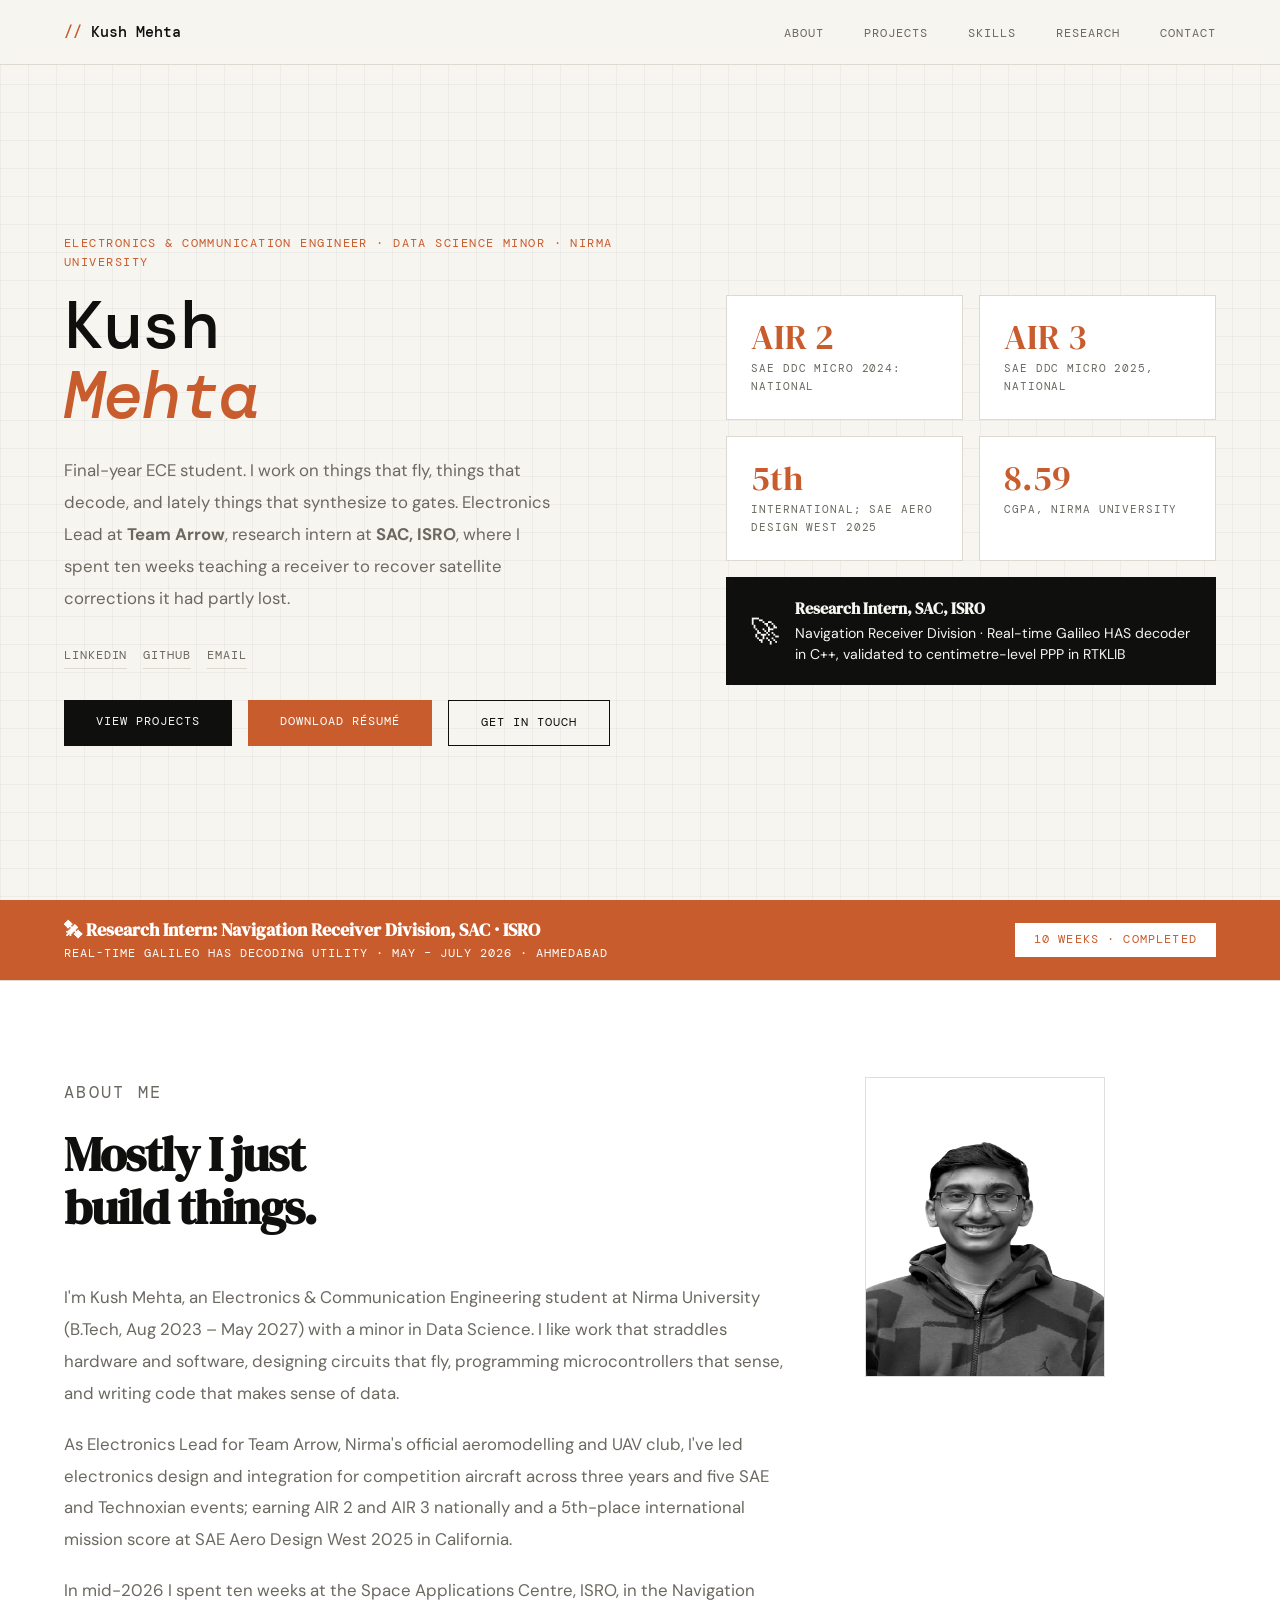
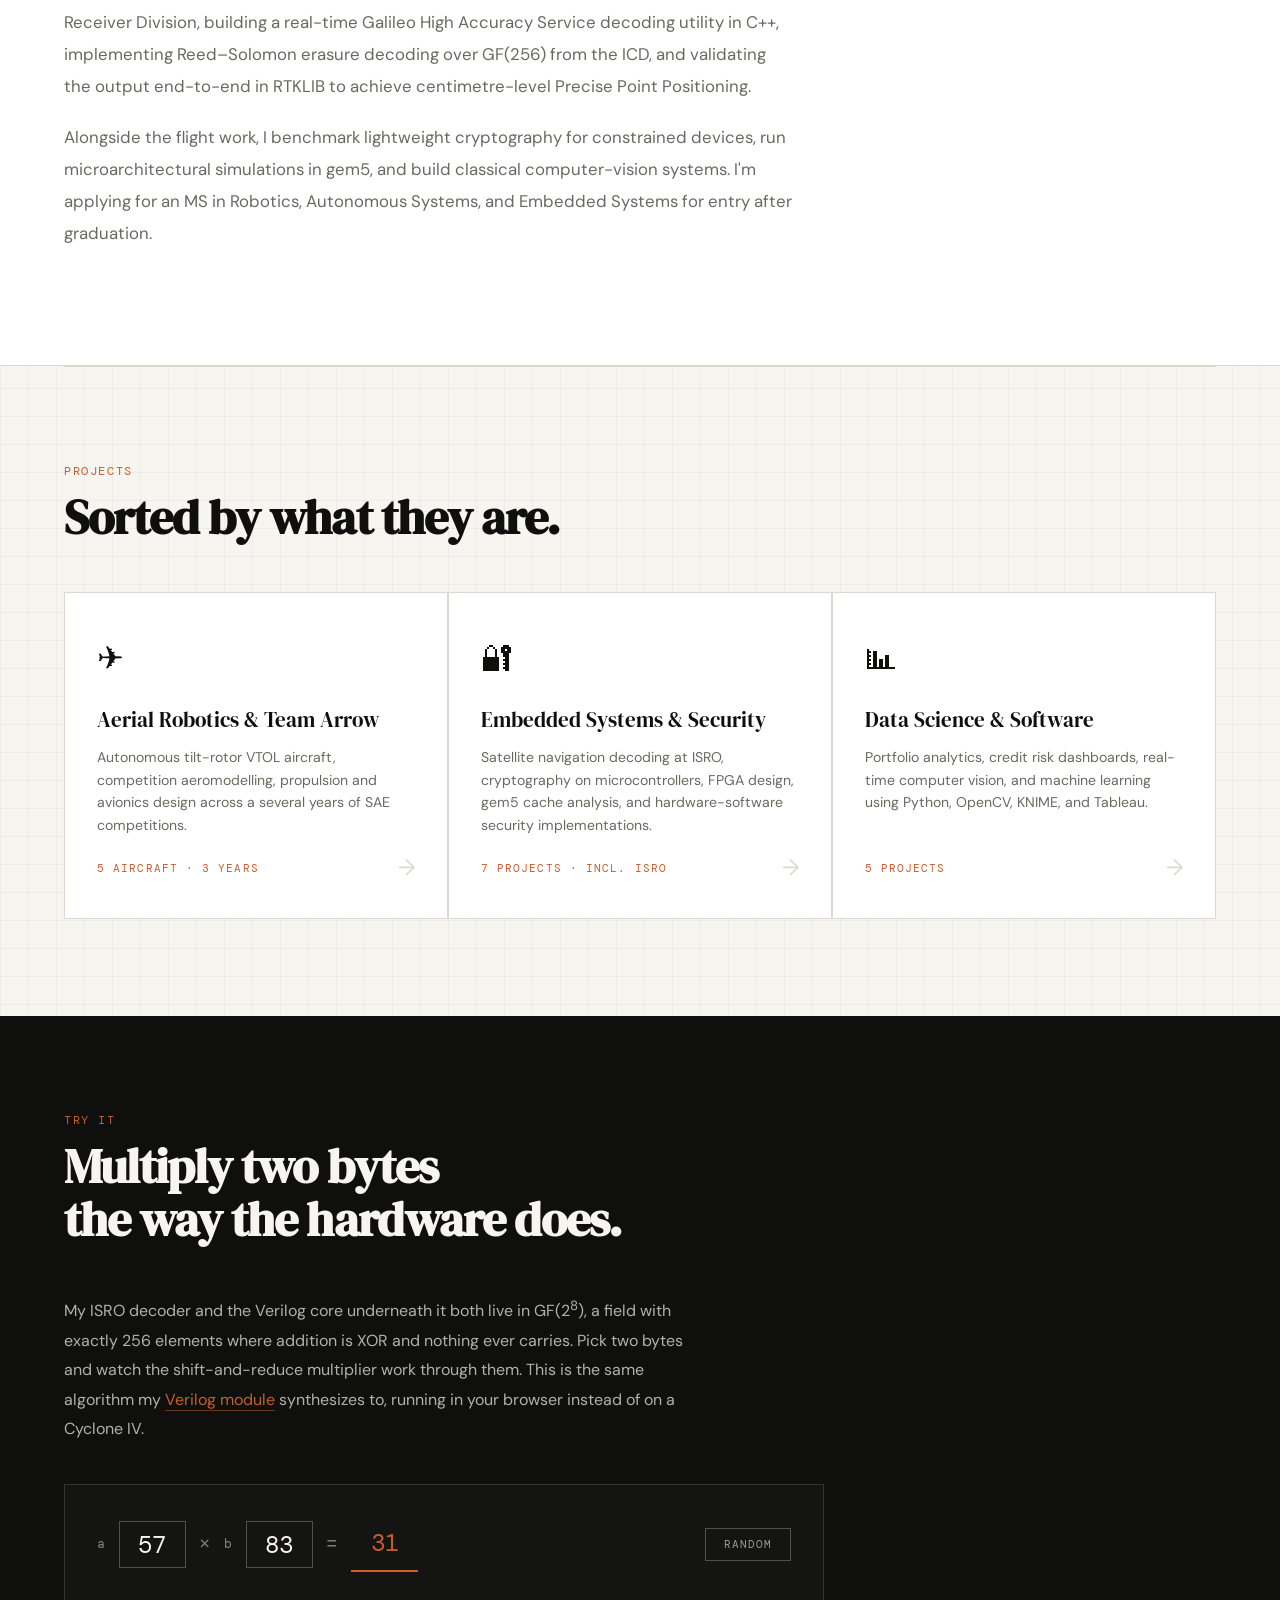
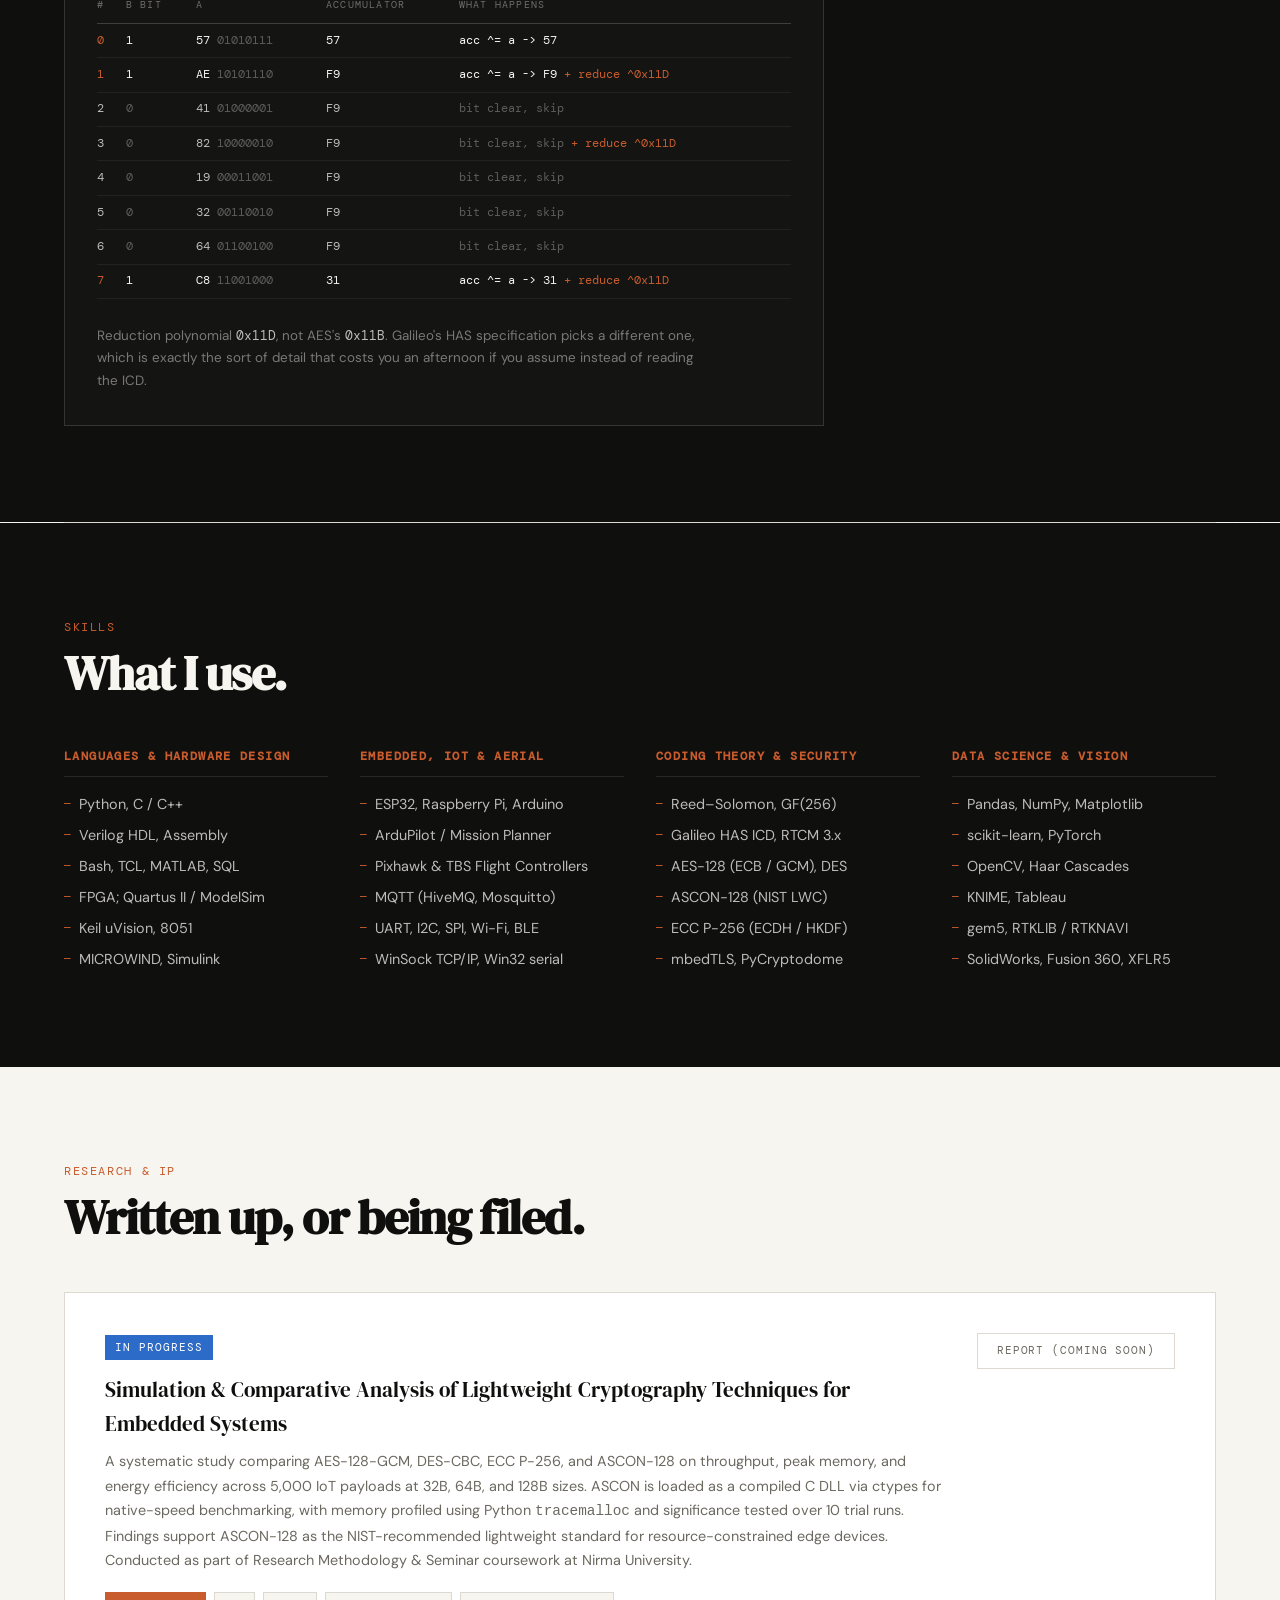
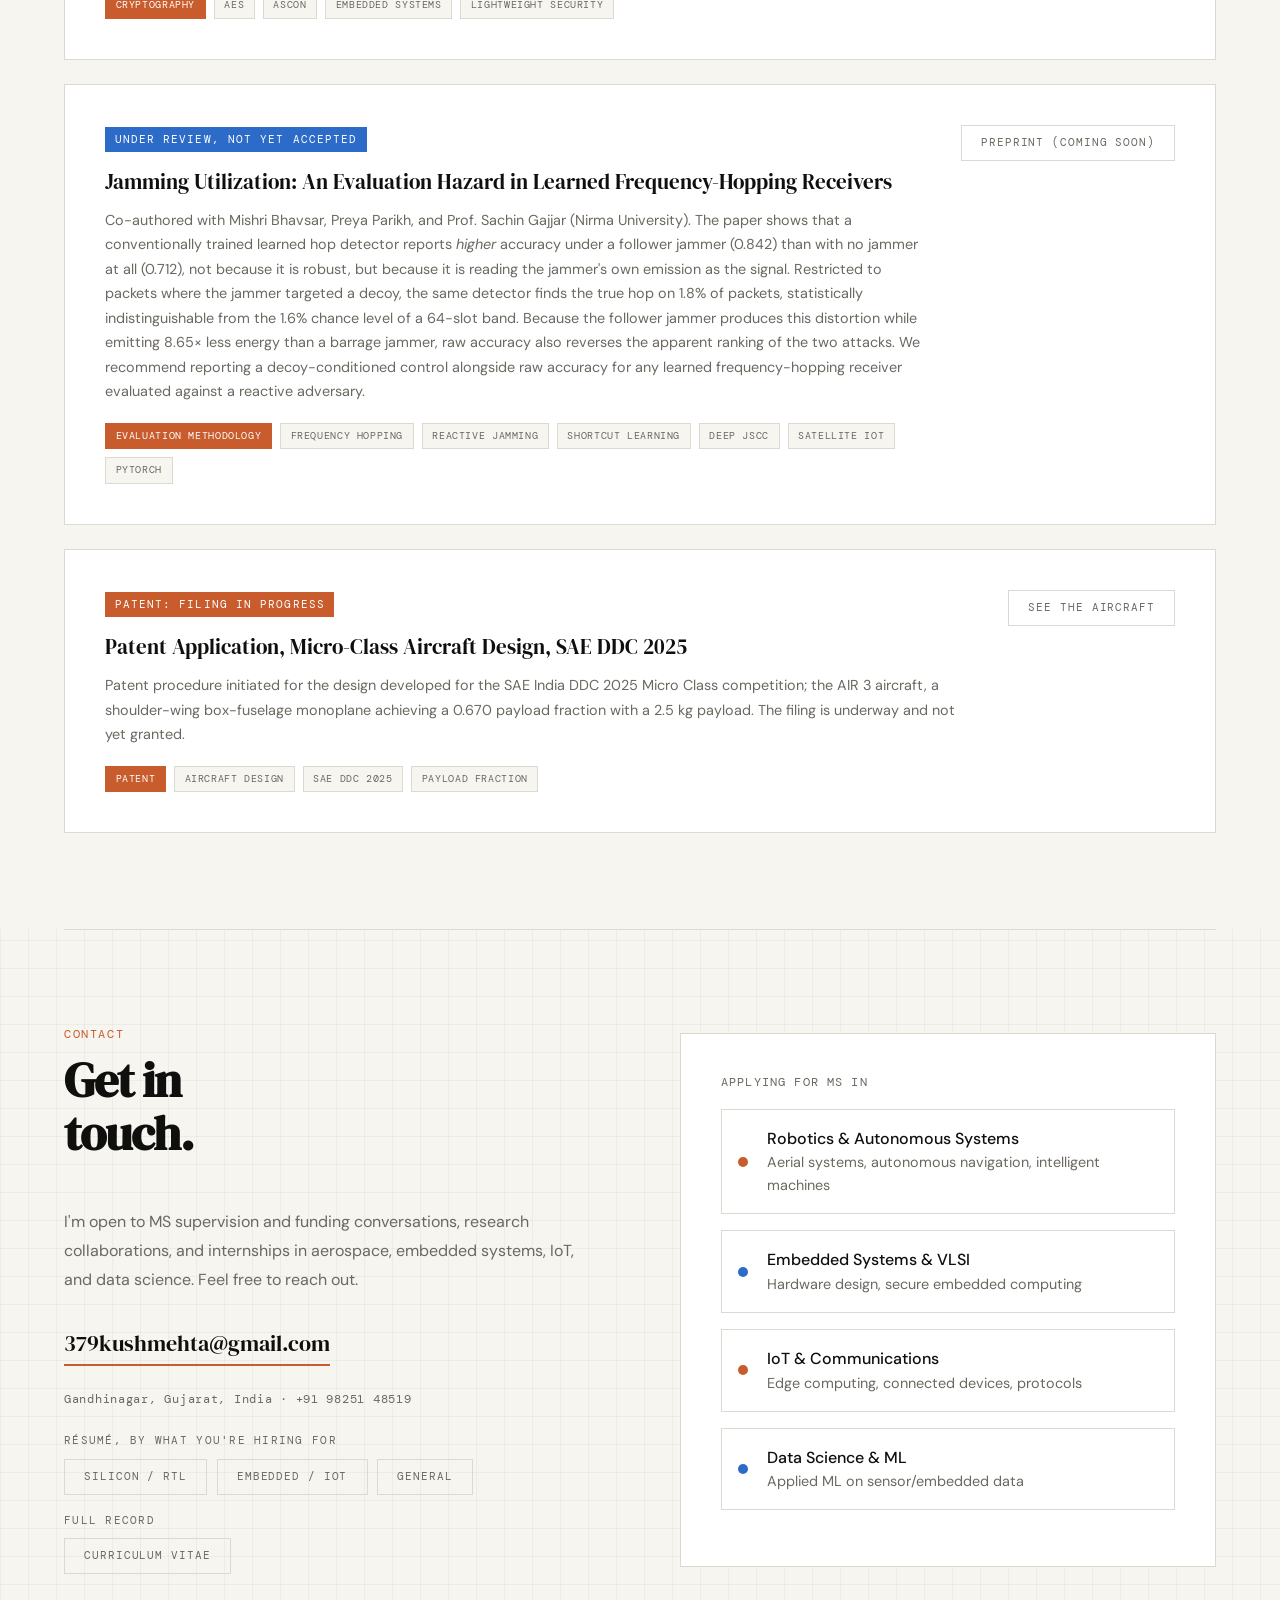
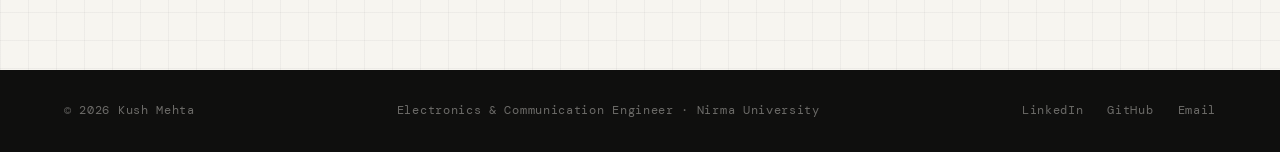
<file: index.html>
<!DOCTYPE html>
<html lang="en">
<head>
  <meta charset="UTF-8"/>
  <meta name="viewport" content="width=device-width, initial-scale=1.0"/>
  <title>Kush Mehta: Electronics & Communication Engineer</title>
  <meta name="description" content="Kush Mehta, Electronics &amp; Communication Engineering student at Nirma University. Research intern at SAC, ISRO (Galileo HAS decoder). Electronics Lead at Team Arrow UAV Club. Aerial robotics, embedded security, and applied data science."/>
  <meta name="author" content="Kush Mehta"/>
  <meta property="og:type" content="website"/>
  <meta property="og:title" content="Kush Mehta; Electronics &amp; Communication Engineer"/>
  <meta property="og:description" content="Research intern at SAC, ISRO. Electronics Lead at Team Arrow UAV Club. Aerial robotics, coding theory, embedded security, and applied data science."/>
  <meta name="twitter:card" content="summary"/>
  <link rel="icon" href="data:image/svg+xml,%3Csvg xmlns='http://www.w3.org/2000/svg' viewBox='0 0 100 100'%3E%3Crect width='100' height='100' fill='%230F0F0E'/%3E%3Ctext x='50' y='70' font-size='60' font-family='serif' fill='%23C85C2D' text-anchor='middle'%3EK%3C/text%3E%3C/svg%3E"/>
  <link href="https://fonts.googleapis.com/css2?family=DM+Serif+Display:ital@0;1&family=DM+Mono:wght@300;400;500&family=DM+Sans:wght@300;400;500&display=swap" rel="stylesheet"/>
  <link rel="stylesheet" href="style.css"/>
  <style>
    /* HERO */
    .hero {
      min-height: 100vh;
      display: grid;
      grid-template-columns: 1.1fr 0.9fr;
      padding: 0 4rem;
      padding-top: 80px;
      gap: 4rem;
      align-items: center;
    }
    .hero-tag {
      font-family: 'DM Mono', monospace;
      font-size: 0.75rem;
      letter-spacing: 0.12em;
      text-transform: uppercase;
      color: var(--accent);
      margin-bottom: 1.2rem;
      opacity: 0;
      animation: fadeUp 0.8s 0.2s forwards;
    }
    .hero-name {
      font-family: 'DM Mono', monospace;
      font-weight: 500;
      font-size: clamp(2.6rem, 5.2vw, 4.6rem);
      line-height: 1.05;
      letter-spacing: -0.02em;
      margin-bottom: 1.5rem;
      opacity: 0;
      animation: fadeUp 0.8s 0.4s forwards;
    }
    .hero-name em { font-style: italic; color: var(--accent); }
    .hero-bio {
      font-size: 1.05rem;
      color: var(--muted);
      max-width: 500px;
      line-height: 1.9;
      margin-bottom: 2rem;
      opacity: 0;
      animation: fadeUp 0.8s 0.6s forwards;
    }
    .hero-social {
      display: flex; gap: 1rem; margin-bottom: 2rem;
      opacity: 0;
      animation: fadeUp 0.8s 0.7s forwards;
    }
    .social-link {
      font-family: 'DM Mono', monospace;
      font-size: 0.72rem;
      letter-spacing: 0.08em;
      text-transform: uppercase;
      color: var(--muted);
      text-decoration: none;
      border-bottom: 1px solid var(--border);
      padding-bottom: 2px;
      transition: color 0.2s, border-color 0.2s;
    }
    .social-link:hover { color: var(--accent); border-color: var(--accent); }
    .hero-ctas {
      display: flex; gap: 1rem; flex-wrap: wrap;
      opacity: 0;
      animation: fadeUp 0.8s 0.8s forwards;
    }
    .hero-right {
      display: flex; flex-direction: column; gap: 1rem;
      opacity: 0;
      animation: fadeIn 1s 1s forwards;
    }
    .hero-stat-row { display: flex; gap: 1rem; }
    .hero-stat {
      flex: 1; background: var(--card);
      border: 1px solid var(--border); padding: 1.5rem;
      transition: border-color 0.2s;
    }
    .hero-stat:hover { border-color: var(--accent); }
    .hero-stat-num {
      font-family: 'DM Serif Display', serif;
      font-size: 2.2rem; color: var(--accent);
      line-height: 1; margin-bottom: 0.3rem;
    }
    .hero-stat-label {
      font-family: 'DM Mono', monospace;
      font-size: 0.68rem; letter-spacing: 0.08em;
      text-transform: uppercase; color: var(--muted);
    }
    .hero-badge {
      background: var(--ink); color: var(--bg);
      padding: 1.2rem 1.5rem;
      display: flex; align-items: center; gap: 1rem;
    }
    .hero-badge-icon { font-size: 1.8rem; flex-shrink: 0; }
    .hero-badge-text { font-size: 0.88rem; line-height: 1.5; }
    .hero-badge-text strong { display: block; font-family: 'DM Serif Display', serif; font-size: 1rem; margin-bottom: 0.2rem; }

    /* INTERNSHIP BANNER */
    .internship-banner {
      background: var(--accent);
      color: white;
      padding: 1rem 4rem;
      display: flex;
      align-items: center;
      justify-content: space-between;
      gap: 1rem;
      text-decoration: none;
      transition: background 0.2s;
    }
    .internship-banner:hover { background: #A94A22; }
    .internship-banner-text {
      font-family: 'DM Mono', monospace;
      font-size: 0.78rem;
      letter-spacing: 0.08em;
      text-transform: uppercase;
    }
    .internship-banner-text strong {
      font-family: 'DM Serif Display', serif;
      font-size: 1.1rem;
      text-transform: none;
      letter-spacing: 0;
      display: block;
    }
    .isro-badge {
      background: white;
      color: var(--accent);
      font-family: 'DM Mono', monospace;
      font-size: 0.72rem;
      letter-spacing: 0.1em;
      text-transform: uppercase;
      padding: 0.5rem 1.2rem;
      white-space: nowrap;
    }

    /* ABOUT */
    #about { padding: 6rem 4rem; background: var(--card); border-top: 1px solid var(--border); border-bottom: 1px solid var(--border); }
    .about-grid { display: grid; grid-template-columns: 1.35fr 0.65fr; gap: 4.5rem; align-items: start; }
    .about-portrait { position: sticky; top: 110px; }
    .about-portrait img { width: 100%; max-width: 240px; display: block; filter: grayscale(1) contrast(1.05); border: 1px solid var(--border); }
    .about-portrait img:hover { filter: none; }
    .about-text p { color: var(--muted); font-size: 1.05rem; line-height: 1.9; margin-bottom: 1.2rem; }
    .about-highlights { display: flex; flex-direction: column; gap: 1rem; }
    .highlight-item {
      display: flex; gap: 1.2rem; padding: 1.2rem;
      border: 1px solid var(--border); align-items: flex-start;
      transition: border-color 0.2s;
    }
    .highlight-item:hover { border-color: var(--accent); }
    .highlight-icon { font-size: 1.4rem; flex-shrink: 0; }
    .highlight-content h4 { font-family: 'DM Serif Display', serif; font-size: 1rem; margin-bottom: 0.2rem; }
    .highlight-content p { font-size: 0.85rem; color: var(--muted); line-height: 1.5; }

    /* PROJECTS HUB */
    #projects { padding: 6rem 4rem; }
    .project-categories { display: grid; grid-template-columns: repeat(3, 1fr); gap: 1.5px; background: var(--border); border: 1.5px solid var(--border); margin-bottom: 1.5px; }
    .category-card {
      background: var(--card);
      padding: 2.5rem 2rem;
      text-decoration: none; color: inherit;
      position: relative; overflow: hidden;
      transition: background 0.2s;
      display: flex; flex-direction: column;
    }
    .category-card::after {
      content: '→';
      position: absolute;
      bottom: 2rem; right: 2rem;
      font-size: 1.4rem;
      color: var(--border);
      transition: color 0.2s, transform 0.2s;
    }
    .category-card:hover { background: #FAFAF7; }
    .category-card:hover::after { color: var(--accent); transform: translateX(4px); }
    .category-card::before {
      content: '';
      position: absolute; top: 0; left: 0;
      width: 100%; height: 3px;
      background: var(--accent);
      transform: scaleX(0);
      transform-origin: left;
      transition: transform 0.3s;
    }
    .category-card:hover::before { transform: scaleX(1); }
    .category-icon { font-size: 2rem; margin-bottom: 1.2rem; }
    .category-title { font-family: 'DM Serif Display', serif; font-size: 1.3rem; margin-bottom: 0.6rem; }
    .category-desc { font-size: 0.88rem; color: var(--muted); line-height: 1.6; margin-bottom: 1.5rem; flex: 1; }
    .category-count {
      font-family: 'DM Mono', monospace;
      font-size: 0.68rem; letter-spacing: 0.1em;
      text-transform: uppercase; color: var(--accent);
    }

    /* SKILLS STRIP */
    #skills { padding: 6rem 4rem; background: var(--ink); color: var(--bg); }
    #skills .section-label { color: var(--accent); }
    #skills .section-title { color: var(--bg); }
    .skills-grid { display: grid; grid-template-columns: repeat(4, 1fr); gap: 2rem; }
    .skill-group h3 {
      font-family: 'DM Mono', monospace; font-size: 0.72rem;
      letter-spacing: 0.12em; text-transform: uppercase;
      color: var(--accent); margin-bottom: 1rem;
      padding-bottom: 0.6rem; border-bottom: 1px solid rgba(255,255,255,0.1);
    }
    .skill-list { list-style: none; display: flex; flex-direction: column; gap: 0.5rem; }
    .skill-list li { font-size: 0.9rem; color: rgba(247,245,240,0.75); display: flex; align-items: center; gap: 0.5rem; }
    .skill-list li::before { content: '—'; color: var(--accent); font-family: 'DM Mono', monospace; font-size: 0.7rem; }

    /* RESEARCH */
    #research { padding: 6rem 4rem; background: var(--bg); }
    .research-card {
      background: var(--card); border: 1px solid var(--border);
      padding: 2.5rem; display: grid;
      grid-template-columns: 1fr auto; gap: 2rem; align-items: start;
      transition: border-color 0.2s;
    }
    .research-card:hover { border-color: var(--accent); }
    .research-status {
      font-family: 'DM Mono', monospace; font-size: 0.68rem;
      letter-spacing: 0.1em; text-transform: uppercase;
      color: white; background: var(--accent2);
      padding: 0.25rem 0.6rem; display: inline-block; margin-bottom: 0.8rem;
    }
    .research-title { font-family: 'DM Serif Display', serif; font-size: 1.3rem; margin-bottom: 0.6rem; }
    .research-desc { font-size: 0.9rem; color: var(--muted); line-height: 1.7; }

    .dl-block { margin-top: 1.5rem; }
    .dl-head {
      font-family: 'DM Mono', monospace; font-size: 0.66rem;
      letter-spacing: 0.12em; text-transform: uppercase; color: var(--muted);
      margin: 1.1rem 0 0.55rem;
    }
    .dl-row { display: flex; gap: 0.6rem; flex-wrap: wrap; }

    /* CONTACT */
    #contact { padding: 6rem 4rem; }
    .contact-inner { display: grid; grid-template-columns: 1fr 1fr; gap: 5rem; align-items: center; }
    .contact-sub { color: var(--muted); font-size: 1rem; line-height: 1.8; margin-bottom: 2rem; }
    .contact-email {
      font-family: 'DM Serif Display', serif; font-size: 1.4rem;
      color: var(--ink); text-decoration: none;
      border-bottom: 2px solid var(--accent); padding-bottom: 2px;
      transition: color 0.2s; display: inline-block;
    }
    .contact-email:hover { color: var(--accent); }
    .contact-right { background: var(--card); border: 1px solid var(--border); padding: 2.5rem; }
    .spec-item {
      display: flex; align-items: center; gap: 1.2rem;
      padding: 1rem; border: 1px solid var(--border); margin-bottom: 1rem;
      transition: border-color 0.2s;
    }
    .spec-item:hover { border-color: var(--accent); }
    .spec-dot { width: 10px; height: 10px; border-radius: 50%; background: var(--accent); flex-shrink: 0; }
    .spec-dot.blue { background: var(--accent2); }
    .spec-item-text { font-size: 0.9rem; color: var(--muted); }
    .spec-item-text strong { display: block; font-size: 1rem; color: var(--ink); font-weight: 500; }


    /* GF(2^8) PLAYGROUND */
    #gf-playground { padding: 6rem 4rem; background: var(--ink); color: var(--bg); }
    #gf-playground .section-label { color: var(--accent); }
    #gf-playground .section-title { color: var(--bg); }
    .gf-lede { max-width: 620px; color: rgba(247,245,240,0.7); line-height: 1.85; font-size: 1rem; margin-bottom: 2.5rem; }
    .gf-lede a { color: var(--accent); border-bottom: 1px solid rgba(200,92,45,0.5); text-decoration: none; }
    .gf-lede a:hover { border-bottom-color: var(--accent); }
    .gf-box { border: 1px solid rgba(255,255,255,0.14); padding: 2rem; max-width: 760px; background: rgba(255,255,255,0.02); }
    .gf-inputs { display: flex; align-items: center; gap: 0.85rem; flex-wrap: wrap; }
    .gf-inputs label { font-family: 'DM Mono', monospace; font-size: 0.8rem; color: rgba(247,245,240,0.5); }
    .gf-inputs input {
      width: 4.2rem; background: transparent; border: 1px solid rgba(255,255,255,0.25);
      color: var(--bg); font-family: 'DM Mono', monospace; font-size: 1.5rem;
      padding: 0.45rem 0.6rem; text-align: center; text-transform: uppercase;
    }
    .gf-inputs input:focus { outline: none; border-color: var(--accent); }
    .gf-op { font-family: 'DM Mono', monospace; font-size: 1.2rem; color: rgba(247,245,240,0.45); }
    #gf-out {
      font-family: 'DM Mono', monospace; font-size: 1.5rem; color: var(--accent);
      border-bottom: 2px solid var(--accent); padding: 0.45rem 0.9rem; min-width: 4.2rem;
      text-align: center; display: inline-block;
    }
    #gf-rand {
      margin-left: auto; background: transparent; color: rgba(247,245,240,0.6);
      border: 1px solid rgba(255,255,255,0.25); font-family: 'DM Mono', monospace;
      font-size: 0.7rem; letter-spacing: 0.1em; text-transform: uppercase;
      padding: 0.55rem 1.1rem; cursor: pointer; transition: color 0.2s, border-color 0.2s;
    }
    #gf-rand:hover { color: var(--accent); border-color: var(--accent); }
    .gf-err { color: #e5794f; font-family: 'DM Mono', monospace; font-size: 0.75rem; margin-top: 0.9rem; }
    .gf-tablewrap { overflow-x: auto; margin-top: 1.6rem; }
    .gf-steps { width: 100%; border-collapse: collapse; font-family: 'DM Mono', monospace; font-size: 0.78rem; }
    .gf-steps th {
      text-align: left; font-weight: 400; font-size: 0.62rem; letter-spacing: 0.12em;
      text-transform: uppercase; color: rgba(247,245,240,0.4);
      border-bottom: 1px solid rgba(255,255,255,0.18); padding: 0 0.8rem 0.6rem 0;
    }
    .gf-steps td { padding: 0.42rem 0.8rem 0.42rem 0; color: rgba(247,245,240,0.75); border-bottom: 1px solid rgba(255,255,255,0.06); white-space: nowrap; }
    .gf-steps tr.on td { color: var(--bg); }
    .gf-steps tr.on td:first-child { color: var(--accent); }
    .gf-steps .muted { color: rgba(247,245,240,0.32); }
    .gf-steps .xor { color: var(--accent); }
    .gf-foot { margin-top: 1.6rem; font-size: 0.84rem; color: rgba(247,245,240,0.45); line-height: 1.7; max-width: 620px; }
    .gf-foot code { font-family: 'DM Mono', monospace; color: rgba(247,245,240,0.75); }
    @media (max-width: 900px) {
      #gf-playground { padding: 4rem 1.5rem; }
      .gf-box { padding: 1.2rem; }
      #gf-rand { margin-left: 0; }
    }

    @media (max-width: 900px) {
      .hero { grid-template-columns: 1fr; padding: 6rem 1.5rem 3rem; }
      .hero-right { display: none; }
      #about, #projects, #skills, #research, #contact { padding: 4rem 1.5rem; }
      .about-grid, .contact-inner { grid-template-columns: 1fr; gap: 2.5rem; }
      .project-categories { grid-template-columns: 1fr; }
      .skills-grid { grid-template-columns: 1fr 1fr; }
      .internship-banner { padding: 1rem 1.5rem; flex-direction: column; text-align: center; }
      .research-card { grid-template-columns: 1fr; }
    }
  </style>
</head>
<body>

<a href="#about" class="skip-link">Skip to content</a>

<nav>
  <a href="index.html" class="nav-logo">Kush Mehta</a>
  <ul class="nav-links">
    <li><a href="#about">About</a></li>
    <li><a href="#projects">Projects</a></li>
    <li><a href="#skills">Skills</a></li>
    <li><a href="#research">Research</a></li>
    <li><a href="#contact">Contact</a></li>
  </ul>
</nav>

<!-- HERO -->
<section class="hero">
  <div class="hero-left">
    <p class="hero-tag">Electronics &amp; Communication Engineer · Data Science Minor · Nirma University</p>
    <h1 class="hero-name">Kush<br/><em>Mehta</em></h1>
    <p class="hero-bio">
      Final-year ECE student. I work on things that fly, things that decode, and lately
      things that synthesize to gates. Electronics Lead at <strong>Team Arrow</strong>,
      research intern at <strong>SAC, ISRO</strong>, where I spent ten weeks
      teaching a receiver to recover satellite corrections it had partly lost.
    </p>
    <div class="hero-social">
      <a href="https://www.linkedin.com/in/-kushmehta" target="_blank" rel="noopener" class="social-link">LinkedIn</a>
      <a href="https://github.com/Kush-Git-379" target="_blank" rel="noopener" class="social-link">GitHub</a>
      <a href="mailto:379kushmehta@gmail.com" class="social-link">Email</a>
    </div>
    <div class="hero-ctas">
      <a href="#projects" class="btn btn-primary">View Projects</a>
      <a href="Kush_Mehta_Resume_General.pdf" class="btn btn-accent" download>Download Résumé</a>
      <a href="#contact" class="btn btn-outline">Get in Touch</a>
    </div>
  </div>
  <div class="hero-right">
    <div class="hero-stat-row">
      <div class="hero-stat">
        <div class="hero-stat-num">AIR 2</div>
        <div class="hero-stat-label">SAE DDC Micro 2024: National</div>
      </div>
      <div class="hero-stat">
        <div class="hero-stat-num">AIR 3</div>
        <div class="hero-stat-label">SAE DDC Micro 2025, National</div>
      </div>
    </div>
    <div class="hero-stat-row">
      <div class="hero-stat">
        <div class="hero-stat-num">5th</div>
        <div class="hero-stat-label">International; SAE Aero Design West 2025</div>
      </div>
      <div class="hero-stat">
        <div class="hero-stat-num">8.59</div>
        <div class="hero-stat-label">CGPA, Nirma University</div>
      </div>
    </div>
    <div class="hero-badge">
      <div class="hero-badge-icon">&#128640;&#65038;</div>
      <div class="hero-badge-text">
        <strong>Research Intern, SAC, ISRO</strong>
        Navigation Receiver Division · Real-time Galileo HAS decoder in C++, validated to centimetre-level PPP in RTKLIB
      </div>
    </div>
  </div>
</section>

<!-- ISRO BANNER -->
<a href="projects-embedded.html#isro" class="internship-banner">
  <div class="internship-banner-text">
    <strong>&#128752;&#65038; Research Intern: Navigation Receiver Division, SAC · ISRO</strong>
    Real-Time Galileo HAS Decoding Utility · May – July 2026 · Ahmedabad
  </div>
  <div class="isro-badge">10 Weeks · Completed</div>
</a>

<!-- ABOUT -->
<section id="about">
  <div class="about-grid">
    <div class="about-text reveal">
      <p class="section-label">About Me</p>
      <h2 class="section-title">Mostly I just<br/>build things.</h2>
      <p>I'm Kush Mehta, an Electronics &amp; Communication Engineering student at Nirma University (B.Tech, Aug 2023 – May 2027) with a minor in Data Science. I like work that straddles hardware and software, designing circuits that fly, programming microcontrollers that sense, and writing code that makes sense of data.</p>
      <p>As Electronics Lead for Team Arrow, Nirma's official aeromodelling and UAV club, I've led electronics design and integration for competition aircraft across three years and five SAE and Technoxian events; earning AIR 2 and AIR 3 nationally and a 5th-place international mission score at SAE Aero Design West 2025 in California.</p>
      <p>In mid-2026 I spent ten weeks at the Space Applications Centre, ISRO, in the Navigation Receiver Division, building a real-time Galileo High Accuracy Service decoding utility in C++, implementing Reed–Solomon erasure decoding over GF(256) from the ICD, and validating the output end-to-end in RTKLIB to achieve centimetre-level Precise Point Positioning.</p>
      <p>Alongside the flight work, I benchmark lightweight cryptography for constrained devices, run microarchitectural simulations in gem5, and build classical computer-vision systems. I'm applying for an MS in Robotics, Autonomous Systems, and Embedded Systems for entry after graduation.</p>
    </div>
    <figure class="about-portrait reveal">
      <img src="kush.jpg" alt="Kush Mehta" width="240" height="300"/>
        </figure>
    </div>
</section>

<div class="divider"></div>

<!-- PROJECTS HUB -->
<section id="projects">
  <p class="section-label reveal">Projects</p>
  <h2 class="section-title reveal">Sorted by what they are.</h2>
  <div class="project-categories reveal">
    <a href="projects-aerial.html" class="category-card">
      <div class="category-icon">&#9992;&#65038;</div>
      <div class="category-title">Aerial Robotics & Team Arrow</div>
      <div class="category-desc">Autonomous tilt-rotor VTOL aircraft, competition aeromodelling, propulsion and avionics design across a several years of SAE competitions.</div>
      <div class="category-count">5 Aircraft · 3 Years</div>
    </a>
    <a href="projects-embedded.html" class="category-card">
      <div class="category-icon">&#128272;&#65038;</div>
      <div class="category-title">Embedded Systems & Security</div>
      <div class="category-desc">Satellite navigation decoding at ISRO, cryptography on microcontrollers, FPGA design, gem5 cache analysis, and hardware-software security implementations.</div>
      <div class="category-count">7 Projects · Incl. ISRO</div>
    </a>
    <a href="projects-data.html" class="category-card">
      <div class="category-icon">&#128202;&#65038;</div>
      <div class="category-title">Data Science & Software</div>
      <div class="category-desc">Portfolio analytics, credit risk dashboards, real-time computer vision, and machine learning using Python, OpenCV, KNIME, and Tableau.</div>
      <div class="category-count">5 Projects</div>
    </a>
  </div>
</section>

<!-- GF(2^8) INTERACTIVE MULTIPLIER -->
<section id="gf-playground">
  <p class="section-label reveal">Try it</p>
  <h2 class="section-title reveal">Multiply two bytes<br/>the way the hardware does.</h2>
  <p class="gf-lede reveal">
    My ISRO decoder and the Verilog core underneath it both live in GF(2<sup>8</sup>), a field with
    exactly 256 elements where addition is XOR and nothing ever carries. Pick two bytes and watch the
    shift-and-reduce multiplier work through them. This is the same algorithm my
    <a href="https://github.com/Kush-Git-379/gf256-rtl" target="_blank" rel="noopener">Verilog module</a>
    synthesizes to, running in your browser instead of on a Cyclone IV.
  </p>

  <div class="gf-box reveal">
    <div class="gf-inputs">
      <label for="gf-a">a</label>
      <input id="gf-a" type="text" value="57" maxlength="2" spellcheck="false" autocomplete="off" aria-label="operand a, hex"/>
      <span class="gf-op">&times;</span>
      <label for="gf-b">b</label>
      <input id="gf-b" type="text" value="83" maxlength="2" spellcheck="false" autocomplete="off" aria-label="operand b, hex"/>
      <span class="gf-op">=</span>
      <output id="gf-out" for="gf-a gf-b">31</output>
      <button id="gf-rand" type="button">random</button>
    </div>
    <p id="gf-err" class="gf-err" hidden>Two hex bytes, 00 to FF.</p>

    <div class="gf-tablewrap">
      <table class="gf-steps">
        <thead>
          <tr><th>#</th><th>b bit</th><th>a</th><th>accumulator</th><th>what happens</th></tr>
        </thead>
        <tbody id="gf-tbody"></tbody>
      </table>
    </div>

    <p class="gf-foot">
      Reduction polynomial <code>0x11D</code>, not AES's <code>0x11B</code>. Galileo's HAS
      specification picks a different one, which is exactly the sort of detail that costs you an
      afternoon if you assume instead of reading the ICD.
    </p>
  </div>
</section>

<div class="divider"></div>

<!-- SKILLS -->
<section id="skills">
  <p class="section-label reveal">Skills</p>
  <h2 class="section-title reveal">What I use.</h2>
  <div class="skills-grid">
    <div class="skill-group reveal">
      <h3>Languages &amp; Hardware Design</h3>
      <ul class="skill-list">
        <li>Python, C / C++</li>
        <li>Verilog HDL, Assembly</li>
        <li>Bash, TCL, MATLAB, SQL</li>
        <li>FPGA; Quartus II / ModelSim</li>
        <li>Keil uVision, 8051</li>
        <li>MICROWIND, Simulink</li>
      </ul>
    </div>
    <div class="skill-group reveal">
      <h3>Embedded, IoT &amp; Aerial</h3>
      <ul class="skill-list">
        <li>ESP32, Raspberry Pi, Arduino</li>
        <li>ArduPilot / Mission Planner</li>
        <li>Pixhawk &amp; TBS Flight Controllers</li>
        <li>MQTT (HiveMQ, Mosquitto)</li>
        <li>UART, I2C, SPI, Wi-Fi, BLE</li>
        <li>WinSock TCP/IP, Win32 serial</li>
      </ul>
    </div>
    <div class="skill-group reveal">
      <h3>Coding Theory &amp; Security</h3>
      <ul class="skill-list">
        <li>Reed–Solomon, GF(256)</li>
        <li>Galileo HAS ICD, RTCM 3.x</li>
        <li>AES-128 (ECB / GCM), DES</li>
        <li>ASCON-128 (NIST LWC)</li>
        <li>ECC P-256 (ECDH / HKDF)</li>
        <li>mbedTLS, PyCryptodome</li>
      </ul>
    </div>
    <div class="skill-group reveal">
      <h3>Data Science &amp; Vision</h3>
      <ul class="skill-list">
        <li>Pandas, NumPy, Matplotlib</li>
        <li>scikit-learn, PyTorch</li>
        <li>OpenCV, Haar Cascades</li>
        <li>KNIME, Tableau</li>
        <li>gem5, RTKLIB / RTKNAVI</li>
        <li>SolidWorks, Fusion 360, XFLR5</li>
      </ul>
    </div>
  </div>
</section>

<!-- RESEARCH -->
<section id="research">
  <p class="section-label reveal">Research &amp; IP</p>
  <h2 class="section-title reveal">Written up, or being filed.</h2>
  <div class="research-card reveal">
    <div>
      <div class="research-status">In Progress</div>
      <div class="research-title">Simulation & Comparative Analysis of Lightweight Cryptography Techniques for Embedded Systems</div>
      <p class="research-desc">
        A systematic study comparing AES-128-GCM, DES-CBC, ECC P-256, and ASCON-128 on throughput, peak memory, and energy efficiency across 5,000 IoT payloads at 32B, 64B, and 128B sizes. ASCON is loaded as a compiled C DLL via ctypes for native-speed benchmarking, with memory profiled using Python <code>tracemalloc</code> and significance tested over 10 trial runs. Findings support ASCON-128 as the NIST-recommended lightweight standard for resource-constrained edge devices. Conducted as part of Research Methodology &amp; Seminar coursework at Nirma University.
      </p>
      <div style="margin-top:1.2rem; display:flex; gap:0.5rem; flex-wrap:wrap;">
        <span class="tag accent">Cryptography</span>
        <span class="tag">AES</span>
        <span class="tag">ASCON</span>
        <span class="tag">Embedded Systems</span>
        <span class="tag">Lightweight Security</span>
      </div>
    </div>
    <div style="display:flex;flex-direction:column;gap:0.8rem;flex-shrink:0;">
      <a href="#" class="btn-small">Report (Coming Soon)</a>
    </div>
  </div>

  <!-- Jamming utilization paper -->
  <div class="research-card reveal" style="margin-top:1.5rem;">
    <div>
      <div class="research-status">Under Review, Not Yet Accepted</div>
      <div class="research-title">Jamming Utilization: An Evaluation Hazard in Learned Frequency-Hopping Receivers</div>
      <p class="research-desc">
        Co-authored with Mishri Bhavsar, Preya Parikh, and Prof. Sachin Gajjar (Nirma University). The paper shows that a conventionally trained learned hop detector reports <em>higher</em> accuracy under a follower jammer (0.842) than with no jammer at all (0.712), not because it is robust, but because it is reading the jammer's own emission as the signal. Restricted to packets where the jammer targeted a decoy, the same detector finds the true hop on 1.8% of packets, statistically indistinguishable from the 1.6% chance level of a 64-slot band. Because the follower jammer produces this distortion while emitting 8.65× less energy than a barrage jammer, raw accuracy also reverses the apparent ranking of the two attacks. We recommend reporting a decoy-conditioned control alongside raw accuracy for any learned frequency-hopping receiver evaluated against a reactive adversary.
      </p>
      <div style="margin-top:1.2rem; display:flex; gap:0.5rem; flex-wrap:wrap;">
        <span class="tag accent">Evaluation Methodology</span>
        <span class="tag">Frequency Hopping</span>
        <span class="tag">Reactive Jamming</span>
        <span class="tag">Shortcut Learning</span>
        <span class="tag">Deep JSCC</span>
        <span class="tag">Satellite IoT</span>
        <span class="tag">PyTorch</span>
      </div>
    </div>
    <div style="display:flex;flex-direction:column;gap:0.8rem;flex-shrink:0;">
      <!-- TODO: link the preprint (arXiv / institutional repo) once Kush is comfortable publishing it. -->
      <a href="#" class="btn-small">Preprint (Coming Soon)</a>
    </div>
  </div>

  <!-- Patent -->
  <div class="research-card reveal" style="margin-top:1.5rem;">
    <div>
      <div class="research-status" style="background:var(--accent);">Patent: Filing In Progress</div>
      <div class="research-title">Patent Application, Micro-Class Aircraft Design, SAE DDC 2025</div>
      <p class="research-desc">
        Patent procedure initiated for the design developed for the SAE India DDC 2025 Micro Class competition; the AIR 3 aircraft, a shoulder-wing box-fuselage monoplane achieving a 0.670 payload fraction with a 2.5 kg payload. The filing is underway and not yet granted.
      </p>
      <div style="margin-top:1.2rem; display:flex; gap:0.5rem; flex-wrap:wrap;">
        <span class="tag accent">Patent</span>
        <span class="tag">Aircraft Design</span>
        <span class="tag">SAE DDC 2025</span>
        <span class="tag">Payload Fraction</span>
      </div>
    </div>
    <div style="display:flex;flex-direction:column;gap:0.8rem;flex-shrink:0;">
      <!-- TODO: add application number, filing date, jurisdiction, and co-inventors once available. -->
      <a href="projects-aerial.html" class="btn-small">See the Aircraft</a>
    </div>
  </div>
</section>

<div class="divider"></div>

<!-- CONTACT -->
<section id="contact">
  <div class="contact-inner">
    <div class="contact-left reveal">
      <p class="section-label">Contact</p>
      <h2 class="section-title">Get in<br/>touch.</h2>
      <p class="contact-sub">I'm open to MS supervision and funding conversations, research collaborations, and internships in aerospace, embedded systems, IoT, and data science. Feel free to reach out.</p>
      <a href="mailto:379kushmehta@gmail.com" class="contact-email">379kushmehta@gmail.com</a>
      <p style="margin-top:1.5rem;font-family:'DM Mono',monospace;font-size:0.75rem;letter-spacing:0.06em;color:var(--muted);">
        Gandhinagar, Gujarat, India · +91 98251 48519
      </p>
      <div class="dl-block">
        <p class="dl-head">Résumé, by what you're hiring for</p>
        <div class="dl-row">
          <a href="Kush_Mehta_Resume_Silicon.pdf" class="btn-small" download>Silicon / RTL</a>
          <a href="Kush_Mehta_Resume_Embedded.pdf" class="btn-small" download>Embedded / IoT</a>
          <a href="Kush_Mehta_Resume_General.pdf" class="btn-small" download>General</a>
        </div>
        <p class="dl-head">Full record</p>
        <div class="dl-row">
          <a href="Kush_Mehta_CV.pdf" class="btn-small" download>Curriculum Vitae</a>
        </div>
      </div>
    </div>
    <div class="contact-right reveal">
      <p style="font-family:'DM Mono',monospace;font-size:0.72rem;letter-spacing:0.1em;text-transform:uppercase;color:var(--muted);margin-bottom:1rem;">Applying for MS In</p>
      <div class="spec-item">
        <div class="spec-dot"></div>
        <div class="spec-item-text"><strong>Robotics & Autonomous Systems</strong>Aerial systems, autonomous navigation, intelligent machines</div>
      </div>
      <div class="spec-item">
        <div class="spec-dot blue"></div>
        <div class="spec-item-text"><strong>Embedded Systems & VLSI</strong>Hardware design, secure embedded computing</div>
      </div>
      <div class="spec-item">
        <div class="spec-dot"></div>
        <div class="spec-item-text"><strong>IoT & Communications</strong>Edge computing, connected devices, protocols</div>
      </div>
      <div class="spec-item">
        <div class="spec-dot blue"></div>
        <div class="spec-item-text"><strong>Data Science & ML</strong>Applied ML on sensor/embedded data</div>
      </div>
    </div>
  </div>
</section>

<footer>
  <span>© 2026 Kush Mehta</span>
  <span>Electronics &amp; Communication Engineer · Nirma University</span>
  <div style="display:flex;gap:1.5rem;">
    <a href="https://www.linkedin.com/in/-kushmehta" target="_blank" rel="noopener">LinkedIn</a>
    <a href="https://github.com/Kush-Git-379" target="_blank" rel="noopener">GitHub</a>
    <a href="mailto:379kushmehta@gmail.com">Email</a>
  </div>
</footer>

<script>
  const reveals = document.querySelectorAll('.reveal');
  const observer = new IntersectionObserver((entries) => {
    entries.forEach((entry, i) => {
      if (entry.isIntersecting) {
        setTimeout(() => entry.target.classList.add('visible'), i * 80);
        observer.unobserve(entry.target);
      }
    });
  }, { threshold: 0.1 });
  reveals.forEach(el => observer.observe(el));
</script>
<script>
// GF(2^8) multiply over primitive polynomial 0x11D, the field Galileo HAS uses.
// Same algorithm as the shift-and-reduce variant in github.com/Kush-Git-379/gf256-rtl
(function () {
  var POLY = 0x11D;
  var aEl = document.getElementById('gf-a'),
      bEl = document.getElementById('gf-b'),
      out = document.getElementById('gf-out'),
      err = document.getElementById('gf-err'),
      body = document.getElementById('gf-tbody'),
      rnd = document.getElementById('gf-rand');
  if (!aEl) return;

  function hex(v, w) { var s = v.toString(16).toUpperCase(); while (s.length < (w || 2)) s = '0' + s; return s; }
  function bin(v) { var s = v.toString(2); while (s.length < 8) s = '0' + s; return s; }

  function steps(a, b) {
    var acc = 0, rows = [], i;
    for (i = 0; i < 8; i++) {
      var bit = (b >> i) & 1, before = acc, act;
      if (bit) { acc ^= a; act = 'acc ^= a  ->  ' + hex(acc); }
      else { act = 'bit clear, skip'; }
      rows.push({ i: i, bit: bit, a: a, acc: acc, before: before, act: act });
      a <<= 1;
      if (a & 0x100) { a ^= POLY; rows[rows.length - 1].reduced = true; }
    }
    return { rows: rows, result: acc };
  }

  function render() {
    var av = parseInt(aEl.value, 16), bv = parseInt(bEl.value, 16);
    var bad = isNaN(av) || isNaN(bv) || av < 0 || av > 255 || bv < 0 || bv > 255;
    err.hidden = !bad;
    if (bad) { out.textContent = '--'; body.innerHTML = ''; return; }

    var r = steps(av, bv);
    out.textContent = hex(r.result);
    var html = '';
    for (var k = 0; k < r.rows.length; k++) {
      var s = r.rows[k];
      html += '<tr class="' + (s.bit ? 'on' : '') + '">'
           +  '<td>' + k + '</td>'
           +  '<td class="' + (s.bit ? 'xor' : 'muted') + '">' + s.bit + '</td>'
           +  '<td>' + hex(s.a) + '  <span class="muted">' + bin(s.a & 0xFF) + '</span></td>'
           +  '<td>' + hex(s.acc) + '</td>'
           +  '<td class="' + (s.bit ? '' : 'muted') + '">' + s.act
           +  (s.reduced ? '<span class="xor">  + reduce ^0x11D</span>' : '') + '</td>'
           +  '</tr>';
    }
    body.innerHTML = html;
  }

  function clean(el) {
    el.value = el.value.replace(/[^0-9a-fA-F]/g, '').toUpperCase().slice(0, 2);
  }
  [aEl, bEl].forEach(function (el) {
    el.addEventListener('input', function () { clean(el); render(); });
    el.addEventListener('focus', function () { el.select(); });
  });
  rnd.addEventListener('click', function () {
    aEl.value = hex(1 + Math.floor(Math.random() * 255));
    bEl.value = hex(1 + Math.floor(Math.random() * 255));
    render();
  });
  render();
})();
</script>
</body>
</html>
</file>
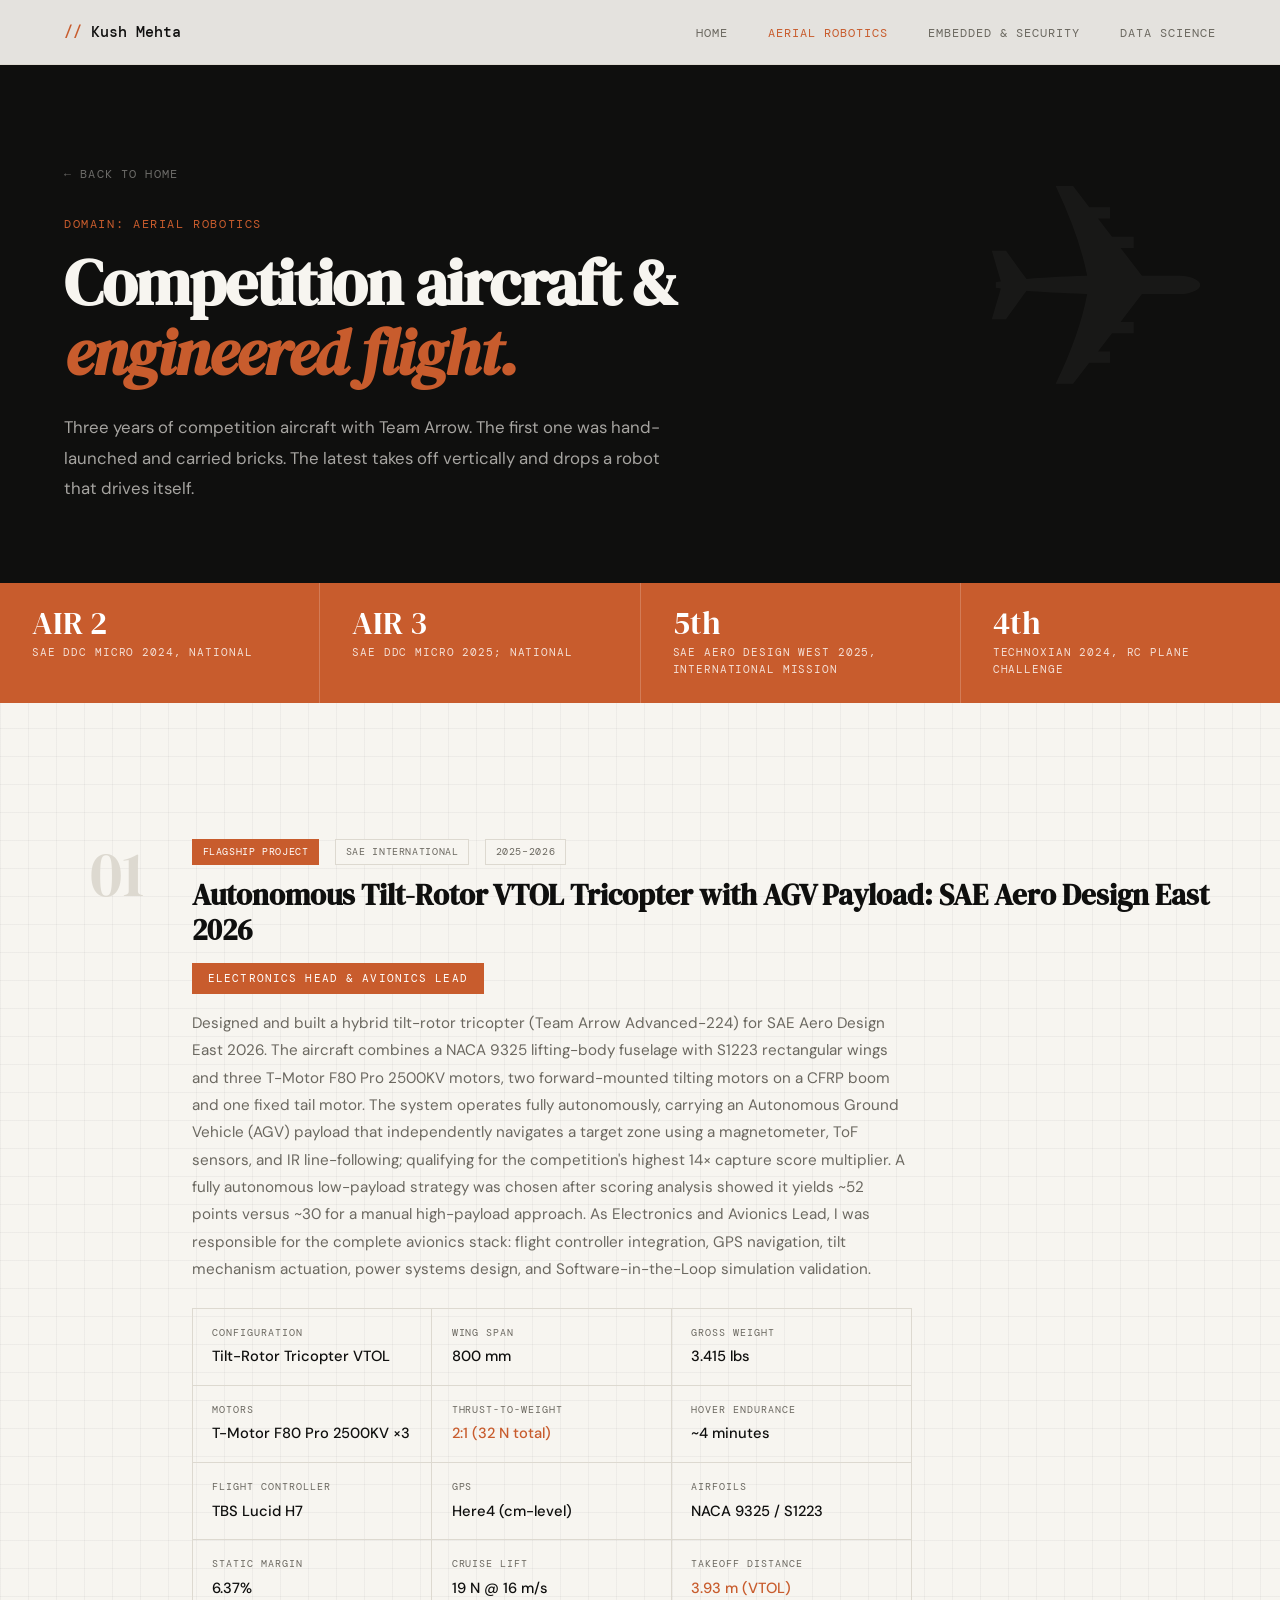
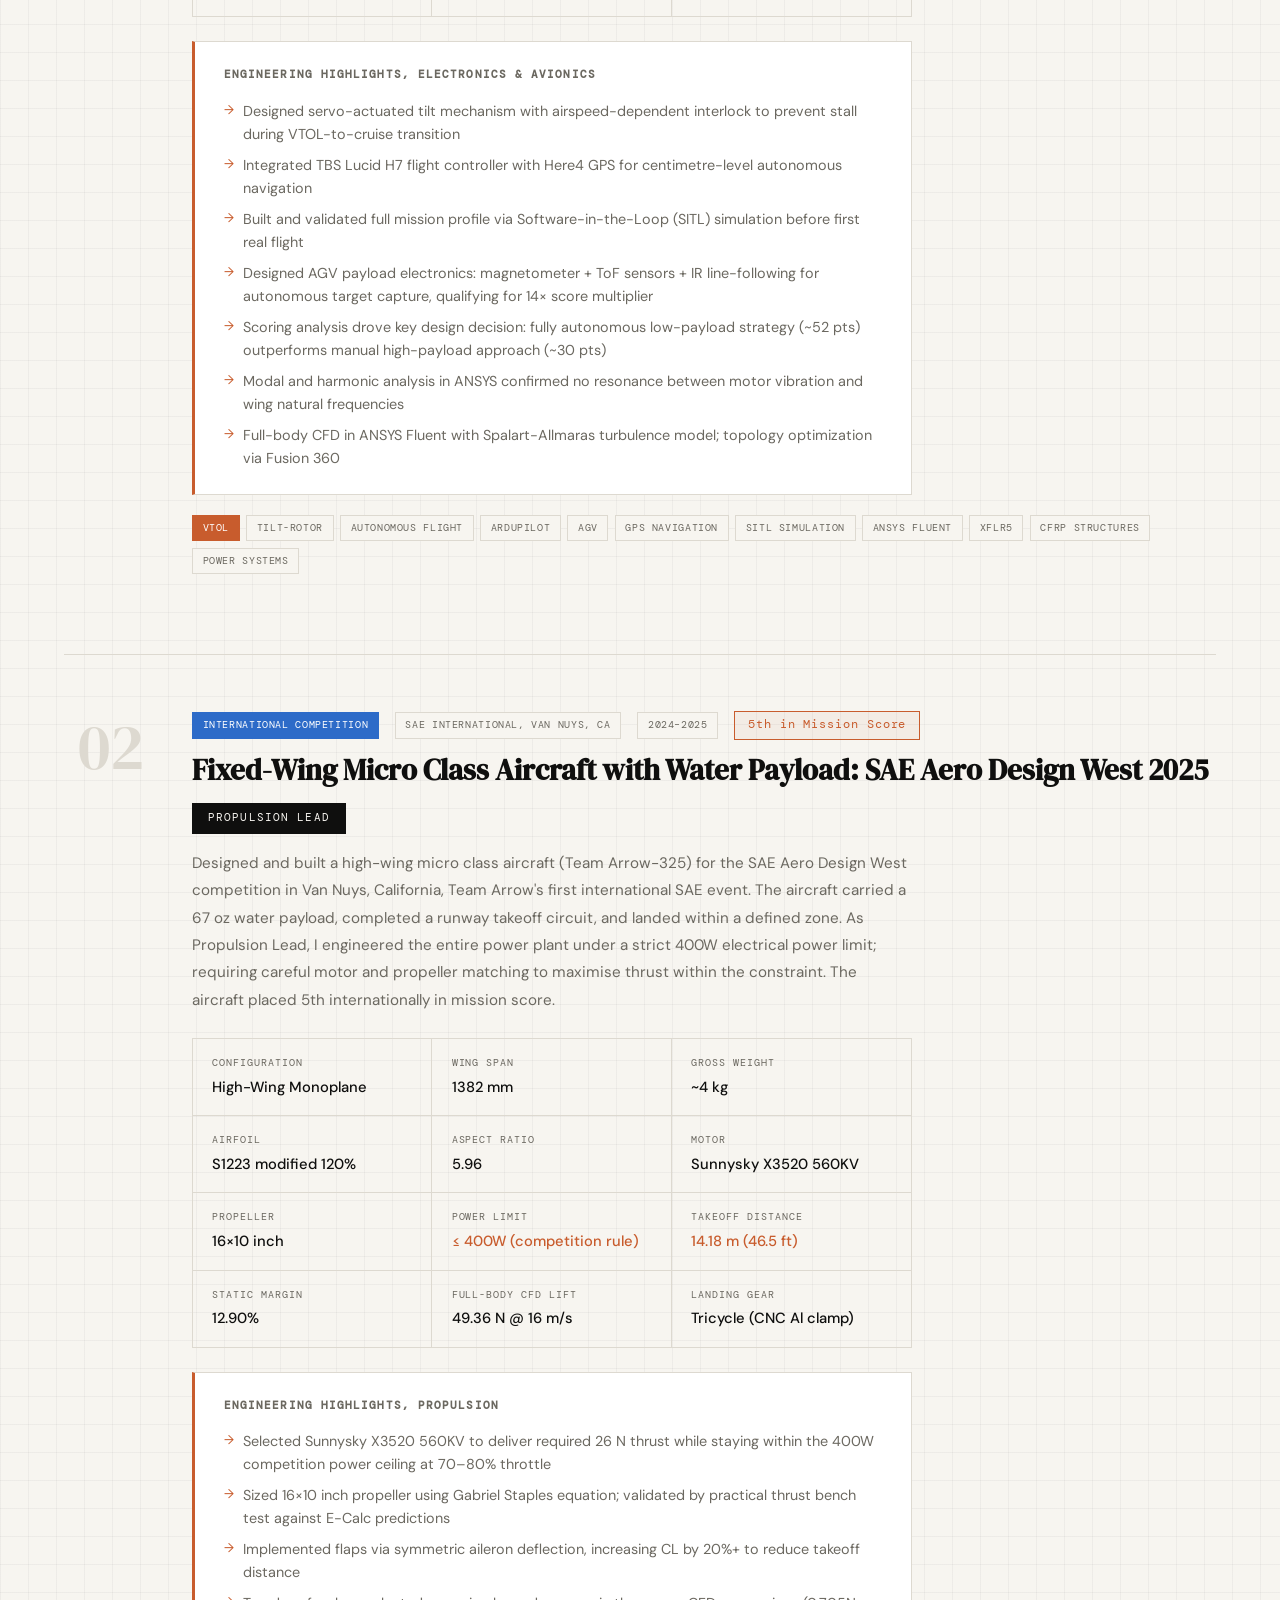
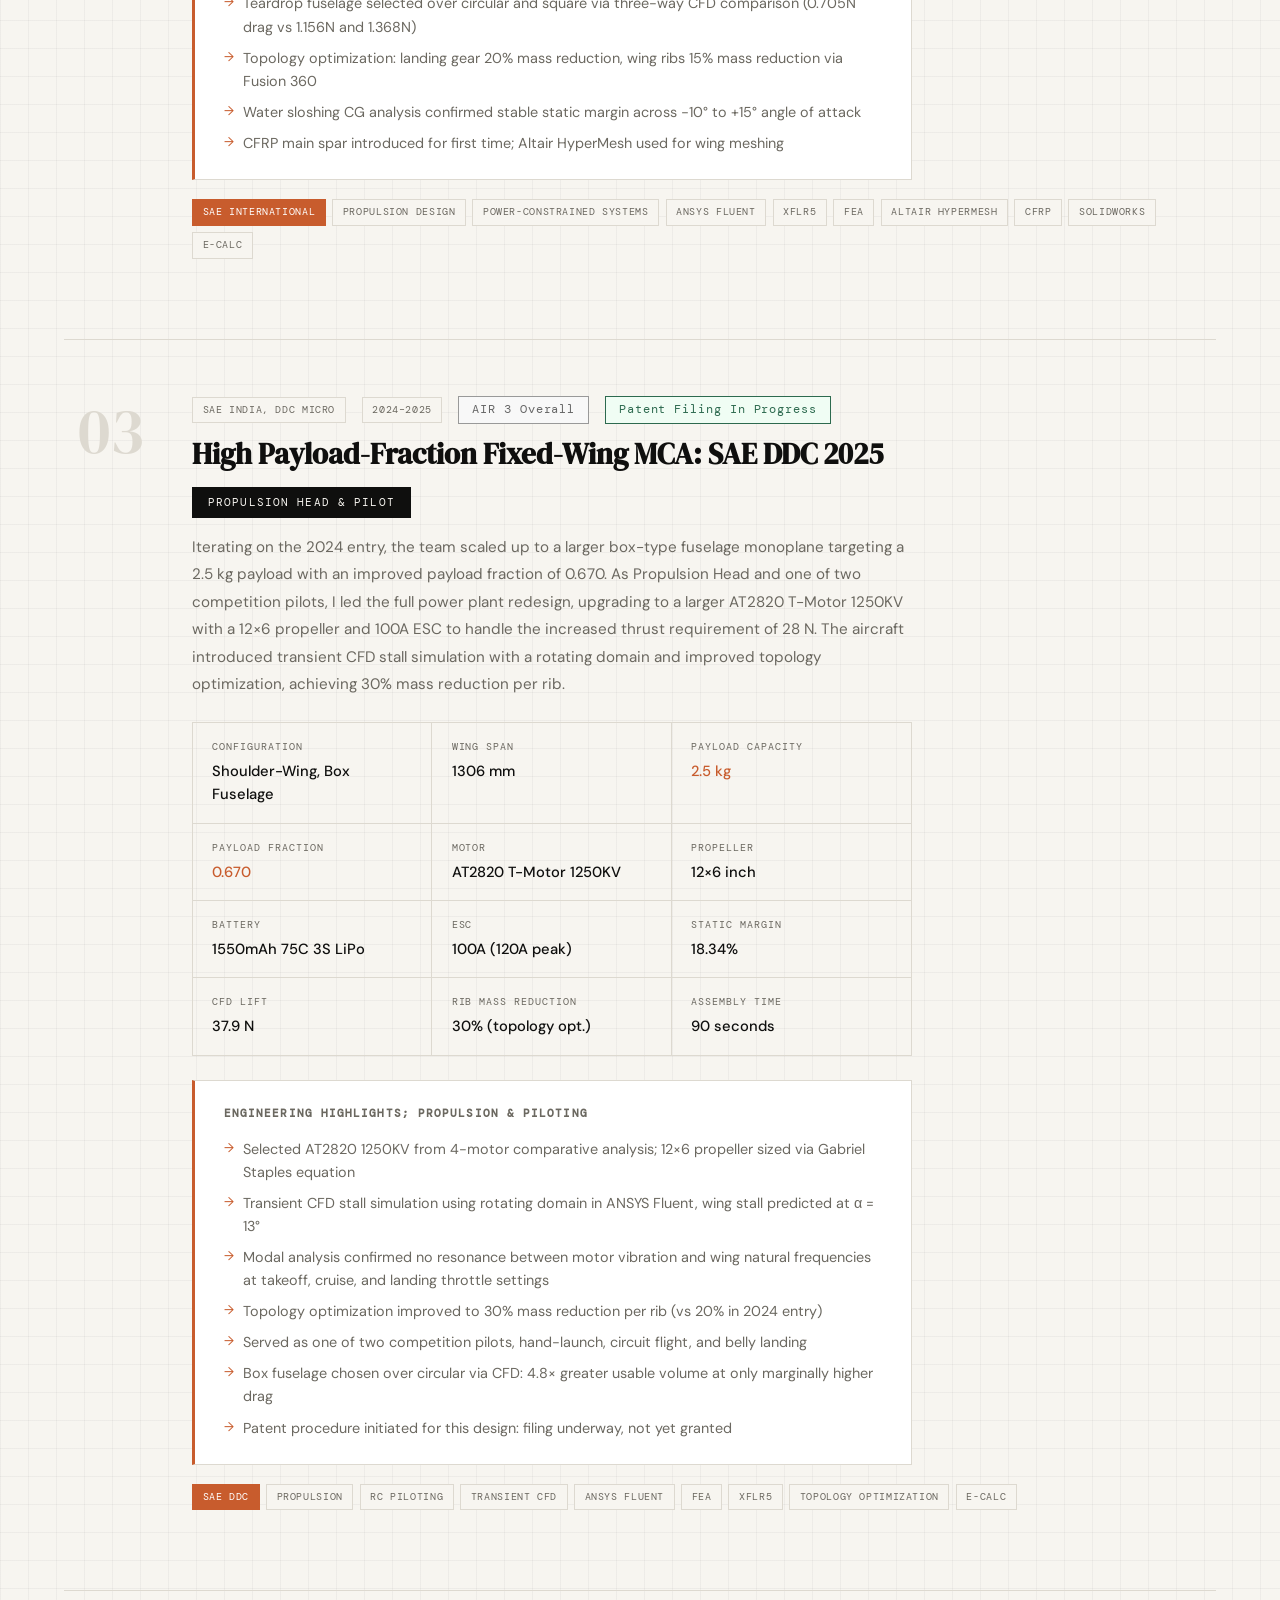
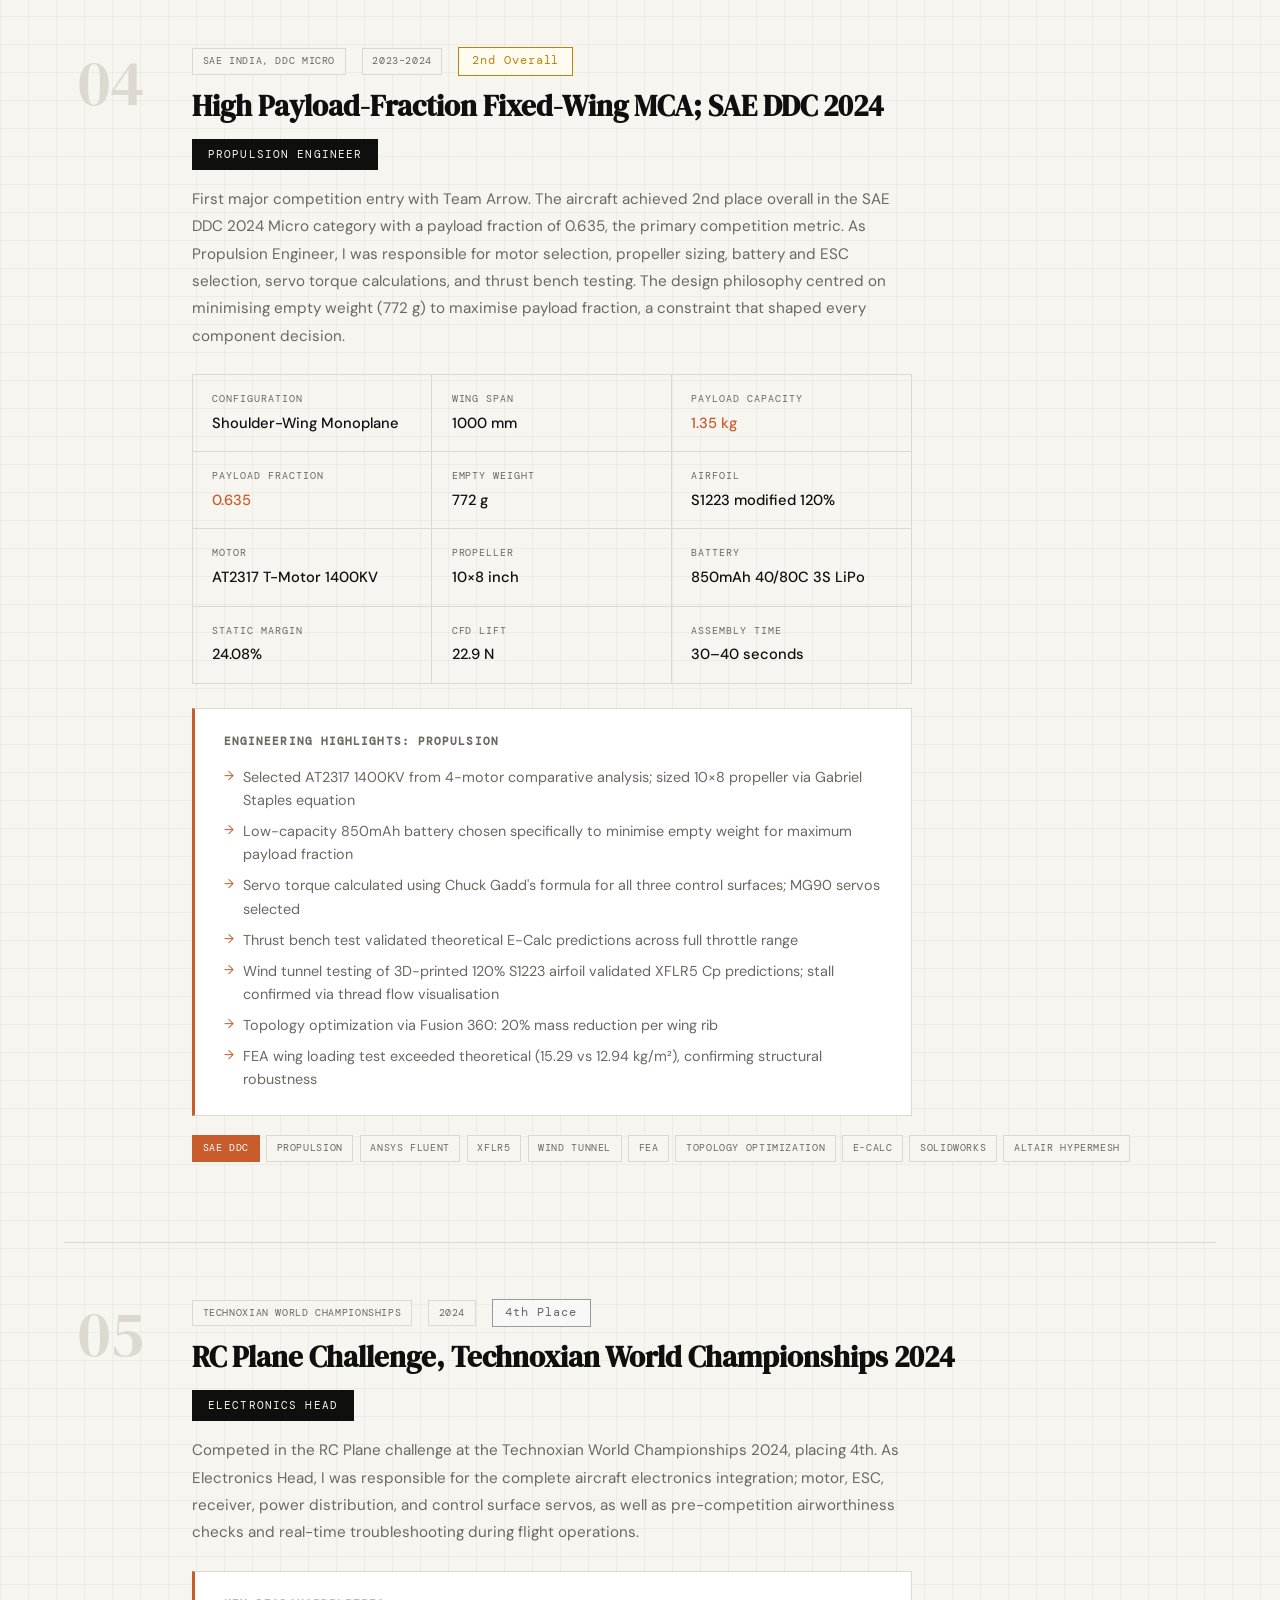
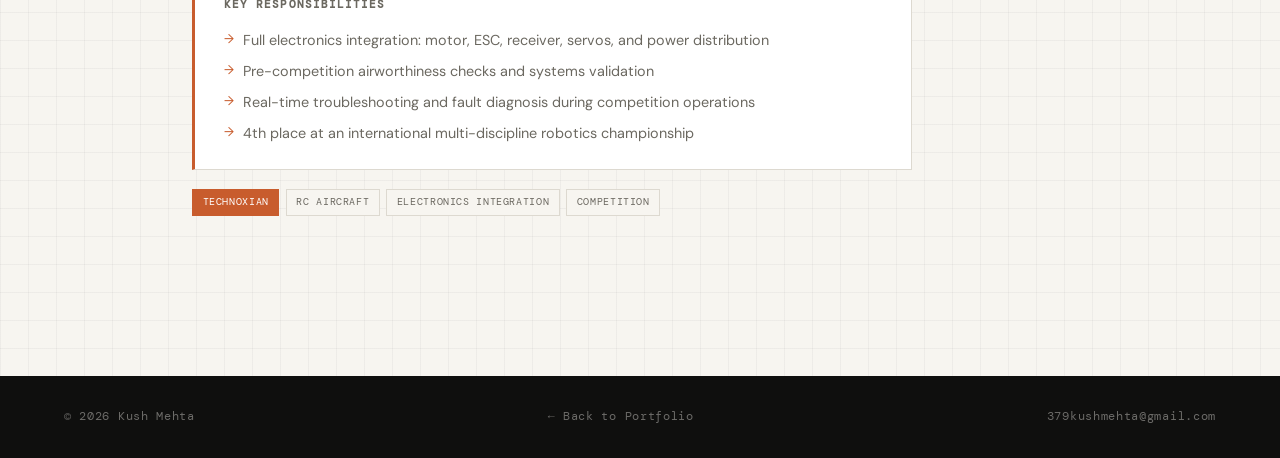
<file: projects-aerial.html>
<!DOCTYPE html>
<html lang="en">
<head>
  <meta charset="UTF-8"/>
  <meta name="viewport" content="width=device-width, initial-scale=1.0"/>
  <title>Aerial Robotics: Kush Mehta</title>
  <meta name="description" content="Competition aircraft built with Team Arrow, Nirma University, autonomous tilt-rotor VTOL, SAE Aero Design West 2025, SAE DDC Micro 2024/2025, and Technoxian 2024."/>
  <link rel="icon" href="data:image/svg+xml,%3Csvg xmlns='http://www.w3.org/2000/svg' viewBox='0 0 100 100'%3E%3Crect width='100' height='100' fill='%230F0F0E'/%3E%3Ctext x='50' y='70' font-size='60' font-family='serif' fill='%23C85C2D' text-anchor='middle'%3EK%3C/text%3E%3C/svg%3E"/>
  <link href="https://fonts.googleapis.com/css2?family=DM+Serif+Display:ital@0;1&family=DM+Mono:wght@300;400;500&family=DM+Sans:wght@300;400;500&display=swap" rel="stylesheet"/>
  <link rel="stylesheet" href="style.css"/>
  <style>
    .page-hero { padding: 10rem 4rem 5rem; background: var(--ink); color: var(--bg); position: relative; overflow: hidden; }
    .page-hero::before { content: '✈'; position: absolute; right: 4rem; top: 50%; transform: translateY(-50%); font-size: 18rem; opacity: 0.04; line-height: 1; }
    .back-link { font-family: 'DM Mono', monospace; font-size: 0.72rem; letter-spacing: 0.1em; text-transform: uppercase; color: rgba(247,245,240,0.4); text-decoration: none; display: inline-flex; align-items: center; gap: 0.5rem; margin-bottom: 2rem; transition: color 0.2s; }
    .back-link:hover { color: var(--accent); }
    .page-label { font-family: 'DM Mono', monospace; font-size: 0.72rem; letter-spacing: 0.14em; text-transform: uppercase; color: var(--accent); margin-bottom: 0.8rem; }
    .page-title { font-family: 'DM Serif Display', serif; font-size: clamp(2.5rem, 5vw, 4rem); line-height: 1.1; letter-spacing: -0.02em; margin-bottom: 1.5rem; }
    .page-title em { font-style: italic; color: var(--accent); }
    .page-intro { font-size: 1.05rem; color: rgba(247,245,240,0.65); max-width: 600px; line-height: 1.8; }
    .achievements-strip { display: flex; gap: 0; background: var(--accent); }
    .ach-item { flex: 1; padding: 1.5rem 2rem; border-right: 1px solid rgba(255,255,255,0.2); color: white; }
    .ach-item:last-child { border-right: none; }
    .ach-num { font-family: 'DM Serif Display', serif; font-size: 2rem; line-height: 1; margin-bottom: 0.3rem; }
    .ach-label { font-family: 'DM Mono', monospace; font-size: 0.68rem; letter-spacing: 0.08em; text-transform: uppercase; opacity: 0.8; }
    .projects-list { padding: 5rem 4rem; }
    .project-entry { display: grid; grid-template-columns: auto 1fr; gap: 3rem; padding: 3.5rem 0; border-bottom: 1px solid var(--border); }
    .project-entry:last-child { border-bottom: none; }
    .project-num-big { font-family: 'DM Serif Display', serif; font-size: 4rem; color: var(--border); line-height: 1; padding-top: 0.2rem; width: 80px; text-align: right; flex-shrink: 0; }
    .project-meta { display: flex; align-items: center; gap: 1rem; margin-bottom: 0.8rem; flex-wrap: wrap; }
    .project-title-big { font-family: 'DM Serif Display', serif; font-size: 1.8rem; line-height: 1.2; margin-bottom: 1rem; }
    .project-abstract { font-size: 0.95rem; color: var(--muted); line-height: 1.8; margin-bottom: 1.5rem; max-width: 720px; }
    .project-tags { display: flex; flex-wrap: wrap; gap: 0.4rem; margin-bottom: 1.5rem; }
    .spec-grid { display: grid; grid-template-columns: repeat(3, 1fr); gap: 0; border: 1px solid var(--border); margin: 1.5rem 0; max-width: 720px; }
    .spec-cell { padding: 1rem 1.2rem; border-right: 1px solid var(--border); border-bottom: 1px solid var(--border); }
    .spec-cell:nth-child(3n) { border-right: none; }
    .spec-cell:nth-last-child(-n+3) { border-bottom: none; }
    .spec-label { font-family: 'DM Mono', monospace; font-size: 0.62rem; letter-spacing: 0.1em; text-transform: uppercase; color: var(--muted); margin-bottom: 0.3rem; }
    .spec-value { font-size: 0.92rem; font-weight: 500; color: var(--ink); }
    .spec-value.accent { color: var(--accent); }
    .role-callout { display: inline-flex; align-items: center; gap: 0.6rem; background: var(--ink); color: var(--bg); padding: 0.4rem 1rem; font-family: 'DM Mono', monospace; font-size: 0.7rem; letter-spacing: 0.1em; text-transform: uppercase; margin-bottom: 1rem; }
    .role-callout.accent-bg { background: var(--accent); color: white; }
    .highlights-box { background: var(--card); border: 1px solid var(--border); border-left: 3px solid var(--accent); padding: 1.5rem 1.8rem; margin: 1.2rem 0; max-width: 720px; }
    .highlights-box h4 { font-family: 'DM Mono', monospace; font-size: 0.68rem; letter-spacing: 0.1em; text-transform: uppercase; color: var(--muted); margin-bottom: 1rem; }
    .highlights-box ul { list-style: none; padding: 0; margin: 0; display: flex; flex-direction: column; gap: 0.5rem; }
    .highlights-box ul li { font-size: 0.9rem; color: var(--muted); line-height: 1.6; padding-left: 1.2rem; position: relative; }
    .highlights-box ul li::before { content: '→'; position: absolute; left: 0; color: var(--accent); font-size: 0.8rem; }
    .result-badge { display: inline-block; padding: 0.25rem 0.8rem; font-family: 'DM Mono', monospace; font-size: 0.72rem; letter-spacing: 0.08em; border: 1px solid currentColor; }
    .result-badge.gold { color: #b8860b; border-color: #b8860b; background: #fffbf0; }
    .result-badge.silver { color: #666; border-color: #999; background: #f8f8f8; }
    .result-badge.intl { color: var(--accent); border-color: var(--accent); background: rgba(180,60,30,0.05); }
    .result-badge.upcoming { color: #2d6a4f; border-color: #2d6a4f; background: #f0fdf4; }
    @media (max-width: 900px) {
      .page-hero { padding: 8rem 1.5rem 3rem; }
      .projects-list { padding: 3rem 1.5rem; }
      .project-entry { grid-template-columns: 1fr; gap: 1rem; }
      .project-num-big { font-size: 2rem; width: auto; text-align: left; }
      .achievements-strip { flex-wrap: wrap; }
      .spec-grid { grid-template-columns: repeat(2, 1fr); }
    }
  </style>
</head>
<body>
<nav>
  <a href="index.html" class="nav-logo">Kush Mehta</a>
  <ul class="nav-links">
    <li><a href="index.html">Home</a></li>
    <li><a href="projects-aerial.html" class="active">Aerial Robotics</a></li>
    <li><a href="projects-embedded.html">Embedded &amp; Security</a></li>
    <li><a href="projects-data.html">Data Science</a></li>
  </ul>
</nav>

<div class="page-hero">
  <a href="index.html" class="back-link">← Back to Home</a>
  <p class="page-label">Domain: Aerial Robotics</p>
  <h1 class="page-title">Competition aircraft &amp;<br/><em>engineered flight.</em></h1>
  <p class="page-intro">Three years of competition aircraft with Team Arrow. The first one was hand-launched and carried bricks. The latest takes off vertically and drops a robot that drives itself.</p>
</div>

<div class="achievements-strip">
  <div class="ach-item"><div class="ach-num">AIR 2</div><div class="ach-label">SAE DDC Micro 2024, National</div></div>
  <div class="ach-item"><div class="ach-num">AIR 3</div><div class="ach-label">SAE DDC Micro 2025; National</div></div>
  <div class="ach-item"><div class="ach-num">5th</div><div class="ach-label">SAE Aero Design West 2025, International Mission</div></div>
  <div class="ach-item"><div class="ach-num">4th</div><div class="ach-label">Technoxian 2024, RC Plane Challenge</div></div>
</div>

<div class="projects-list">

  <!-- 01 SAE Aero Design East 2026 -->
  <div class="project-entry reveal">
    <div class="project-num-big">01</div>
    <div class="project-content">
      <div class="project-meta">
        <span class="tag accent">Flagship Project</span>
        <span class="tag">SAE International</span>
        <span class="tag">2025–2026</span>
      </div>
      <h2 class="project-title-big">Autonomous Tilt-Rotor VTOL Tricopter with AGV Payload: SAE Aero Design East 2026</h2>
      <div class="role-callout accent-bg">Electronics Head &amp; Avionics Lead</div>
      <p class="project-abstract">Designed and built a hybrid tilt-rotor tricopter (Team Arrow Advanced-224) for SAE Aero Design East 2026. The aircraft combines a NACA 9325 lifting-body fuselage with S1223 rectangular wings and three T-Motor F80 Pro 2500KV motors, two forward-mounted tilting motors on a CFRP boom and one fixed tail motor. The system operates fully autonomously, carrying an Autonomous Ground Vehicle (AGV) payload that independently navigates a target zone using a magnetometer, ToF sensors, and IR line-following; qualifying for the competition's highest 14× capture score multiplier. A fully autonomous low-payload strategy was chosen after scoring analysis showed it yields ~52 points versus ~30 for a manual high-payload approach. As Electronics and Avionics Lead, I was responsible for the complete avionics stack: flight controller integration, GPS navigation, tilt mechanism actuation, power systems design, and Software-in-the-Loop simulation validation.</p>
      <div class="spec-grid">
        <div class="spec-cell"><div class="spec-label">Configuration</div><div class="spec-value">Tilt-Rotor Tricopter VTOL</div></div>
        <div class="spec-cell"><div class="spec-label">Wing Span</div><div class="spec-value">800 mm</div></div>
        <div class="spec-cell"><div class="spec-label">Gross Weight</div><div class="spec-value">3.415 lbs</div></div>
        <div class="spec-cell"><div class="spec-label">Motors</div><div class="spec-value">T-Motor F80 Pro 2500KV ×3</div></div>
        <div class="spec-cell"><div class="spec-label">Thrust-to-Weight</div><div class="spec-value accent">2:1 (32 N total)</div></div>
        <div class="spec-cell"><div class="spec-label">Hover Endurance</div><div class="spec-value">~4 minutes</div></div>
        <div class="spec-cell"><div class="spec-label">Flight Controller</div><div class="spec-value">TBS Lucid H7</div></div>
        <div class="spec-cell"><div class="spec-label">GPS</div><div class="spec-value">Here4 (cm-level)</div></div>
        <div class="spec-cell"><div class="spec-label">Airfoils</div><div class="spec-value">NACA 9325 / S1223</div></div>
        <div class="spec-cell"><div class="spec-label">Static Margin</div><div class="spec-value">6.37%</div></div>
        <div class="spec-cell"><div class="spec-label">Cruise Lift</div><div class="spec-value">19 N @ 16 m/s</div></div>
        <div class="spec-cell"><div class="spec-label">Takeoff Distance</div><div class="spec-value accent">3.93 m (VTOL)</div></div>
      </div>
      <div class="highlights-box">
        <h4>Engineering Highlights, Electronics &amp; Avionics</h4>
        <ul>
          <li>Designed servo-actuated tilt mechanism with airspeed-dependent interlock to prevent stall during VTOL-to-cruise transition</li>
          <li>Integrated TBS Lucid H7 flight controller with Here4 GPS for centimetre-level autonomous navigation</li>
          <li>Built and validated full mission profile via Software-in-the-Loop (SITL) simulation before first real flight</li>
          <li>Designed AGV payload electronics: magnetometer + ToF sensors + IR line-following for autonomous target capture, qualifying for 14× score multiplier</li>
          <li>Scoring analysis drove key design decision: fully autonomous low-payload strategy (~52 pts) outperforms manual high-payload approach (~30 pts)</li>
          <li>Modal and harmonic analysis in ANSYS confirmed no resonance between motor vibration and wing natural frequencies</li>
          <li>Full-body CFD in ANSYS Fluent with Spalart-Allmaras turbulence model; topology optimization via Fusion 360</li>
        </ul>
      </div>
      <div class="project-tags">
        <span class="tag accent">VTOL</span><span class="tag">Tilt-Rotor</span><span class="tag">Autonomous Flight</span><span class="tag">ArduPilot</span><span class="tag">AGV</span><span class="tag">GPS Navigation</span><span class="tag">SITL Simulation</span><span class="tag">ANSYS Fluent</span><span class="tag">XFLR5</span><span class="tag">CFRP Structures</span><span class="tag">Power Systems</span>
      </div>
    </div>
  </div>

  <!-- 02 SAE Aero Design West 2025 -->
  <div class="project-entry reveal">
    <div class="project-num-big">02</div>
    <div class="project-content">
      <div class="project-meta">
        <span class="tag blue">International Competition</span>
        <span class="tag">SAE International, Van Nuys, CA</span>
        <span class="tag">2024–2025</span>
        <span class="result-badge intl">5th in Mission Score</span>
      </div>
      <h2 class="project-title-big">Fixed-Wing Micro Class Aircraft with Water Payload: SAE Aero Design West 2025</h2>
      <div class="role-callout">Propulsion Lead</div>
      <p class="project-abstract">Designed and built a high-wing micro class aircraft (Team Arrow-325) for the SAE Aero Design West competition in Van Nuys, California, Team Arrow's first international SAE event. The aircraft carried a 67 oz water payload, completed a runway takeoff circuit, and landed within a defined zone. As Propulsion Lead, I engineered the entire power plant under a strict 400W electrical power limit; requiring careful motor and propeller matching to maximise thrust within the constraint. The aircraft placed 5th internationally in mission score.</p>
      <div class="spec-grid">
        <div class="spec-cell"><div class="spec-label">Configuration</div><div class="spec-value">High-Wing Monoplane</div></div>
        <div class="spec-cell"><div class="spec-label">Wing Span</div><div class="spec-value">1382 mm</div></div>
        <div class="spec-cell"><div class="spec-label">Gross Weight</div><div class="spec-value">~4 kg</div></div>
        <div class="spec-cell"><div class="spec-label">Airfoil</div><div class="spec-value">S1223 modified 120%</div></div>
        <div class="spec-cell"><div class="spec-label">Aspect Ratio</div><div class="spec-value">5.96</div></div>
        <div class="spec-cell"><div class="spec-label">Motor</div><div class="spec-value">Sunnysky X3520 560KV</div></div>
        <div class="spec-cell"><div class="spec-label">Propeller</div><div class="spec-value">16×10 inch</div></div>
        <div class="spec-cell"><div class="spec-label">Power Limit</div><div class="spec-value accent">≤ 400W (competition rule)</div></div>
        <div class="spec-cell"><div class="spec-label">Takeoff Distance</div><div class="spec-value accent">14.18 m (46.5 ft)</div></div>
        <div class="spec-cell"><div class="spec-label">Static Margin</div><div class="spec-value">12.90%</div></div>
        <div class="spec-cell"><div class="spec-label">Full-Body CFD Lift</div><div class="spec-value">49.36 N @ 16 m/s</div></div>
        <div class="spec-cell"><div class="spec-label">Landing Gear</div><div class="spec-value">Tricycle (CNC Al clamp)</div></div>
      </div>
      <div class="highlights-box">
        <h4>Engineering Highlights, Propulsion</h4>
        <ul>
          <li>Selected Sunnysky X3520 560KV to deliver required 26 N thrust while staying within the 400W competition power ceiling at 70–80% throttle</li>
          <li>Sized 16×10 inch propeller using Gabriel Staples equation; validated by practical thrust bench test against E-Calc predictions</li>
          <li>Implemented flaps via symmetric aileron deflection, increasing CL by 20%+ to reduce takeoff distance</li>
          <li>Teardrop fuselage selected over circular and square via three-way CFD comparison (0.705N drag vs 1.156N and 1.368N)</li>
          <li>Topology optimization: landing gear 20% mass reduction, wing ribs 15% mass reduction via Fusion 360</li>
          <li>Water sloshing CG analysis confirmed stable static margin across −10° to +15° angle of attack</li>
          <li>CFRP main spar introduced for first time; Altair HyperMesh used for wing meshing</li>
        </ul>
      </div>
      <div class="project-tags">
        <span class="tag accent">SAE International</span><span class="tag">Propulsion Design</span><span class="tag">Power-Constrained Systems</span><span class="tag">ANSYS Fluent</span><span class="tag">XFLR5</span><span class="tag">FEA</span><span class="tag">Altair HyperMesh</span><span class="tag">CFRP</span><span class="tag">SolidWorks</span><span class="tag">E-Calc</span>
      </div>
    </div>
  </div>

  <!-- 03 SAE DDC 2025 -->
  <div class="project-entry reveal">
    <div class="project-num-big">03</div>
    <div class="project-content">
      <div class="project-meta">
        <span class="tag">SAE India, DDC Micro</span>
        <span class="tag">2024–2025</span>
        <span class="result-badge silver">AIR 3 Overall</span>
        <span class="result-badge upcoming">Patent Filing In Progress</span>
      </div>
      <h2 class="project-title-big">High Payload-Fraction Fixed-Wing MCA: SAE DDC 2025</h2>
      <div class="role-callout">Propulsion Head &amp; Pilot</div>
      <p class="project-abstract">Iterating on the 2024 entry, the team scaled up to a larger box-type fuselage monoplane targeting a 2.5 kg payload with an improved payload fraction of 0.670. As Propulsion Head and one of two competition pilots, I led the full power plant redesign, upgrading to a larger AT2820 T-Motor 1250KV with a 12×6 propeller and 100A ESC to handle the increased thrust requirement of 28 N. The aircraft introduced transient CFD stall simulation with a rotating domain and improved topology optimization, achieving 30% mass reduction per rib.</p>
      <div class="spec-grid">
        <div class="spec-cell"><div class="spec-label">Configuration</div><div class="spec-value">Shoulder-Wing, Box Fuselage</div></div>
        <div class="spec-cell"><div class="spec-label">Wing Span</div><div class="spec-value">1306 mm</div></div>
        <div class="spec-cell"><div class="spec-label">Payload Capacity</div><div class="spec-value accent">2.5 kg</div></div>
        <div class="spec-cell"><div class="spec-label">Payload Fraction</div><div class="spec-value accent">0.670</div></div>
        <div class="spec-cell"><div class="spec-label">Motor</div><div class="spec-value">AT2820 T-Motor 1250KV</div></div>
        <div class="spec-cell"><div class="spec-label">Propeller</div><div class="spec-value">12×6 inch</div></div>
        <div class="spec-cell"><div class="spec-label">Battery</div><div class="spec-value">1550mAh 75C 3S LiPo</div></div>
        <div class="spec-cell"><div class="spec-label">ESC</div><div class="spec-value">100A (120A peak)</div></div>
        <div class="spec-cell"><div class="spec-label">Static Margin</div><div class="spec-value">18.34%</div></div>
        <div class="spec-cell"><div class="spec-label">CFD Lift</div><div class="spec-value">37.9 N</div></div>
        <div class="spec-cell"><div class="spec-label">Rib Mass Reduction</div><div class="spec-value">30% (topology opt.)</div></div>
        <div class="spec-cell"><div class="spec-label">Assembly Time</div><div class="spec-value">90 seconds</div></div>
      </div>
      <div class="highlights-box">
        <h4>Engineering Highlights; Propulsion &amp; Piloting</h4>
        <ul>
          <li>Selected AT2820 1250KV from 4-motor comparative analysis; 12×6 propeller sized via Gabriel Staples equation</li>
          <li>Transient CFD stall simulation using rotating domain in ANSYS Fluent, wing stall predicted at α = 13°</li>
          <li>Modal analysis confirmed no resonance between motor vibration and wing natural frequencies at takeoff, cruise, and landing throttle settings</li>
          <li>Topology optimization improved to 30% mass reduction per rib (vs 20% in 2024 entry)</li>
          <li>Served as one of two competition pilots, hand-launch, circuit flight, and belly landing</li>
          <li>Box fuselage chosen over circular via CFD: 4.8× greater usable volume at only marginally higher drag</li>
          <li>Patent procedure initiated for this design: filing underway, not yet granted</li>
        </ul>
      </div>
      <div class="project-tags">
        <span class="tag accent">SAE DDC</span><span class="tag">Propulsion</span><span class="tag">RC Piloting</span><span class="tag">Transient CFD</span><span class="tag">ANSYS Fluent</span><span class="tag">FEA</span><span class="tag">XFLR5</span><span class="tag">Topology Optimization</span><span class="tag">E-Calc</span>
      </div>
    </div>
  </div>

  <!-- 04 SAE DDC 2024 -->
  <div class="project-entry reveal">
    <div class="project-num-big">04</div>
    <div class="project-content">
      <div class="project-meta">
        <span class="tag">SAE India, DDC Micro</span>
        <span class="tag">2023–2024</span>
        <span class="result-badge gold">2nd Overall</span>
      </div>
      <h2 class="project-title-big">High Payload-Fraction Fixed-Wing MCA; SAE DDC 2024</h2>
      <div class="role-callout">Propulsion Engineer</div>
      <p class="project-abstract">First major competition entry with Team Arrow. The aircraft achieved 2nd place overall in the SAE DDC 2024 Micro category with a payload fraction of 0.635, the primary competition metric. As Propulsion Engineer, I was responsible for motor selection, propeller sizing, battery and ESC selection, servo torque calculations, and thrust bench testing. The design philosophy centred on minimising empty weight (772 g) to maximise payload fraction, a constraint that shaped every component decision.</p>
      <div class="spec-grid">
        <div class="spec-cell"><div class="spec-label">Configuration</div><div class="spec-value">Shoulder-Wing Monoplane</div></div>
        <div class="spec-cell"><div class="spec-label">Wing Span</div><div class="spec-value">1000 mm</div></div>
        <div class="spec-cell"><div class="spec-label">Payload Capacity</div><div class="spec-value accent">1.35 kg</div></div>
        <div class="spec-cell"><div class="spec-label">Payload Fraction</div><div class="spec-value accent">0.635</div></div>
        <div class="spec-cell"><div class="spec-label">Empty Weight</div><div class="spec-value">772 g</div></div>
        <div class="spec-cell"><div class="spec-label">Airfoil</div><div class="spec-value">S1223 modified 120%</div></div>
        <div class="spec-cell"><div class="spec-label">Motor</div><div class="spec-value">AT2317 T-Motor 1400KV</div></div>
        <div class="spec-cell"><div class="spec-label">Propeller</div><div class="spec-value">10×8 inch</div></div>
        <div class="spec-cell"><div class="spec-label">Battery</div><div class="spec-value">850mAh 40/80C 3S LiPo</div></div>
        <div class="spec-cell"><div class="spec-label">Static Margin</div><div class="spec-value">24.08%</div></div>
        <div class="spec-cell"><div class="spec-label">CFD Lift</div><div class="spec-value">22.9 N</div></div>
        <div class="spec-cell"><div class="spec-label">Assembly Time</div><div class="spec-value">30–40 seconds</div></div>
      </div>
      <div class="highlights-box">
        <h4>Engineering Highlights: Propulsion</h4>
        <ul>
          <li>Selected AT2317 1400KV from 4-motor comparative analysis; sized 10×8 propeller via Gabriel Staples equation</li>
          <li>Low-capacity 850mAh battery chosen specifically to minimise empty weight for maximum payload fraction</li>
          <li>Servo torque calculated using Chuck Gadd's formula for all three control surfaces; MG90 servos selected</li>
          <li>Thrust bench test validated theoretical E-Calc predictions across full throttle range</li>
          <li>Wind tunnel testing of 3D-printed 120% S1223 airfoil validated XFLR5 Cp predictions; stall confirmed via thread flow visualisation</li>
          <li>Topology optimization via Fusion 360: 20% mass reduction per wing rib</li>
          <li>FEA wing loading test exceeded theoretical (15.29 vs 12.94 kg/m²), confirming structural robustness</li>
        </ul>
      </div>
      <div class="project-tags">
        <span class="tag accent">SAE DDC</span><span class="tag">Propulsion</span><span class="tag">ANSYS Fluent</span><span class="tag">XFLR5</span><span class="tag">Wind Tunnel</span><span class="tag">FEA</span><span class="tag">Topology Optimization</span><span class="tag">E-Calc</span><span class="tag">SolidWorks</span><span class="tag">Altair HyperMesh</span>
      </div>
    </div>
  </div>

  <!-- 05 Technoxian 2024 -->
  <div class="project-entry reveal">
    <div class="project-num-big">05</div>
    <div class="project-content">
      <div class="project-meta">
        <span class="tag">Technoxian World Championships</span>
        <span class="tag">2024</span>
        <span class="result-badge silver">4th Place</span>
      </div>
      <h2 class="project-title-big">RC Plane Challenge, Technoxian World Championships 2024</h2>
      <div class="role-callout">Electronics Head</div>
      <p class="project-abstract">Competed in the RC Plane challenge at the Technoxian World Championships 2024, placing 4th. As Electronics Head, I was responsible for the complete aircraft electronics integration; motor, ESC, receiver, power distribution, and control surface servos, as well as pre-competition airworthiness checks and real-time troubleshooting during flight operations.</p>
      <div class="highlights-box">
        <h4>Key Responsibilities</h4>
        <ul>
          <li>Full electronics integration: motor, ESC, receiver, servos, and power distribution</li>
          <li>Pre-competition airworthiness checks and systems validation</li>
          <li>Real-time troubleshooting and fault diagnosis during competition operations</li>
          <li>4th place at an international multi-discipline robotics championship</li>
        </ul>
      </div>
      <div class="project-tags">
        <span class="tag accent">Technoxian</span><span class="tag">RC Aircraft</span><span class="tag">Electronics Integration</span><span class="tag">Competition</span>
      </div>
    </div>
  </div>

</div>

<footer>
  <span>© 2026 Kush Mehta</span>
  <a href="index.html">← Back to Portfolio</a>
  <a href="mailto:379kushmehta@gmail.com">379kushmehta@gmail.com</a>
</footer>

<script>
  const reveals = document.querySelectorAll('.reveal');
  const observer = new IntersectionObserver((entries) => {
    entries.forEach((entry, i) => {
      if (entry.isIntersecting) {
        setTimeout(() => {
          entry.target.style.opacity = '1';
          entry.target.style.transform = 'translateY(0)';
        }, i * 80);
        observer.unobserve(entry.target);
      }
    });
  }, { threshold: 0.08 });
  reveals.forEach(el => {
    el.style.opacity = '0';
    el.style.transform = 'translateY(24px)';
    el.style.transition = 'opacity 0.6s ease, transform 0.6s ease';
    observer.observe(el);
  });
</script>
</body>
</html>
</file>
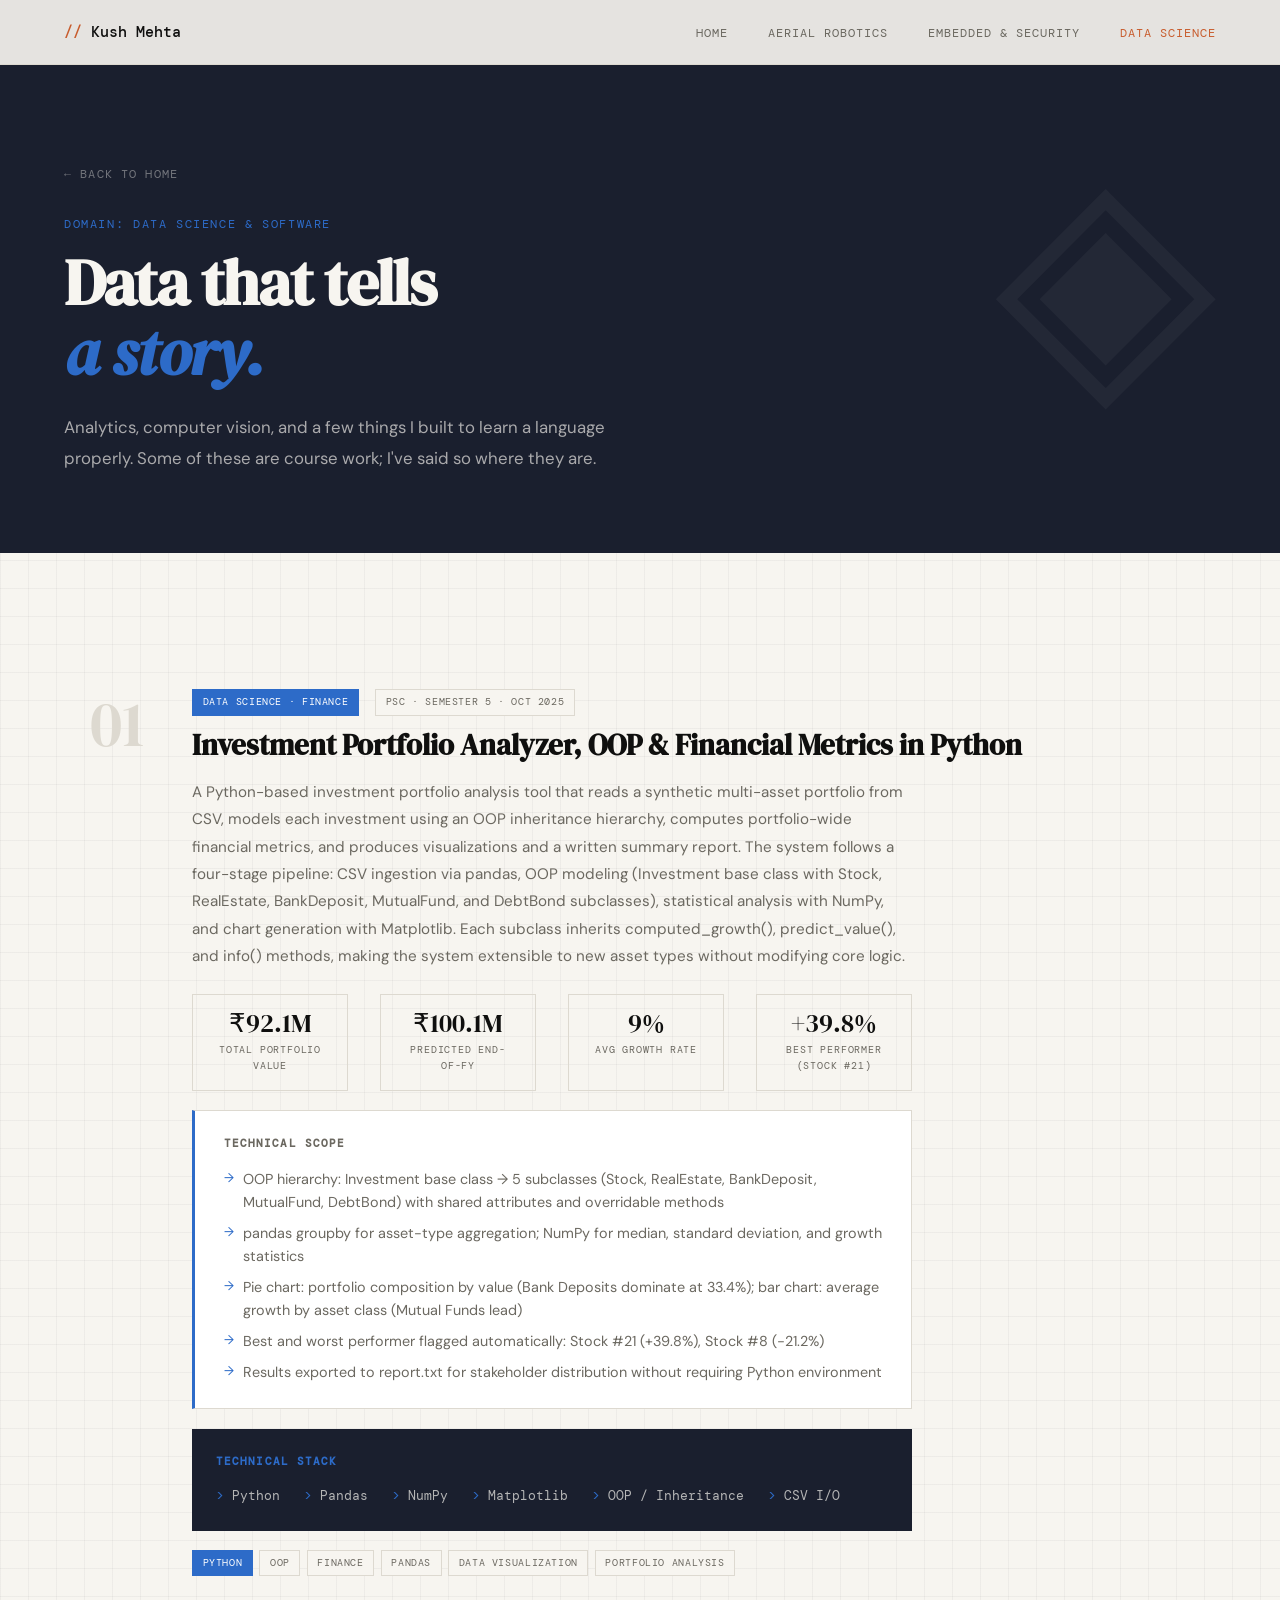
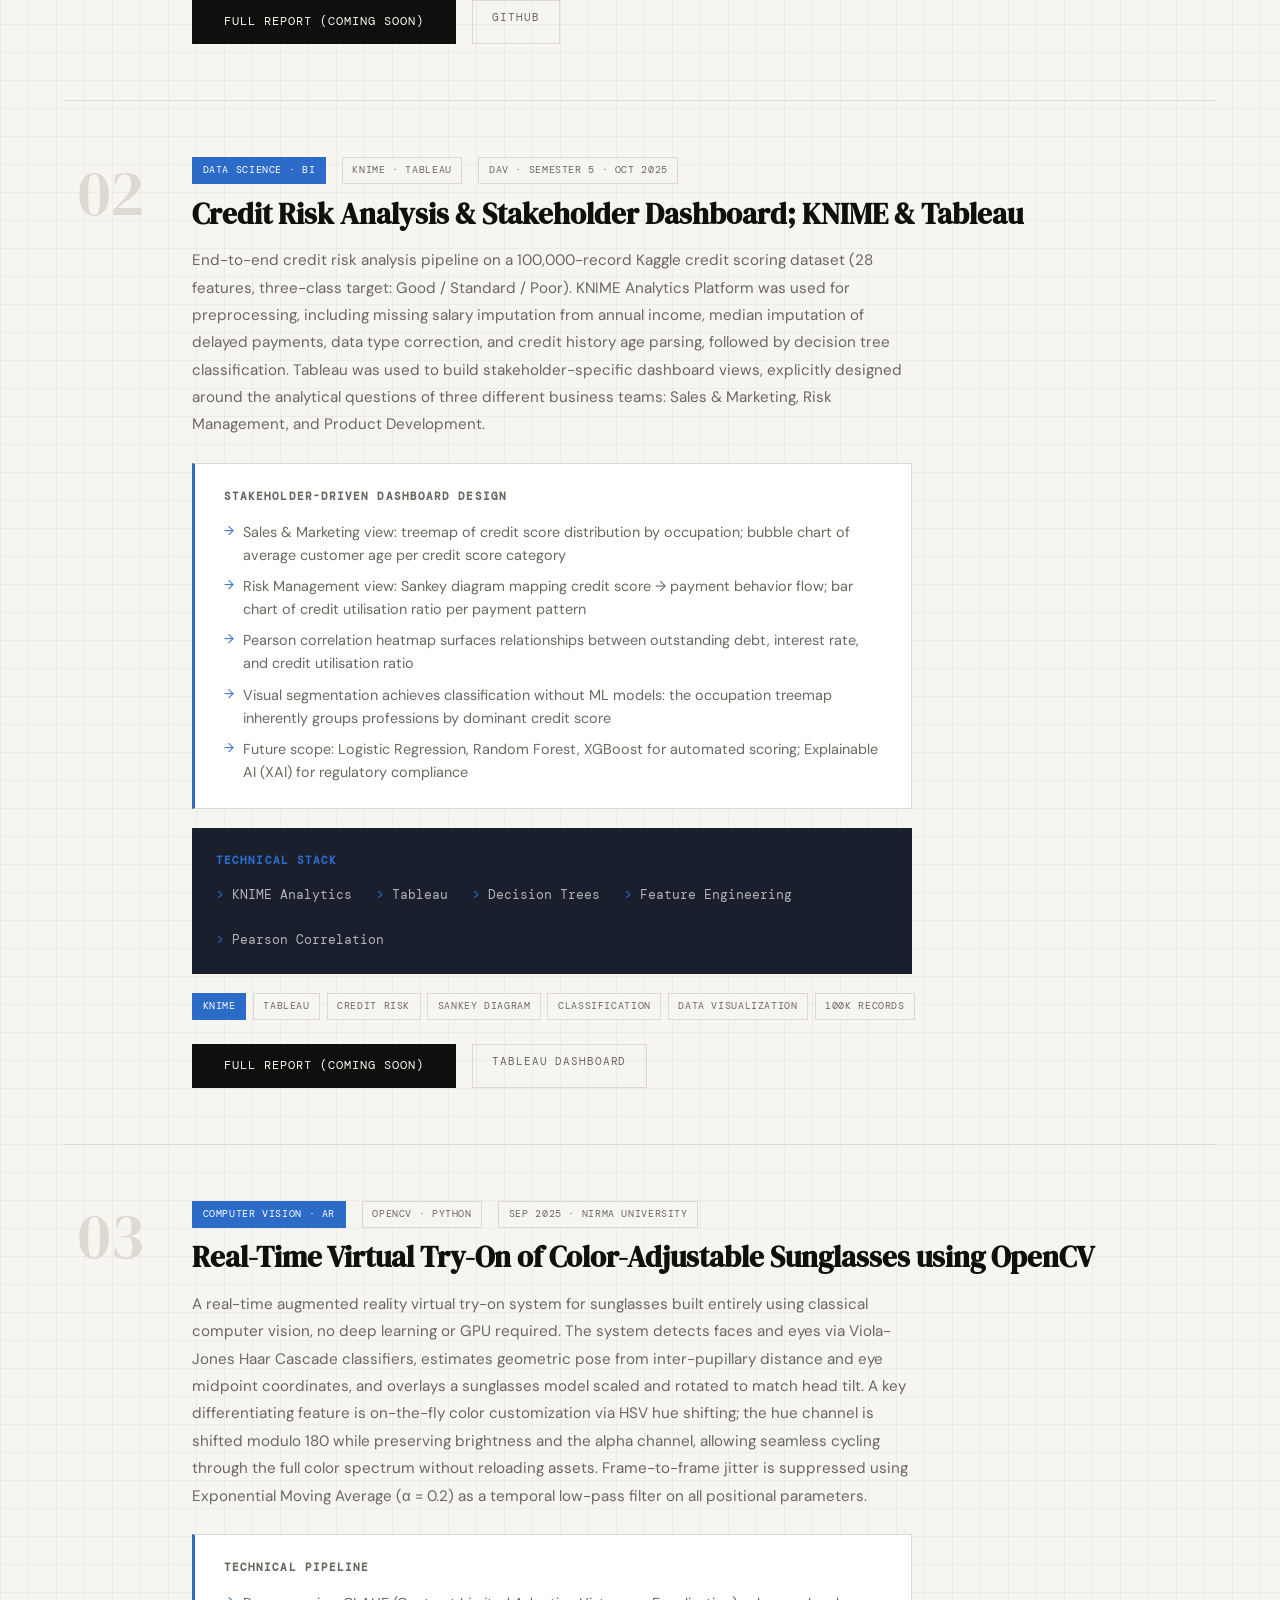
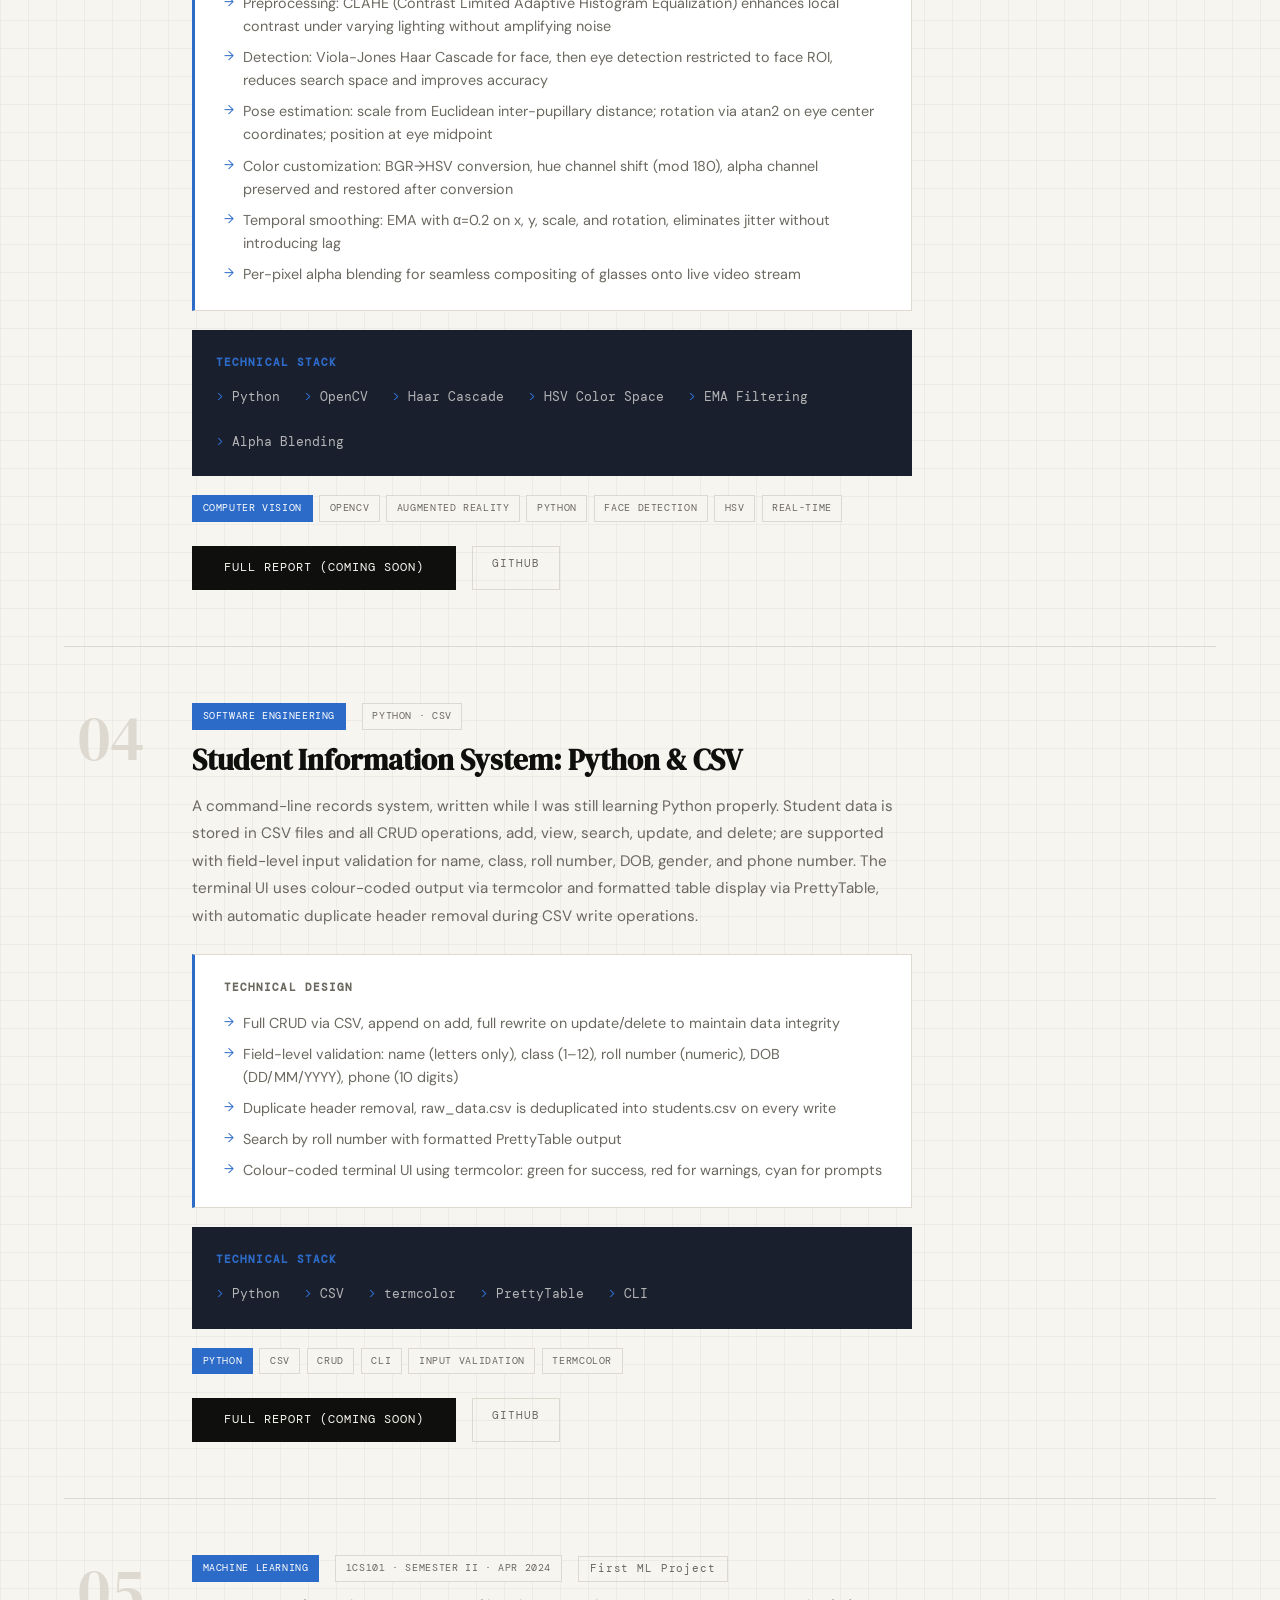
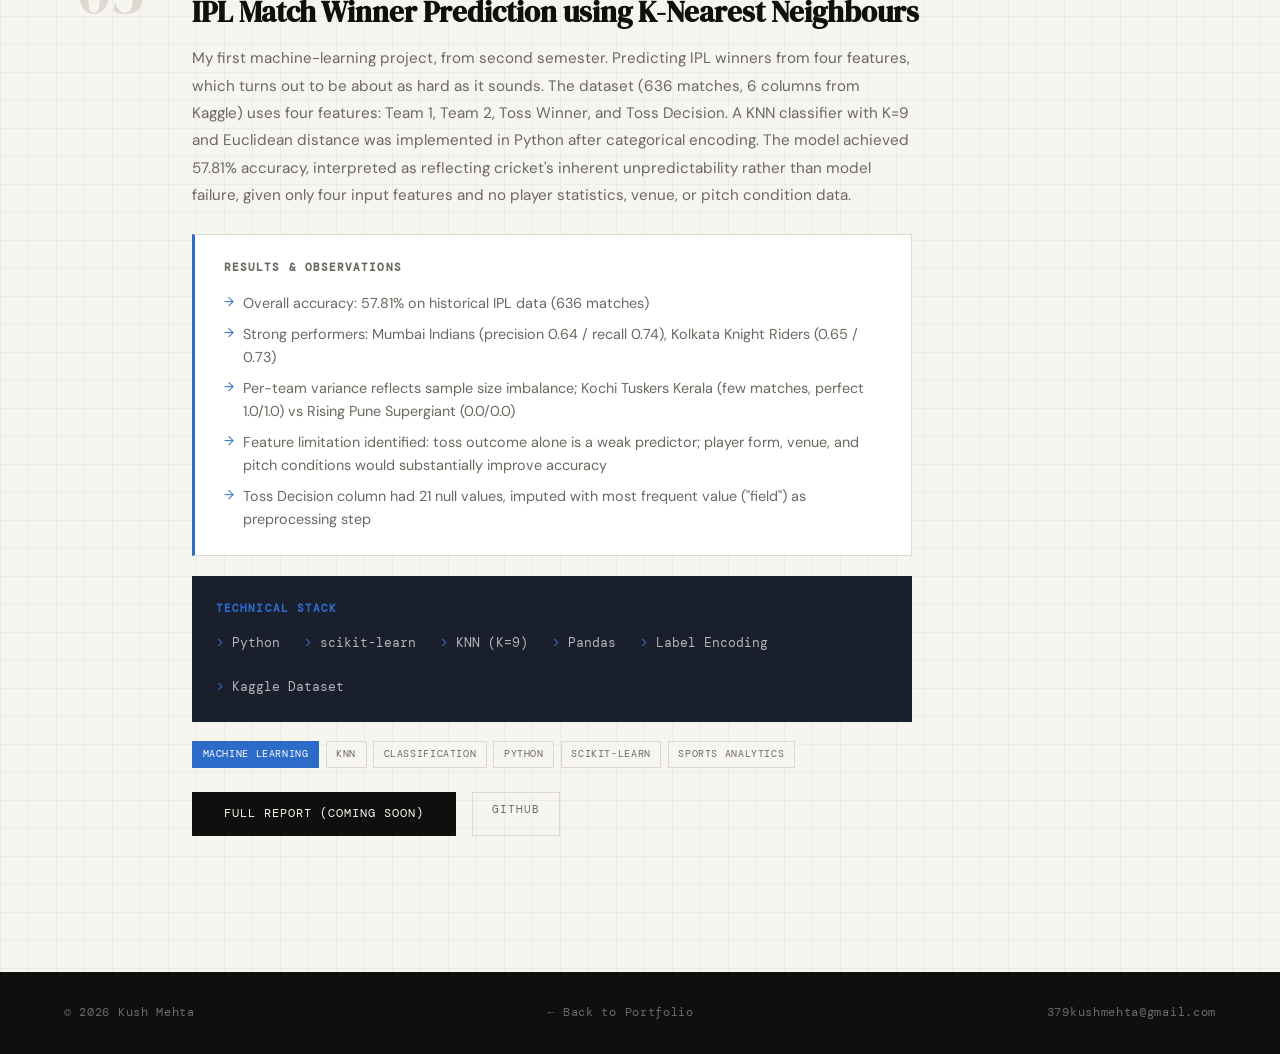
<file: projects-data.html>
<!DOCTYPE html>
<html lang="en">
<head>
  <meta charset="UTF-8"/>
  <meta name="viewport" content="width=device-width, initial-scale=1.0"/>
  <title>Data Science &amp; Software: Kush Mehta</title>
  <meta name="description" content="Investment portfolio analytics, KNIME/Tableau credit risk dashboards, real-time OpenCV augmented reality, and machine learning projects by Kush Mehta."/>
  <link rel="icon" href="data:image/svg+xml,%3Csvg xmlns='http://www.w3.org/2000/svg' viewBox='0 0 100 100'%3E%3Crect width='100' height='100' fill='%230F0F0E'/%3E%3Ctext x='50' y='70' font-size='60' font-family='serif' fill='%23C85C2D' text-anchor='middle'%3EK%3C/text%3E%3C/svg%3E"/>
  <link href="https://fonts.googleapis.com/css2?family=DM+Serif+Display:ital@0;1&family=DM+Mono:wght@300;400;500&family=DM+Sans:wght@300;400;500&display=swap" rel="stylesheet"/>
  <link rel="stylesheet" href="style.css"/>
  <style>
    .page-hero { padding: 10rem 4rem 5rem; background: #1A1F2E; color: var(--bg); position: relative; overflow: hidden; }
    .page-hero::before { content: '◈'; position: absolute; right: 4rem; top: 50%; transform: translateY(-50%); font-size: 18rem; opacity: 0.04; line-height: 1; }
    .back-link { font-family: 'DM Mono', monospace; font-size: 0.72rem; letter-spacing: 0.1em; text-transform: uppercase; color: rgba(247,245,240,0.4); text-decoration: none; display: inline-flex; align-items: center; gap: 0.5rem; margin-bottom: 2rem; transition: color 0.2s; }
    .back-link:hover { color: var(--accent2); }
    .page-label { font-family: 'DM Mono', monospace; font-size: 0.72rem; letter-spacing: 0.14em; text-transform: uppercase; color: var(--accent2); margin-bottom: 0.8rem; }
    .page-title { font-family: 'DM Serif Display', serif; font-size: clamp(2.5rem, 5vw, 4rem); line-height: 1.1; letter-spacing: -0.02em; margin-bottom: 1.5rem; }
    .page-title em { font-style: italic; color: var(--accent2); }
    .page-intro { font-size: 1.05rem; color: rgba(247,245,240,0.65); max-width: 600px; line-height: 1.8; }
    .projects-list { padding: 5rem 4rem; }
    .project-entry { display: grid; grid-template-columns: auto 1fr; gap: 3rem; padding: 3.5rem 0; border-bottom: 1px solid var(--border); }
    .project-entry:last-child { border-bottom: none; }
    .project-num-big { font-family: 'DM Serif Display', serif; font-size: 4rem; color: var(--border); line-height: 1; padding-top: 0.2rem; width: 80px; text-align: right; flex-shrink: 0; }
    .project-meta { display: flex; align-items: center; gap: 1rem; margin-bottom: 0.8rem; flex-wrap: wrap; }
    .project-title-big { font-family: 'DM Serif Display', serif; font-size: 1.8rem; line-height: 1.2; margin-bottom: 1rem; }
    .project-abstract { font-size: 0.95rem; color: var(--muted); line-height: 1.8; margin-bottom: 1.5rem; max-width: 720px; }
    .project-tags { display: flex; flex-wrap: wrap; gap: 0.4rem; margin-bottom: 1.5rem; }
    .project-actions { display: flex; gap: 1rem; flex-wrap: wrap; }
    .tech-breakdown { background: #1A1F2E; color: var(--bg); padding: 1.5rem; margin-top: 1.2rem; max-width: 720px; }
    .tech-breakdown h4 { font-family: 'DM Mono', monospace; font-size: 0.68rem; letter-spacing: 0.1em; text-transform: uppercase; color: var(--accent2); margin-bottom: 1rem; }
    .tech-row { display: flex; gap: 1.5rem; flex-wrap: wrap; }
    .tech-item { font-family: 'DM Mono', monospace; font-size: 0.8rem; color: rgba(247,245,240,0.7); }
    .tech-item::before { content: '> '; color: var(--accent2); }
    .highlights-box { background: var(--card); border: 1px solid var(--border); border-left: 3px solid var(--accent2, #3b6fba); padding: 1.5rem 1.8rem; margin: 1.2rem 0; max-width: 720px; }
    .highlights-box h4 { font-family: 'DM Mono', monospace; font-size: 0.68rem; letter-spacing: 0.1em; text-transform: uppercase; color: var(--muted); margin-bottom: 1rem; }
    .highlights-box ul { list-style: none; padding: 0; margin: 0; display: flex; flex-direction: column; gap: 0.5rem; }
    .highlights-box ul li { font-size: 0.9rem; color: var(--muted); line-height: 1.6; padding-left: 1.2rem; position: relative; }
    .highlights-box ul li::before { content: '→'; position: absolute; left: 0; color: var(--accent2, #3b6fba); font-size: 0.8rem; }
    .stat-row { display: flex; gap: 2rem; flex-wrap: wrap; margin: 1.2rem 0; max-width: 720px; }
    .stat-item { text-align: center; padding: 1rem 1.5rem; border: 1px solid var(--border); flex: 1; min-width: 120px; }
    .stat-num { font-family: 'DM Serif Display', serif; font-size: 1.6rem; color: var(--ink); line-height: 1; margin-bottom: 0.3rem; }
    .stat-label { font-family: 'DM Mono', monospace; font-size: 0.62rem; letter-spacing: 0.08em; text-transform: uppercase; color: var(--muted); }
    .semester-badge { display: inline-block; font-family: 'DM Mono', monospace; font-size: 0.68rem; letter-spacing: 0.08em; padding: 0.2rem 0.7rem; border: 1px solid var(--border); color: var(--muted); }
    @media (max-width: 900px) {
      .page-hero { padding: 8rem 1.5rem 3rem; }
      .projects-list { padding: 3rem 1.5rem; }
      .project-entry { grid-template-columns: 1fr; gap: 1rem; }
      .project-num-big { font-size: 2rem; width: auto; text-align: left; }
      .stat-row { gap: 1rem; }
    }
  </style>
</head>
<body>
<nav>
  <a href="index.html" class="nav-logo">Kush Mehta</a>
  <ul class="nav-links">
    <li><a href="index.html">Home</a></li>
    <li><a href="projects-aerial.html">Aerial Robotics</a></li>
    <li><a href="projects-embedded.html">Embedded &amp; Security</a></li>
    <li><a href="projects-data.html" class="active">Data Science</a></li>
  </ul>
</nav>

<div class="page-hero">
  <a href="index.html" class="back-link">← Back to Home</a>
  <p class="page-label">Domain: Data Science &amp; Software</p>
  <h1 class="page-title">Data that tells<br/><em>a story.</em></h1>
  <p class="page-intro">Analytics, computer vision, and a few things I built to learn a language properly. Some of these are course work; I've said so where they are.</p>
</div>

<div class="projects-list">

  <!-- 01 Portfolio Analyzer -->
  <div class="project-entry">
    <div class="project-num-big">01</div>
    <div class="project-content">
      <div class="project-meta">
        <span class="tag blue">Data Science · Finance</span>
        <span class="tag">PSC · Semester 5 · Oct 2025</span>
      </div>
      <h2 class="project-title-big">Investment Portfolio Analyzer, OOP &amp; Financial Metrics in Python</h2>
      <p class="project-abstract">A Python-based investment portfolio analysis tool that reads a synthetic multi-asset portfolio from CSV, models each investment using an OOP inheritance hierarchy, computes portfolio-wide financial metrics, and produces visualizations and a written summary report. The system follows a four-stage pipeline: CSV ingestion via pandas, OOP modeling (Investment base class with Stock, RealEstate, BankDeposit, MutualFund, and DebtBond subclasses), statistical analysis with NumPy, and chart generation with Matplotlib. Each subclass inherits computed_growth(), predict_value(), and info() methods, making the system extensible to new asset types without modifying core logic.</p>

      <div class="stat-row">
        <div class="stat-item"><div class="stat-num">₹92.1M</div><div class="stat-label">Total Portfolio Value</div></div>
        <div class="stat-item"><div class="stat-num">₹100.1M</div><div class="stat-label">Predicted End-of-FY</div></div>
        <div class="stat-item"><div class="stat-num">9%</div><div class="stat-label">Avg Growth Rate</div></div>
        <div class="stat-item"><div class="stat-num">+39.8%</div><div class="stat-label">Best Performer (Stock #21)</div></div>
      </div>

      <div class="highlights-box">
        <h4>Technical Scope</h4>
        <ul>
          <li>OOP hierarchy: Investment base class → 5 subclasses (Stock, RealEstate, BankDeposit, MutualFund, DebtBond) with shared attributes and overridable methods</li>
          <li>pandas groupby for asset-type aggregation; NumPy for median, standard deviation, and growth statistics</li>
          <li>Pie chart: portfolio composition by value (Bank Deposits dominate at 33.4%); bar chart: average growth by asset class (Mutual Funds lead)</li>
          <li>Best and worst performer flagged automatically: Stock #21 (+39.8%), Stock #8 (−21.2%)</li>
          <li>Results exported to report.txt for stakeholder distribution without requiring Python environment</li>
        </ul>
      </div>
      <div class="tech-breakdown">
        <h4>Technical Stack</h4>
        <div class="tech-row">
          <span class="tech-item">Python</span><span class="tech-item">Pandas</span><span class="tech-item">NumPy</span><span class="tech-item">Matplotlib</span><span class="tech-item">OOP / Inheritance</span><span class="tech-item">CSV I/O</span>
        </div>
      </div>
      <div style="margin-top:1.2rem;">
        <div class="project-tags">
          <span class="tag blue">Python</span><span class="tag">OOP</span><span class="tag">Finance</span><span class="tag">Pandas</span><span class="tag">Data Visualization</span><span class="tag">Portfolio Analysis</span>
        </div>
      </div>
      <div class="project-actions"><a href="#" class="btn btn-primary">Full Report (Coming Soon)</a><a href="https://github.com/Kush-Git-379/investment-portfolio-analyzer" target="_blank" class="btn-small">GitHub</a></div>
    </div>
  </div>

  <!-- 02 Credit Score -->
  <div class="project-entry">
    <div class="project-num-big">02</div>
    <div class="project-content">
      <div class="project-meta">
        <span class="tag blue">Data Science · BI</span>
        <span class="tag">KNIME · Tableau</span>
        <span class="tag">DAV · Semester 5 · Oct 2025</span>
      </div>
      <h2 class="project-title-big">Credit Risk Analysis &amp; Stakeholder Dashboard; KNIME &amp; Tableau</h2>
      <p class="project-abstract">End-to-end credit risk analysis pipeline on a 100,000-record Kaggle credit scoring dataset (28 features, three-class target: Good / Standard / Poor). KNIME Analytics Platform was used for preprocessing, including missing salary imputation from annual income, median imputation of delayed payments, data type correction, and credit history age parsing, followed by decision tree classification. Tableau was used to build stakeholder-specific dashboard views, explicitly designed around the analytical questions of three different business teams: Sales &amp; Marketing, Risk Management, and Product Development.</p>

      <div class="highlights-box">
        <h4>Stakeholder-Driven Dashboard Design</h4>
        <ul>
          <li>Sales &amp; Marketing view: treemap of credit score distribution by occupation; bubble chart of average customer age per credit score category</li>
          <li>Risk Management view: Sankey diagram mapping credit score → payment behavior flow; bar chart of credit utilisation ratio per payment pattern</li>
          <li>Pearson correlation heatmap surfaces relationships between outstanding debt, interest rate, and credit utilisation ratio</li>
          <li>Visual segmentation achieves classification without ML models: the occupation treemap inherently groups professions by dominant credit score</li>
          <li>Future scope: Logistic Regression, Random Forest, XGBoost for automated scoring; Explainable AI (XAI) for regulatory compliance</li>
        </ul>
      </div>
      <div class="tech-breakdown">
        <h4>Technical Stack</h4>
        <div class="tech-row">
          <span class="tech-item">KNIME Analytics</span><span class="tech-item">Tableau</span><span class="tech-item">Decision Trees</span><span class="tech-item">Feature Engineering</span><span class="tech-item">Pearson Correlation</span>
        </div>
      </div>
      <div style="margin-top:1.2rem;">
        <div class="project-tags">
          <span class="tag blue">KNIME</span><span class="tag">Tableau</span><span class="tag">Credit Risk</span><span class="tag">Sankey Diagram</span><span class="tag">Classification</span><span class="tag">Data Visualization</span><span class="tag">100K Records</span>
        </div>
      </div>
      <div class="project-actions"><a href="#" class="btn btn-primary">Full Report (Coming Soon)</a><a href="#" class="btn-small">Tableau Dashboard</a></div>
    </div>
  </div>

  <!-- 03 Virtual Try-On -->
  <div class="project-entry">
    <div class="project-num-big">03</div>
    <div class="project-content">
      <div class="project-meta">
        <span class="tag blue">Computer Vision · AR</span>
        <span class="tag">OpenCV · Python</span>
        <span class="tag">Sep 2025 · Nirma University</span>
      </div>
      <h2 class="project-title-big">Real-Time Virtual Try-On of Color-Adjustable Sunglasses using OpenCV</h2>
      <p class="project-abstract">A real-time augmented reality virtual try-on system for sunglasses built entirely using classical computer vision, no deep learning or GPU required. The system detects faces and eyes via Viola-Jones Haar Cascade classifiers, estimates geometric pose from inter-pupillary distance and eye midpoint coordinates, and overlays a sunglasses model scaled and rotated to match head tilt. A key differentiating feature is on-the-fly color customization via HSV hue shifting; the hue channel is shifted modulo 180 while preserving brightness and the alpha channel, allowing seamless cycling through the full color spectrum without reloading assets. Frame-to-frame jitter is suppressed using Exponential Moving Average (α = 0.2) as a temporal low-pass filter on all positional parameters.</p>
      <div class="highlights-box">
        <h4>Technical Pipeline</h4>
        <ul>
          <li>Preprocessing: CLAHE (Contrast Limited Adaptive Histogram Equalization) enhances local contrast under varying lighting without amplifying noise</li>
          <li>Detection: Viola-Jones Haar Cascade for face, then eye detection restricted to face ROI, reduces search space and improves accuracy</li>
          <li>Pose estimation: scale from Euclidean inter-pupillary distance; rotation via atan2 on eye center coordinates; position at eye midpoint</li>
          <li>Color customization: BGR→HSV conversion, hue channel shift (mod 180), alpha channel preserved and restored after conversion</li>
          <li>Temporal smoothing: EMA with α=0.2 on x, y, scale, and rotation, eliminates jitter without introducing lag</li>
          <li>Per-pixel alpha blending for seamless compositing of glasses onto live video stream</li>
        </ul>
      </div>
      <div class="tech-breakdown">
        <h4>Technical Stack</h4>
        <div class="tech-row">
          <span class="tech-item">Python</span><span class="tech-item">OpenCV</span><span class="tech-item">Haar Cascade</span><span class="tech-item">HSV Color Space</span><span class="tech-item">EMA Filtering</span><span class="tech-item">Alpha Blending</span>
        </div>
      </div>
      <div style="margin-top:1.2rem;">
        <div class="project-tags">
          <span class="tag blue">Computer Vision</span><span class="tag">OpenCV</span><span class="tag">Augmented Reality</span><span class="tag">Python</span><span class="tag">Face Detection</span><span class="tag">HSV</span><span class="tag">Real-Time</span>
        </div>
      </div>
      <div class="project-actions"><a href="#" class="btn btn-primary">Full Report (Coming Soon)</a><a href="https://github.com/Kush-Git-379/virtual-tryon-sunglasses" target="_blank" class="btn-small">GitHub</a></div>
    </div>
  </div>

  <!-- 04 Student Management -->
  <div class="project-entry">
    <div class="project-num-big">04</div>
    <div class="project-content">
      <div class="project-meta">
        <span class="tag blue">Software Engineering</span>
        <span class="tag">Python · CSV</span>
      </div>
      <h2 class="project-title-big">Student Information System: Python &amp; CSV</h2>
      <p class="project-abstract">A command-line records system, written while I was still learning Python properly. Student data is stored in CSV files and all CRUD operations, add, view, search, update, and delete; are supported with field-level input validation for name, class, roll number, DOB, gender, and phone number. The terminal UI uses colour-coded output via termcolor and formatted table display via PrettyTable, with automatic duplicate header removal during CSV write operations.</p>
      <div class="highlights-box">
        <h4>Technical Design</h4>
        <ul>
          <li>Full CRUD via CSV, append on add, full rewrite on update/delete to maintain data integrity</li>
          <li>Field-level validation: name (letters only), class (1–12), roll number (numeric), DOB (DD/MM/YYYY), phone (10 digits)</li>
          <li>Duplicate header removal, raw_data.csv is deduplicated into students.csv on every write</li>
          <li>Search by roll number with formatted PrettyTable output</li>
          <li>Colour-coded terminal UI using termcolor: green for success, red for warnings, cyan for prompts</li>
        </ul>
      </div>
      <div class="tech-breakdown">
        <h4>Technical Stack</h4>
        <div class="tech-row">
          <span class="tech-item">Python</span><span class="tech-item">CSV</span><span class="tech-item">termcolor</span><span class="tech-item">PrettyTable</span><span class="tech-item">CLI</span>
        </div>
      </div>
      <div style="margin-top:1.2rem;">
        <div class="project-tags">
          <span class="tag blue">Python</span><span class="tag">CSV</span><span class="tag">CRUD</span><span class="tag">CLI</span><span class="tag">Input Validation</span><span class="tag">termcolor</span>
        </div>
      </div>
      <div class="project-actions"><a href="#" class="btn btn-primary">Full Report (Coming Soon)</a><a href="https://github.com/Kush-Git-379/student-management-system" target="_blank" class="btn-small">GitHub</a></div>
    </div>
  </div>

  <!-- 05 IPL Prediction -->
  <div class="project-entry">
    <div class="project-num-big">05</div>
    <div class="project-content">
      <div class="project-meta">
        <span class="tag blue">Machine Learning</span>
        <span class="tag">1CS101 · Semester II · Apr 2024</span>
        <span class="semester-badge">First ML Project</span>
      </div>
      <h2 class="project-title-big">IPL Match Winner Prediction using K-Nearest Neighbours</h2>
      <p class="project-abstract">My first machine-learning project, from second semester. Predicting IPL winners from four features, which turns out to be about as hard as it sounds. The dataset (636 matches, 6 columns from Kaggle) uses four features: Team 1, Team 2, Toss Winner, and Toss Decision. A KNN classifier with K=9 and Euclidean distance was implemented in Python after categorical encoding. The model achieved 57.81% accuracy, interpreted as reflecting cricket's inherent unpredictability rather than model failure, given only four input features and no player statistics, venue, or pitch condition data.</p>
      <div class="highlights-box">
        <h4>Results &amp; Observations</h4>
        <ul>
          <li>Overall accuracy: 57.81% on historical IPL data (636 matches)</li>
          <li>Strong performers: Mumbai Indians (precision 0.64 / recall 0.74), Kolkata Knight Riders (0.65 / 0.73)</li>
          <li>Per-team variance reflects sample size imbalance; Kochi Tuskers Kerala (few matches, perfect 1.0/1.0) vs Rising Pune Supergiant (0.0/0.0)</li>
          <li>Feature limitation identified: toss outcome alone is a weak predictor; player form, venue, and pitch conditions would substantially improve accuracy</li>
          <li>Toss Decision column had 21 null values, imputed with most frequent value ("field") as preprocessing step</li>
        </ul>
      </div>
      <div class="tech-breakdown">
        <h4>Technical Stack</h4>
        <div class="tech-row">
          <span class="tech-item">Python</span><span class="tech-item">scikit-learn</span><span class="tech-item">KNN (K=9)</span><span class="tech-item">Pandas</span><span class="tech-item">Label Encoding</span><span class="tech-item">Kaggle Dataset</span>
        </div>
      </div>
      <div style="margin-top:1.2rem;">
        <div class="project-tags">
          <span class="tag blue">Machine Learning</span><span class="tag">KNN</span><span class="tag">Classification</span><span class="tag">Python</span><span class="tag">scikit-learn</span><span class="tag">Sports Analytics</span>
        </div>
      </div>
      <div class="project-actions"><a href="#" class="btn btn-primary">Full Report (Coming Soon)</a><a href="#" class="btn-small">GitHub</a></div>
    </div>
  </div>

</div>

<footer>
  <span>© 2026 Kush Mehta</span>
  <a href="index.html">← Back to Portfolio</a>
  <a href="mailto:379kushmehta@gmail.com">379kushmehta@gmail.com</a>
</footer>
</body>
</html>
</file>
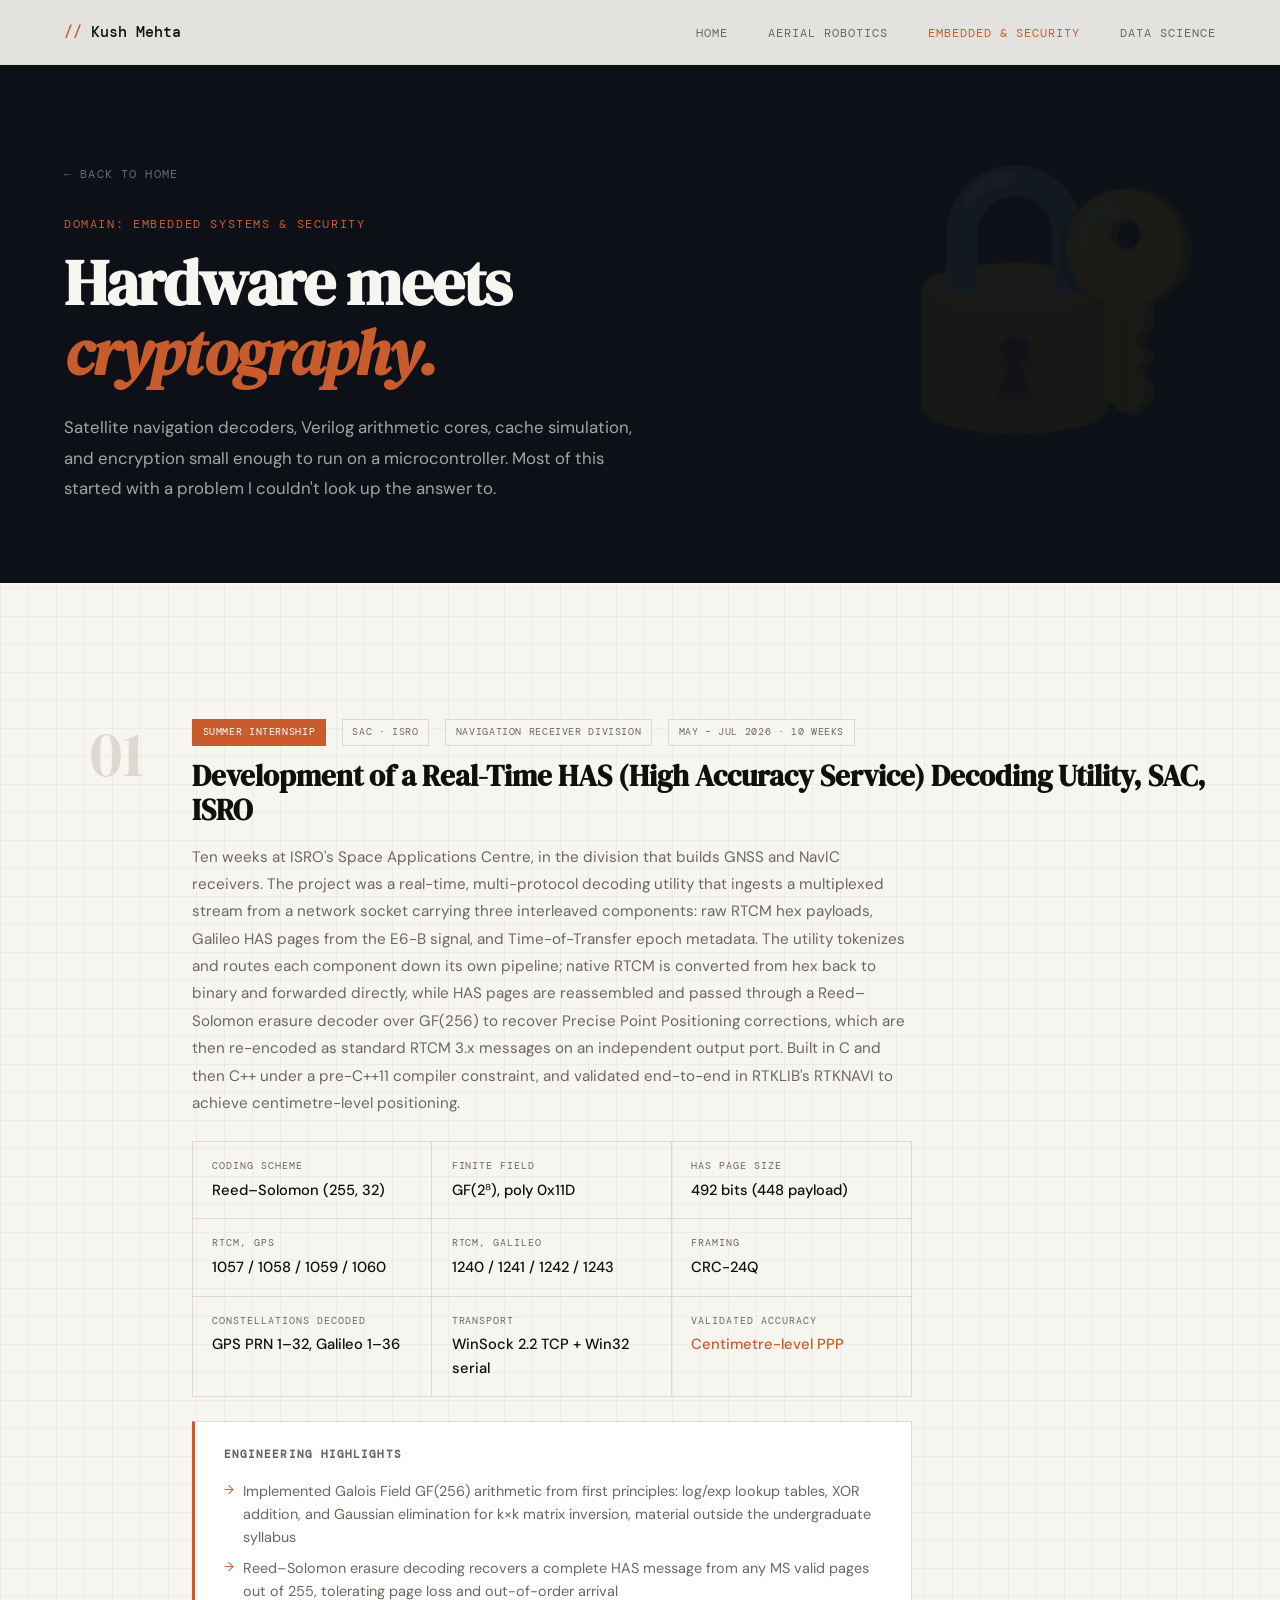
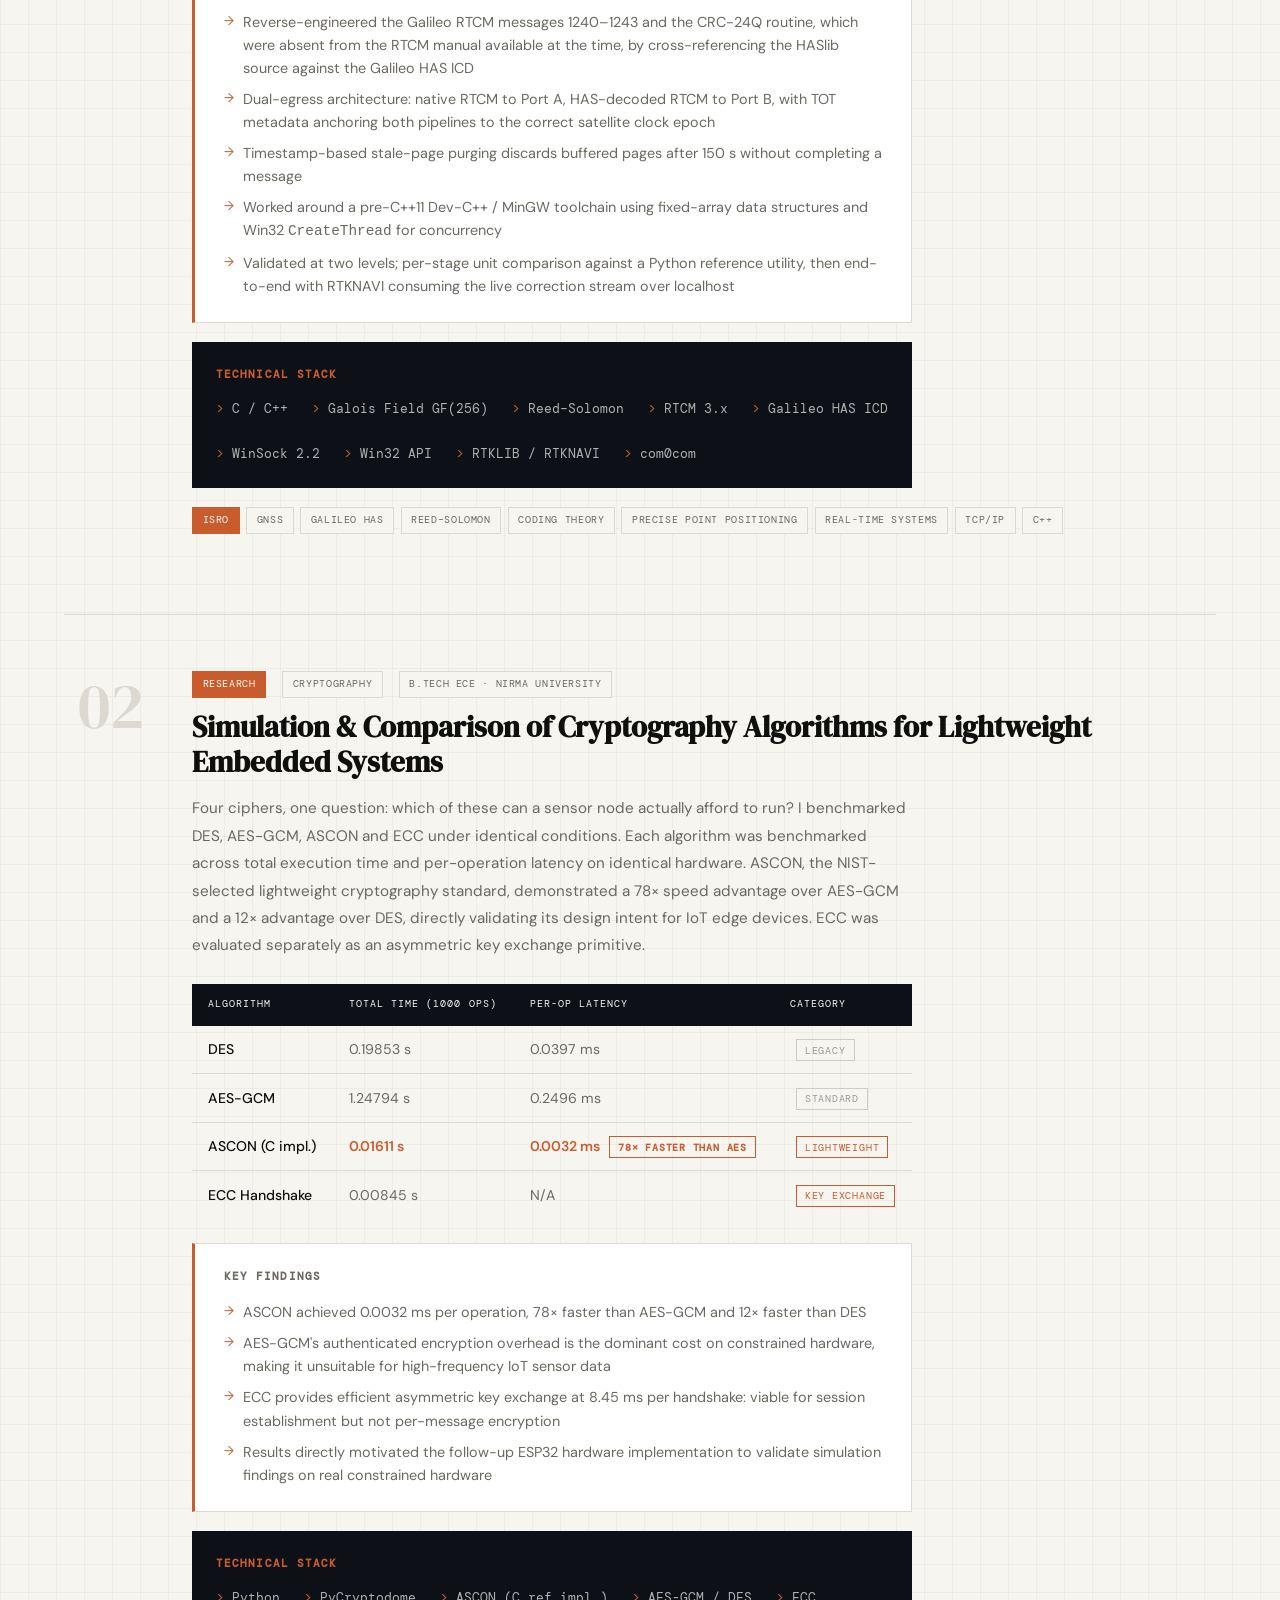
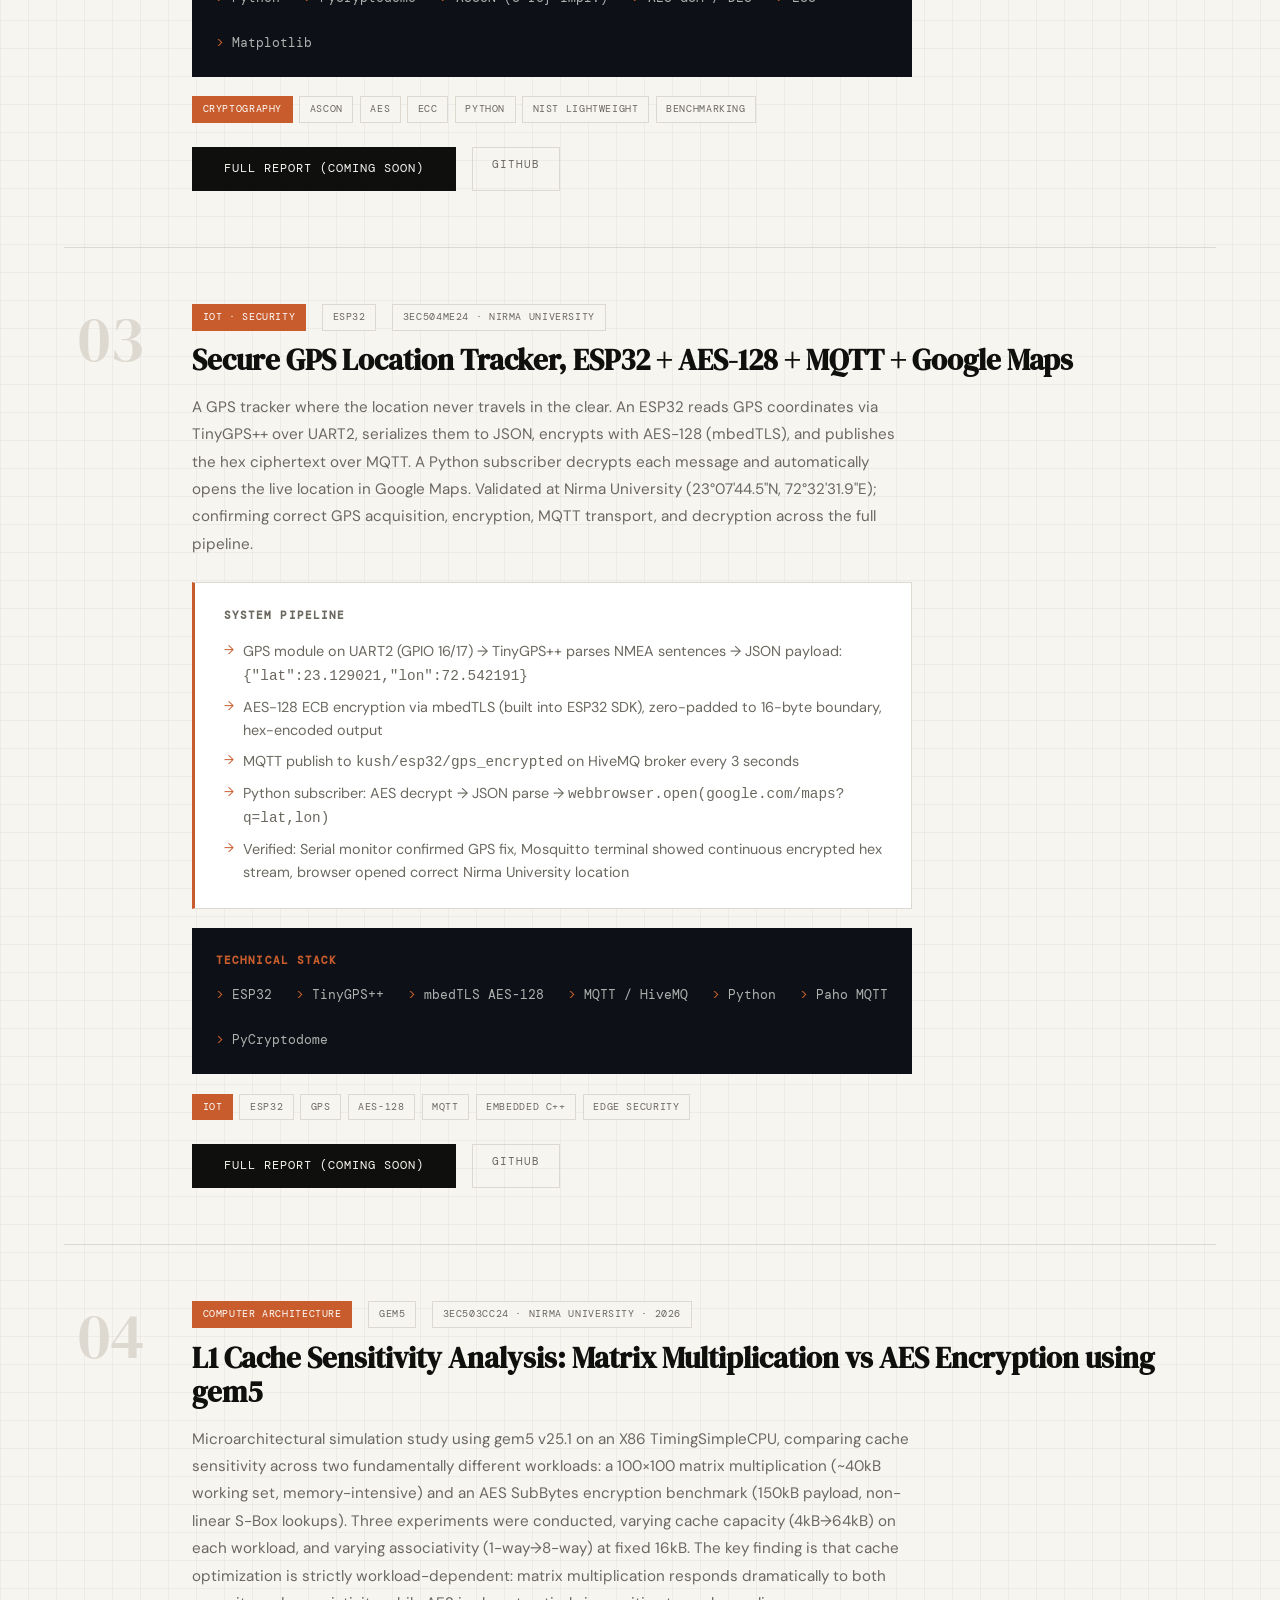
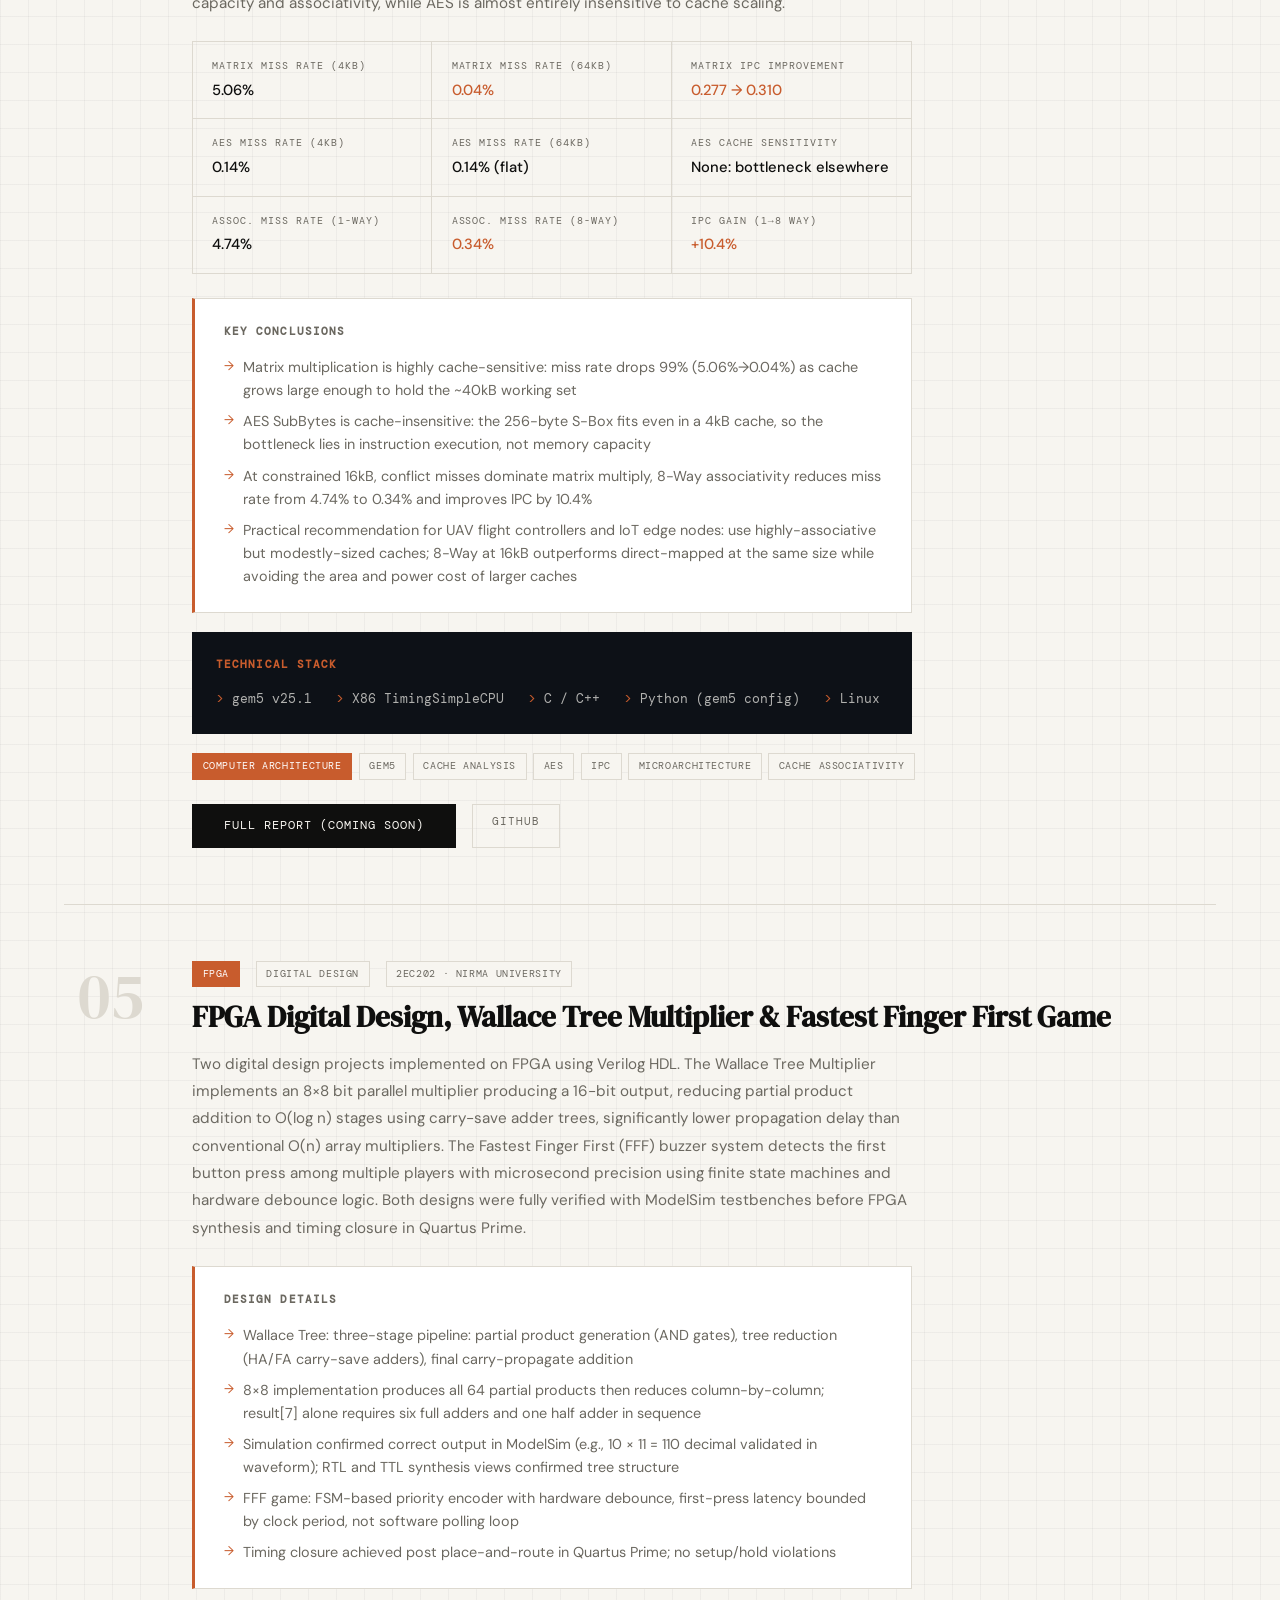
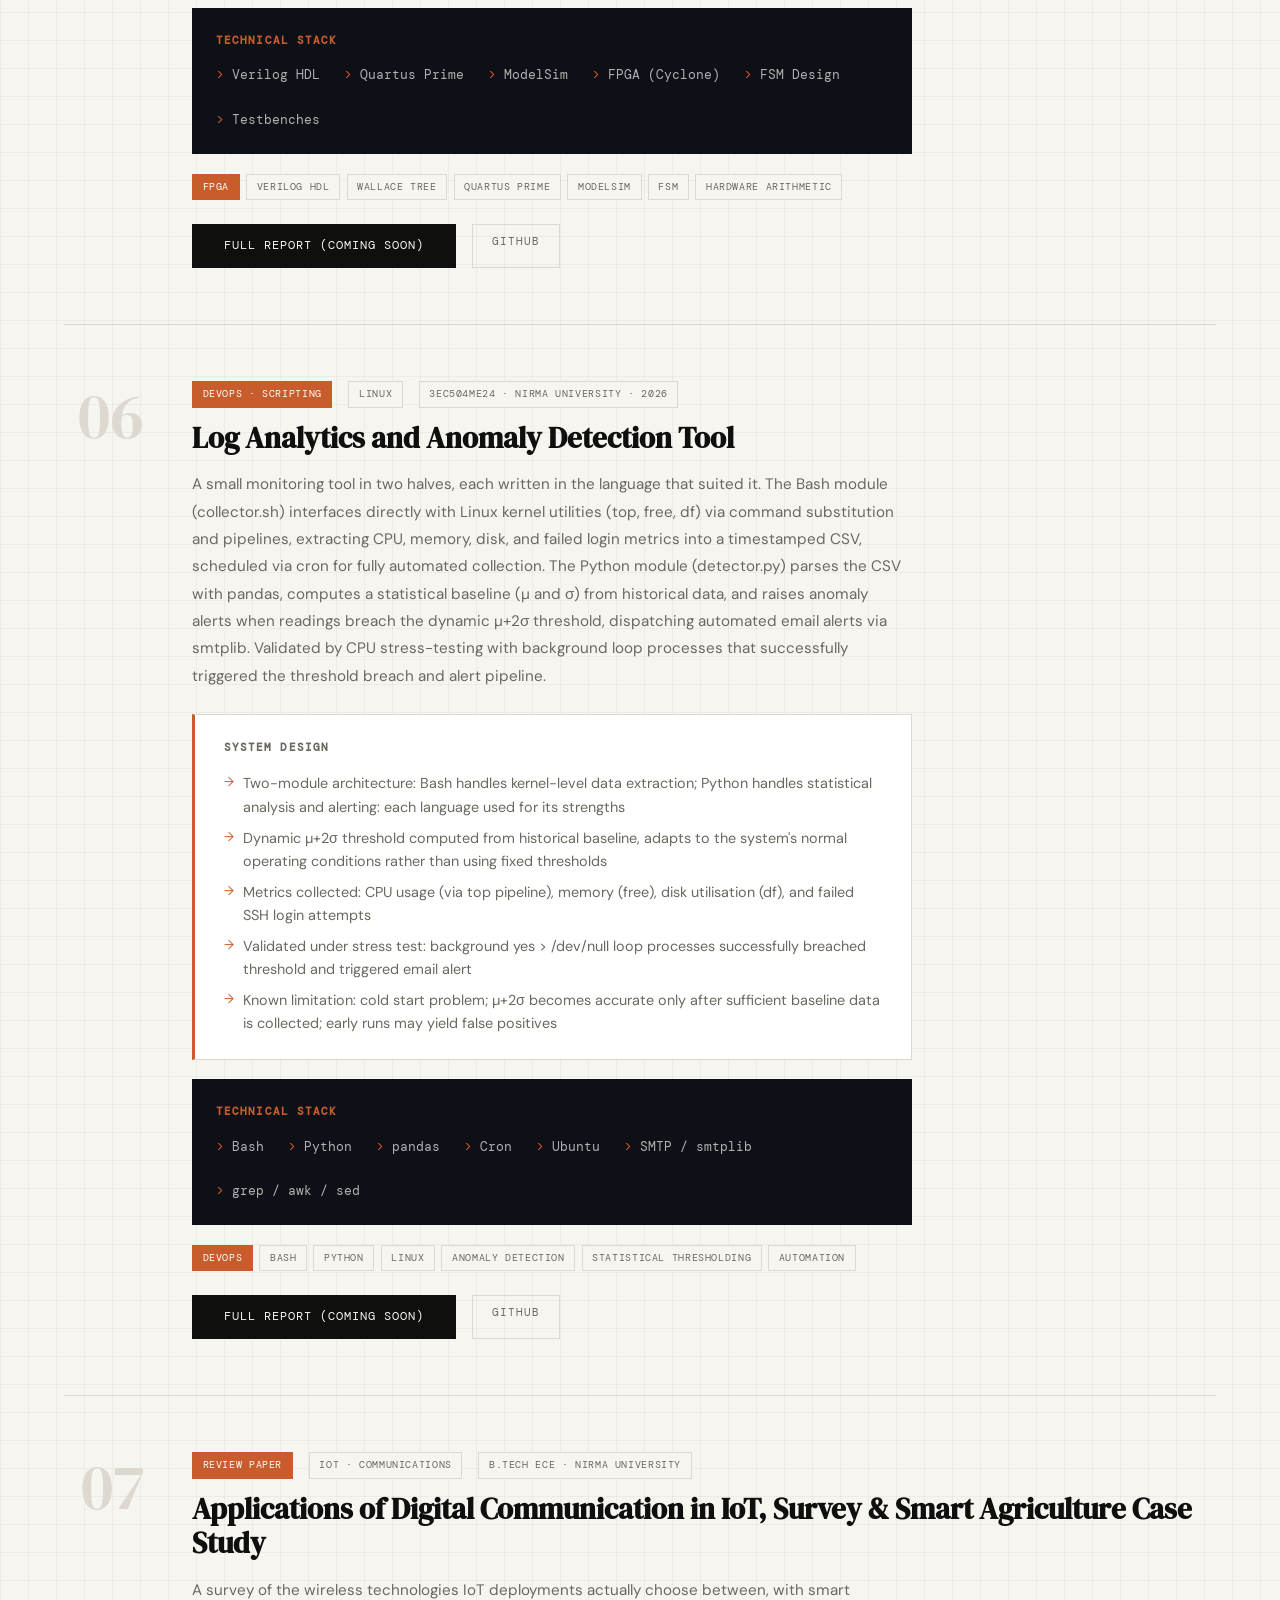
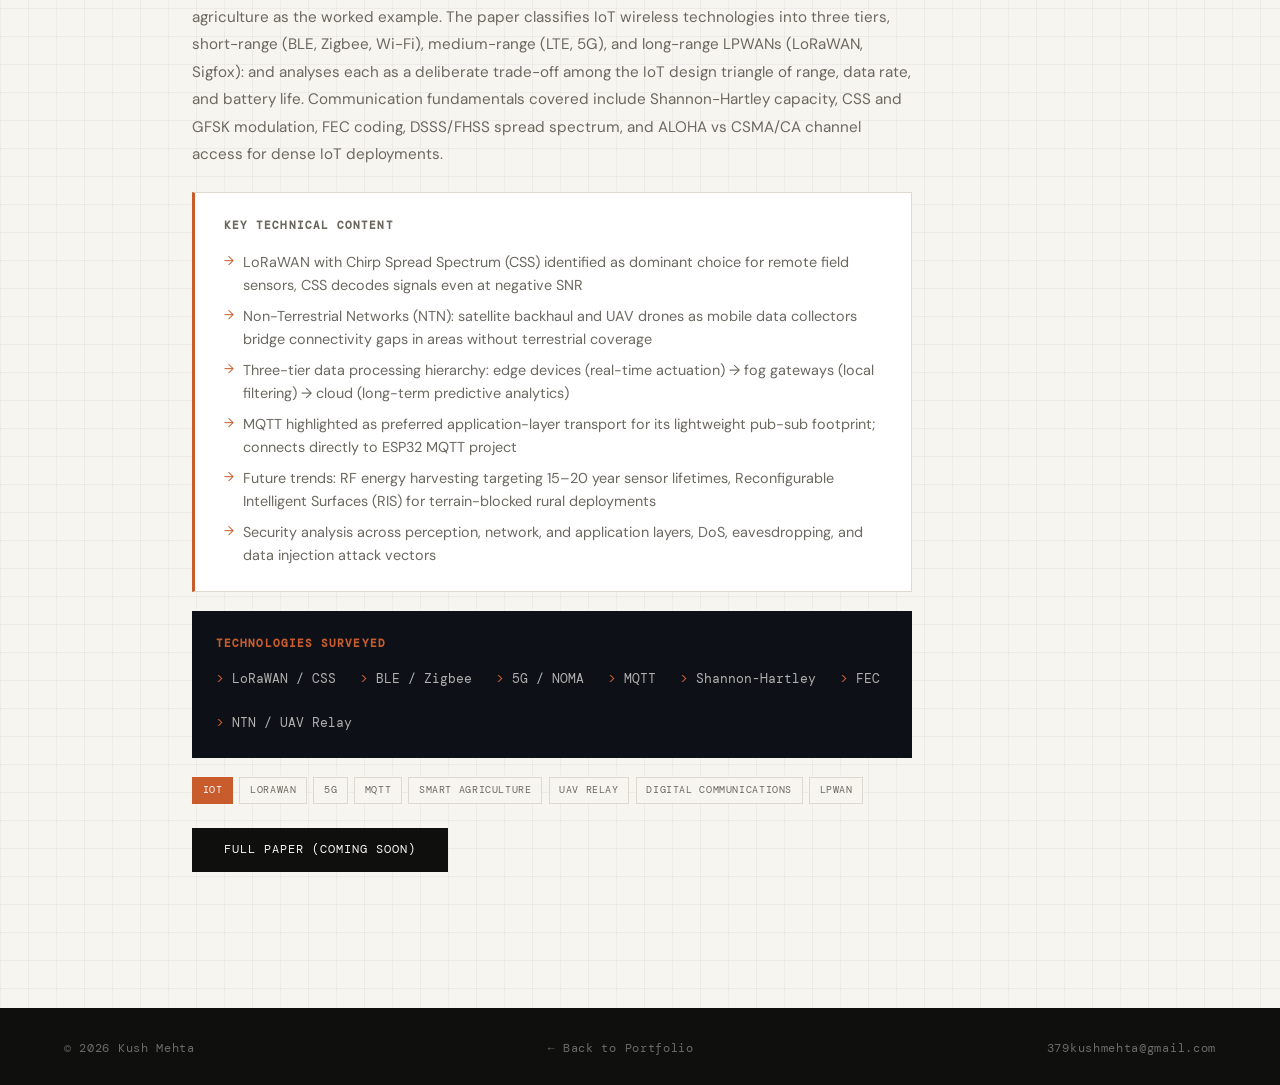
<file: projects-embedded.html>
<!DOCTYPE html>
<html lang="en">
<head>
  <meta charset="UTF-8"/>
  <meta name="viewport" content="width=device-width, initial-scale=1.0"/>
  <title>Embedded Systems &amp; Security: Kush Mehta</title>
  <meta name="description" content="Real-time Galileo HAS decoder built at SAC/ISRO, lightweight cryptography benchmarking (ASCON, AES, DES, ECC), ESP32 secure GPS telemetry, gem5 cache analysis, and FPGA digital design by Kush Mehta."/>
  <link rel="icon" href="data:image/svg+xml,%3Csvg xmlns='http://www.w3.org/2000/svg' viewBox='0 0 100 100'%3E%3Crect width='100' height='100' fill='%230F0F0E'/%3E%3Ctext x='50' y='70' font-size='60' font-family='serif' fill='%23C85C2D' text-anchor='middle'%3EK%3C/text%3E%3C/svg%3E"/>
  <link href="https://fonts.googleapis.com/css2?family=DM+Serif+Display:ital@0;1&family=DM+Mono:wght@300;400;500&family=DM+Sans:wght@300;400;500&display=swap" rel="stylesheet"/>
  <link rel="stylesheet" href="style.css"/>
  <style>
    .page-hero { padding: 10rem 4rem 5rem; background: #0D1117; color: var(--bg); position: relative; overflow: hidden; }
    .page-hero::before { content: '🔐'; position: absolute; right: 4rem; top: 50%; transform: translateY(-50%); font-size: 16rem; opacity: 0.05; line-height: 1; }
    .back-link { font-family: 'DM Mono', monospace; font-size: 0.72rem; letter-spacing: 0.1em; text-transform: uppercase; color: rgba(247,245,240,0.4); text-decoration: none; display: inline-flex; align-items: center; gap: 0.5rem; margin-bottom: 2rem; transition: color 0.2s; }
    .back-link:hover { color: var(--accent); }
    .page-label { font-family: 'DM Mono', monospace; font-size: 0.72rem; letter-spacing: 0.14em; text-transform: uppercase; color: var(--accent); margin-bottom: 0.8rem; }
    .page-title { font-family: 'DM Serif Display', serif; font-size: clamp(2.5rem, 5vw, 4rem); line-height: 1.1; letter-spacing: -0.02em; margin-bottom: 1.5rem; }
    .page-title em { font-style: italic; color: var(--accent); }
    .page-intro { font-size: 1.05rem; color: rgba(247,245,240,0.65); max-width: 600px; line-height: 1.8; }
    .projects-list { padding: 5rem 4rem; }
    .project-entry { display: grid; grid-template-columns: auto 1fr; gap: 3rem; padding: 3.5rem 0; border-bottom: 1px solid var(--border); }
    .project-entry:last-child { border-bottom: none; }
    .project-entry[id] { scroll-margin-top: 100px; }
    .project-num-big { font-family: 'DM Serif Display', serif; font-size: 4rem; color: var(--border); line-height: 1; padding-top: 0.2rem; width: 80px; text-align: right; flex-shrink: 0; }
    .project-meta { display: flex; align-items: center; gap: 1rem; margin-bottom: 0.8rem; flex-wrap: wrap; }
    .project-title-big { font-family: 'DM Serif Display', serif; font-size: 1.8rem; line-height: 1.2; margin-bottom: 1rem; }
    .project-abstract { font-size: 0.95rem; color: var(--muted); line-height: 1.8; margin-bottom: 1.5rem; max-width: 720px; }
    .project-tags { display: flex; flex-wrap: wrap; gap: 0.4rem; margin-bottom: 1.5rem; }
    .project-actions { display: flex; gap: 1rem; flex-wrap: wrap; }
    .tech-breakdown { background: #0D1117; color: var(--bg); padding: 1.5rem; margin-top: 1.2rem; max-width: 720px; }
    .tech-breakdown h4 { font-family: 'DM Mono', monospace; font-size: 0.68rem; letter-spacing: 0.1em; text-transform: uppercase; color: var(--accent); margin-bottom: 1rem; }
    .tech-row { display: flex; gap: 1.5rem; flex-wrap: wrap; }
    .tech-item { font-family: 'DM Mono', monospace; font-size: 0.8rem; color: rgba(247,245,240,0.7); }
    .tech-item::before { content: '> '; color: var(--accent); }
    .bench-table { width: 100%; max-width: 720px; border-collapse: collapse; margin: 1.5rem 0; font-size: 0.88rem; }
    .bench-table thead tr { background: #0D1117; color: var(--bg); }
    .bench-table thead th { font-family: 'DM Mono', monospace; font-size: 0.65rem; letter-spacing: 0.1em; text-transform: uppercase; padding: 0.8rem 1rem; text-align: left; font-weight: 400; }
    .bench-table tbody tr { border-bottom: 1px solid var(--border); }
    .bench-table tbody tr:last-child { border-bottom: none; }
    .bench-table tbody td { padding: 0.75rem 1rem; color: var(--muted); }
    .bench-table tbody td:first-child { color: var(--ink); font-weight: 500; }
    .bench-table .winner { color: var(--accent); font-weight: 600; }
    .bench-table .badge { display: inline-block; font-family: 'DM Mono', monospace; font-size: 0.6rem; letter-spacing: 0.08em; text-transform: uppercase; padding: 0.15rem 0.5rem; border: 1px solid currentColor; margin-left: 0.4rem; vertical-align: middle; }
    .bench-table .badge.best { color: var(--accent); border-color: var(--accent); }
    .bench-table .badge.legacy { color: #999; border-color: #ccc; }
    .highlights-box { background: var(--card); border: 1px solid var(--border); border-left: 3px solid var(--accent); padding: 1.5rem 1.8rem; margin: 1.2rem 0; max-width: 720px; }
    .highlights-box h4 { font-family: 'DM Mono', monospace; font-size: 0.68rem; letter-spacing: 0.1em; text-transform: uppercase; color: var(--muted); margin-bottom: 1rem; }
    .highlights-box ul { list-style: none; padding: 0; margin: 0; display: flex; flex-direction: column; gap: 0.5rem; }
    .highlights-box ul li { font-size: 0.9rem; color: var(--muted); line-height: 1.6; padding-left: 1.2rem; position: relative; }
    .highlights-box ul li::before { content: '→'; position: absolute; left: 0; color: var(--accent); font-size: 0.8rem; }
    .results-grid { display: grid; grid-template-columns: repeat(3, 1fr); gap: 0; border: 1px solid var(--border); margin: 1.5rem 0; max-width: 720px; }
    .result-cell { padding: 1rem 1.2rem; border-right: 1px solid var(--border); border-bottom: 1px solid var(--border); }
    .result-cell:nth-child(3n) { border-right: none; }
    .result-cell:nth-last-child(-n+3) { border-bottom: none; }
    .result-label { font-family: 'DM Mono', monospace; font-size: 0.62rem; letter-spacing: 0.1em; text-transform: uppercase; color: var(--muted); margin-bottom: 0.3rem; }
    .result-value { font-size: 0.92rem; font-weight: 500; color: var(--ink); }
    .result-value.accent { color: var(--accent); }
    @media (max-width: 900px) {
      .page-hero { padding: 8rem 1.5rem 3rem; }
      .projects-list { padding: 3rem 1.5rem; }
      .project-entry { grid-template-columns: 1fr; gap: 1rem; }
      .project-num-big { font-size: 2rem; width: auto; text-align: left; }
      .results-grid { grid-template-columns: repeat(2, 1fr); }
    }
  </style>
</head>
<body>
<nav>
  <a href="index.html" class="nav-logo">Kush Mehta</a>
  <ul class="nav-links">
    <li><a href="index.html">Home</a></li>
    <li><a href="projects-aerial.html">Aerial Robotics</a></li>
    <li><a href="projects-embedded.html" class="active">Embedded &amp; Security</a></li>
    <li><a href="projects-data.html">Data Science</a></li>
  </ul>
</nav>

<div class="page-hero">
  <a href="index.html" class="back-link">← Back to Home</a>
  <p class="page-label">Domain: Embedded Systems &amp; Security</p>
  <h1 class="page-title">Hardware meets<br/><em>cryptography.</em></h1>
  <p class="page-intro">Satellite navigation decoders, Verilog arithmetic cores, cache simulation, and encryption small enough to run on a microcontroller. Most of this started with a problem I couldn't look up the answer to.</p>
</div>

<div class="projects-list">

  <!-- 01 ISRO HAS Decoder -->
  <div class="project-entry" id="isro">
    <div class="project-num-big">01</div>
    <div class="project-content">
      <div class="project-meta">
        <span class="tag accent">Summer Internship</span>
        <span class="tag">SAC · ISRO</span>
        <span class="tag">Navigation Receiver Division</span>
        <span class="tag">May – Jul 2026 · 10 Weeks</span>
      </div>
      <h2 class="project-title-big">Development of a Real-Time HAS (High Accuracy Service) Decoding Utility, SAC, ISRO</h2>
      <p class="project-abstract">Ten weeks at ISRO's Space Applications Centre, in the division that builds GNSS and NavIC receivers. The project was a real-time, multi-protocol decoding utility that ingests a multiplexed stream from a network socket carrying three interleaved components: raw RTCM hex payloads, Galileo HAS pages from the E6-B signal, and Time-of-Transfer epoch metadata. The utility tokenizes and routes each component down its own pipeline; native RTCM is converted from hex back to binary and forwarded directly, while HAS pages are reassembled and passed through a Reed–Solomon erasure decoder over GF(256) to recover Precise Point Positioning corrections, which are then re-encoded as standard RTCM 3.x messages on an independent output port. Built in C and then C++ under a pre-C++11 compiler constraint, and validated end-to-end in RTKLIB's RTKNAVI to achieve centimetre-level positioning.</p>

      <div class="results-grid">
        <div class="result-cell"><div class="result-label">Coding Scheme</div><div class="result-value">Reed–Solomon (255, 32)</div></div>
        <div class="result-cell"><div class="result-label">Finite Field</div><div class="result-value">GF(2⁸), poly 0x11D</div></div>
        <div class="result-cell"><div class="result-label">HAS Page Size</div><div class="result-value">492 bits (448 payload)</div></div>
        <div class="result-cell"><div class="result-label">RTCM, GPS</div><div class="result-value">1057 / 1058 / 1059 / 1060</div></div>
        <div class="result-cell"><div class="result-label">RTCM, Galileo</div><div class="result-value">1240 / 1241 / 1242 / 1243</div></div>
        <div class="result-cell"><div class="result-label">Framing</div><div class="result-value">CRC-24Q</div></div>
        <div class="result-cell"><div class="result-label">Constellations Decoded</div><div class="result-value">GPS PRN 1–32, Galileo 1–36</div></div>
        <div class="result-cell"><div class="result-label">Transport</div><div class="result-value">WinSock 2.2 TCP + Win32 serial</div></div>
        <div class="result-cell"><div class="result-label">Validated Accuracy</div><div class="result-value accent">Centimetre-level PPP</div></div>
      </div>

      <div class="highlights-box">
        <h4>Engineering Highlights</h4>
        <ul>
          <li>Implemented Galois Field GF(256) arithmetic from first principles: log/exp lookup tables, XOR addition, and Gaussian elimination for k×k matrix inversion, material outside the undergraduate syllabus</li>
          <li>Reed–Solomon erasure decoding recovers a complete HAS message from any MS valid pages out of 255, tolerating page loss and out-of-order arrival</li>
          <li>Reverse-engineered the Galileo RTCM messages 1240–1243 and the CRC-24Q routine, which were absent from the RTCM manual available at the time, by cross-referencing the HASlib source against the Galileo HAS ICD</li>
          <li>Dual-egress architecture: native RTCM to Port A, HAS-decoded RTCM to Port B, with TOT metadata anchoring both pipelines to the correct satellite clock epoch</li>
          <li>Timestamp-based stale-page purging discards buffered pages after 150 s without completing a message</li>
          <li>Worked around a pre-C++11 Dev-C++ / MinGW toolchain using fixed-array data structures and Win32 <code>CreateThread</code> for concurrency</li>
          <li>Validated at two levels; per-stage unit comparison against a Python reference utility, then end-to-end with RTKNAVI consuming the live correction stream over localhost</li>
        </ul>
      </div>
      <div class="tech-breakdown">
        <h4>Technical Stack</h4>
        <div class="tech-row">
          <span class="tech-item">C / C++</span><span class="tech-item">Galois Field GF(256)</span><span class="tech-item">Reed–Solomon</span><span class="tech-item">RTCM 3.x</span><span class="tech-item">Galileo HAS ICD</span><span class="tech-item">WinSock 2.2</span><span class="tech-item">Win32 API</span><span class="tech-item">RTKLIB / RTKNAVI</span><span class="tech-item">com0com</span>
        </div>
      </div>
      <div style="margin-top:1.2rem;">
        <div class="project-tags">
          <span class="tag accent">ISRO</span><span class="tag">GNSS</span><span class="tag">Galileo HAS</span><span class="tag">Reed–Solomon</span><span class="tag">Coding Theory</span><span class="tag">Precise Point Positioning</span><span class="tag">Real-Time Systems</span><span class="tag">TCP/IP</span><span class="tag">C++</span>
        </div>
      </div>
      <!-- TODO: confirm the internship report may be published publicly before linking it here. -->
    </div>
  </div>

  <!-- 02 Crypto Simulation -->
  <div class="project-entry">
    <div class="project-num-big">02</div>
    <div class="project-content">
      <div class="project-meta">
        <span class="tag accent">Research</span>
        <span class="tag">Cryptography</span>
        <span class="tag">B.Tech ECE · Nirma University</span>
      </div>
      <h2 class="project-title-big">Simulation &amp; Comparison of Cryptography Algorithms for Lightweight Embedded Systems</h2>
      <p class="project-abstract">Four ciphers, one question: which of these can a sensor node actually afford to run? I benchmarked DES, AES-GCM, ASCON and ECC under identical conditions. Each algorithm was benchmarked across total execution time and per-operation latency on identical hardware. ASCON, the NIST-selected lightweight cryptography standard, demonstrated a 78× speed advantage over AES-GCM and a 12× advantage over DES, directly validating its design intent for IoT edge devices. ECC was evaluated separately as an asymmetric key exchange primitive.</p>

      <table class="bench-table">
        <thead>
          <tr><th>Algorithm</th><th>Total Time (1000 ops)</th><th>Per-Op Latency</th><th>Category</th></tr>
        </thead>
        <tbody>
          <tr><td>DES</td><td>0.19853 s</td><td>0.0397 ms</td><td><span class="badge legacy">Legacy</span></td></tr>
          <tr><td>AES-GCM</td><td>1.24794 s</td><td>0.2496 ms</td><td><span class="badge legacy">Standard</span></td></tr>
          <tr><td class="winner">ASCON (C impl.)</td><td class="winner">0.01611 s</td><td class="winner">0.0032 ms <span class="badge best">78× faster than AES</span></td><td><span class="badge best">Lightweight</span></td></tr>
          <tr><td>ECC Handshake</td><td>0.00845 s</td><td>N/A</td><td><span class="badge best">Key Exchange</span></td></tr>
        </tbody>
      </table>

      <div class="highlights-box">
        <h4>Key Findings</h4>
        <ul>
          <li>ASCON achieved 0.0032 ms per operation, 78× faster than AES-GCM and 12× faster than DES</li>
          <li>AES-GCM's authenticated encryption overhead is the dominant cost on constrained hardware, making it unsuitable for high-frequency IoT sensor data</li>
          <li>ECC provides efficient asymmetric key exchange at 8.45 ms per handshake: viable for session establishment but not per-message encryption</li>
          <li>Results directly motivated the follow-up ESP32 hardware implementation to validate simulation findings on real constrained hardware</li>
        </ul>
      </div>
      <div class="tech-breakdown">
        <h4>Technical Stack</h4>
        <div class="tech-row">
          <span class="tech-item">Python</span><span class="tech-item">PyCryptodome</span><span class="tech-item">ASCON (C ref impl.)</span><span class="tech-item">AES-GCM / DES</span><span class="tech-item">ECC</span><span class="tech-item">Matplotlib</span>
        </div>
      </div>
      <div style="margin-top:1.2rem;">
        <div class="project-tags">
          <span class="tag accent">Cryptography</span><span class="tag">ASCON</span><span class="tag">AES</span><span class="tag">ECC</span><span class="tag">Python</span><span class="tag">NIST Lightweight</span><span class="tag">Benchmarking</span>
        </div>
      </div>
      <div class="project-actions"><a href="#" class="btn btn-primary">Full Report (Coming Soon)</a><a href="https://github.com/Kush-Git-379/crypto-algorithm-benchmark" target="_blank" class="btn-small">GitHub</a></div>
    </div>
  </div>

  <!-- 03 ESP32 GPS Tracker -->
  <div class="project-entry">
    <div class="project-num-big">03</div>
    <div class="project-content">
      <div class="project-meta">
        <span class="tag accent">IoT · Security</span><span class="tag">ESP32</span><span class="tag">3EC504ME24 · Nirma University</span>
      </div>
      <h2 class="project-title-big">Secure GPS Location Tracker, ESP32 + AES-128 + MQTT + Google Maps</h2>
      <p class="project-abstract">A GPS tracker where the location never travels in the clear. An ESP32 reads GPS coordinates via TinyGPS++ over UART2, serializes them to JSON, encrypts with AES-128 (mbedTLS), and publishes the hex ciphertext over MQTT. A Python subscriber decrypts each message and automatically opens the live location in Google Maps. Validated at Nirma University (23°07'44.5"N, 72°32'31.9"E); confirming correct GPS acquisition, encryption, MQTT transport, and decryption across the full pipeline.</p>
      <div class="highlights-box">
        <h4>System Pipeline</h4>
        <ul>
          <li>GPS module on UART2 (GPIO 16/17) → TinyGPS++ parses NMEA sentences → JSON payload: <code>{"lat":23.129021,"lon":72.542191}</code></li>
          <li>AES-128 ECB encryption via mbedTLS (built into ESP32 SDK), zero-padded to 16-byte boundary, hex-encoded output</li>
          <li>MQTT publish to <code>kush/esp32/gps_encrypted</code> on HiveMQ broker every 3 seconds</li>
          <li>Python subscriber: AES decrypt → JSON parse → <code>webbrowser.open(google.com/maps?q=lat,lon)</code></li>
          <li>Verified: Serial monitor confirmed GPS fix, Mosquitto terminal showed continuous encrypted hex stream, browser opened correct Nirma University location</li>
        </ul>
      </div>
      <div class="tech-breakdown">
        <h4>Technical Stack</h4>
        <div class="tech-row">
          <span class="tech-item">ESP32</span><span class="tech-item">TinyGPS++</span><span class="tech-item">mbedTLS AES-128</span><span class="tech-item">MQTT / HiveMQ</span><span class="tech-item">Python</span><span class="tech-item">Paho MQTT</span><span class="tech-item">PyCryptodome</span>
        </div>
      </div>
      <div style="margin-top:1.2rem;">
        <div class="project-tags">
          <span class="tag accent">IoT</span><span class="tag">ESP32</span><span class="tag">GPS</span><span class="tag">AES-128</span><span class="tag">MQTT</span><span class="tag">Embedded C++</span><span class="tag">Edge Security</span>
        </div>
      </div>
      <div class="project-actions"><a href="#" class="btn btn-primary">Full Report (Coming Soon)</a><a href="https://github.com/Kush-Git-379/esp32-gps-encryption-tracker" target="_blank" class="btn-small">GitHub</a></div>
    </div>
  </div>

  <!-- 04 gem5 -->
  <div class="project-entry">
    <div class="project-num-big">04</div>
    <div class="project-content">
      <div class="project-meta">
        <span class="tag accent">Computer Architecture</span><span class="tag">gem5</span><span class="tag">3EC503CC24 · Nirma University · 2026</span>
      </div>
      <h2 class="project-title-big">L1 Cache Sensitivity Analysis: Matrix Multiplication vs AES Encryption using gem5</h2>
      <p class="project-abstract">Microarchitectural simulation study using gem5 v25.1 on an X86 TimingSimpleCPU, comparing cache sensitivity across two fundamentally different workloads: a 100×100 matrix multiplication (~40kB working set, memory-intensive) and an AES SubBytes encryption benchmark (150kB payload, non-linear S-Box lookups). Three experiments were conducted, varying cache capacity (4kB→64kB) on each workload, and varying associativity (1-way→8-way) at fixed 16kB. The key finding is that cache optimization is strictly workload-dependent: matrix multiplication responds dramatically to both capacity and associativity, while AES is almost entirely insensitive to cache scaling.</p>

      <div class="results-grid">
        <div class="result-cell"><div class="result-label">Matrix Miss Rate (4kB)</div><div class="result-value">5.06%</div></div>
        <div class="result-cell"><div class="result-label">Matrix Miss Rate (64kB)</div><div class="result-value accent">0.04%</div></div>
        <div class="result-cell"><div class="result-label">Matrix IPC Improvement</div><div class="result-value accent">0.277 → 0.310</div></div>
        <div class="result-cell"><div class="result-label">AES Miss Rate (4kB)</div><div class="result-value">0.14%</div></div>
        <div class="result-cell"><div class="result-label">AES Miss Rate (64kB)</div><div class="result-value">0.14% (flat)</div></div>
        <div class="result-cell"><div class="result-label">AES Cache Sensitivity</div><div class="result-value">None: bottleneck elsewhere</div></div>
        <div class="result-cell"><div class="result-label">Assoc. Miss Rate (1-Way)</div><div class="result-value">4.74%</div></div>
        <div class="result-cell"><div class="result-label">Assoc. Miss Rate (8-Way)</div><div class="result-value accent">0.34%</div></div>
        <div class="result-cell"><div class="result-label">IPC Gain (1→8 Way)</div><div class="result-value accent">+10.4%</div></div>
      </div>

      <div class="highlights-box">
        <h4>Key Conclusions</h4>
        <ul>
          <li>Matrix multiplication is highly cache-sensitive: miss rate drops 99% (5.06%→0.04%) as cache grows large enough to hold the ~40kB working set</li>
          <li>AES SubBytes is cache-insensitive: the 256-byte S-Box fits even in a 4kB cache, so the bottleneck lies in instruction execution, not memory capacity</li>
          <li>At constrained 16kB, conflict misses dominate matrix multiply, 8-Way associativity reduces miss rate from 4.74% to 0.34% and improves IPC by 10.4%</li>
          <li>Practical recommendation for UAV flight controllers and IoT edge nodes: use highly-associative but modestly-sized caches; 8-Way at 16kB outperforms direct-mapped at the same size while avoiding the area and power cost of larger caches</li>
        </ul>
      </div>
      <div class="tech-breakdown">
        <h4>Technical Stack</h4>
        <div class="tech-row">
          <span class="tech-item">gem5 v25.1</span><span class="tech-item">X86 TimingSimpleCPU</span><span class="tech-item">C / C++</span><span class="tech-item">Python (gem5 config)</span><span class="tech-item">Linux</span>
        </div>
      </div>
      <div style="margin-top:1.2rem;">
        <div class="project-tags">
          <span class="tag accent">Computer Architecture</span><span class="tag">gem5</span><span class="tag">Cache Analysis</span><span class="tag">AES</span><span class="tag">IPC</span><span class="tag">Microarchitecture</span><span class="tag">Cache Associativity</span>
        </div>
      </div>
      <div class="project-actions"><a href="#" class="btn btn-primary">Full Report (Coming Soon)</a><a href="#" class="btn-small">GitHub</a></div>
    </div>
  </div>

  <!-- 05 FPGA -->
  <div class="project-entry">
    <div class="project-num-big">05</div>
    <div class="project-content">
      <div class="project-meta">
        <span class="tag accent">FPGA</span><span class="tag">Digital Design</span><span class="tag">2EC202 · Nirma University</span>
      </div>
      <h2 class="project-title-big">FPGA Digital Design, Wallace Tree Multiplier &amp; Fastest Finger First Game</h2>
      <p class="project-abstract">Two digital design projects implemented on FPGA using Verilog HDL. The Wallace Tree Multiplier implements an 8×8 bit parallel multiplier producing a 16-bit output, reducing partial product addition to O(log n) stages using carry-save adder trees, significantly lower propagation delay than conventional O(n) array multipliers. The Fastest Finger First (FFF) buzzer system detects the first button press among multiple players with microsecond precision using finite state machines and hardware debounce logic. Both designs were fully verified with ModelSim testbenches before FPGA synthesis and timing closure in Quartus Prime.</p>
      <div class="highlights-box">
        <h4>Design Details</h4>
        <ul>
          <li>Wallace Tree: three-stage pipeline: partial product generation (AND gates), tree reduction (HA/FA carry-save adders), final carry-propagate addition</li>
          <li>8×8 implementation produces all 64 partial products then reduces column-by-column; result[7] alone requires six full adders and one half adder in sequence</li>
          <li>Simulation confirmed correct output in ModelSim (e.g., 10 × 11 = 110 decimal validated in waveform); RTL and TTL synthesis views confirmed tree structure</li>
          <li>FFF game: FSM-based priority encoder with hardware debounce, first-press latency bounded by clock period, not software polling loop</li>
          <li>Timing closure achieved post place-and-route in Quartus Prime; no setup/hold violations</li>
        </ul>
      </div>
      <div class="tech-breakdown">
        <h4>Technical Stack</h4>
        <div class="tech-row">
          <span class="tech-item">Verilog HDL</span><span class="tech-item">Quartus Prime</span><span class="tech-item">ModelSim</span><span class="tech-item">FPGA (Cyclone)</span><span class="tech-item">FSM Design</span><span class="tech-item">Testbenches</span>
        </div>
      </div>
      <div style="margin-top:1.2rem;">
        <div class="project-tags">
          <span class="tag accent">FPGA</span><span class="tag">Verilog HDL</span><span class="tag">Wallace Tree</span><span class="tag">Quartus Prime</span><span class="tag">ModelSim</span><span class="tag">FSM</span><span class="tag">Hardware Arithmetic</span>
        </div>
      </div>
      <div class="project-actions"><a href="#" class="btn btn-primary">Full Report (Coming Soon)</a><a href="#" class="btn-small">GitHub</a></div>
    </div>
  </div>

  <!-- 06 Log Analytics -->
  <div class="project-entry">
    <div class="project-num-big">06</div>
    <div class="project-content">
      <div class="project-meta">
        <span class="tag accent">DevOps · Scripting</span><span class="tag">Linux</span><span class="tag">3EC504ME24 · Nirma University · 2026</span>
      </div>
      <h2 class="project-title-big">Log Analytics and Anomaly Detection Tool</h2>
      <p class="project-abstract">A small monitoring tool in two halves, each written in the language that suited it. The Bash module (collector.sh) interfaces directly with Linux kernel utilities (top, free, df) via command substitution and pipelines, extracting CPU, memory, disk, and failed login metrics into a timestamped CSV, scheduled via cron for fully automated collection. The Python module (detector.py) parses the CSV with pandas, computes a statistical baseline (µ and σ) from historical data, and raises anomaly alerts when readings breach the dynamic µ+2σ threshold, dispatching automated email alerts via smtplib. Validated by CPU stress-testing with background loop processes that successfully triggered the threshold breach and alert pipeline.</p>
      <div class="highlights-box">
        <h4>System Design</h4>
        <ul>
          <li>Two-module architecture: Bash handles kernel-level data extraction; Python handles statistical analysis and alerting: each language used for its strengths</li>
          <li>Dynamic µ+2σ threshold computed from historical baseline, adapts to the system's normal operating conditions rather than using fixed thresholds</li>
          <li>Metrics collected: CPU usage (via top pipeline), memory (free), disk utilisation (df), and failed SSH login attempts</li>
          <li>Validated under stress test: background yes &gt; /dev/null loop processes successfully breached threshold and triggered email alert</li>
          <li>Known limitation: cold start problem; µ+2σ becomes accurate only after sufficient baseline data is collected; early runs may yield false positives</li>
        </ul>
      </div>
      <div class="tech-breakdown">
        <h4>Technical Stack</h4>
        <div class="tech-row">
          <span class="tech-item">Bash</span><span class="tech-item">Python</span><span class="tech-item">pandas</span><span class="tech-item">Cron</span><span class="tech-item">Ubuntu</span><span class="tech-item">SMTP / smtplib</span><span class="tech-item">grep / awk / sed</span>
        </div>
      </div>
      <div style="margin-top:1.2rem;">
        <div class="project-tags">
          <span class="tag accent">DevOps</span><span class="tag">Bash</span><span class="tag">Python</span><span class="tag">Linux</span><span class="tag">Anomaly Detection</span><span class="tag">Statistical Thresholding</span><span class="tag">Automation</span>
        </div>
      </div>
      <div class="project-actions"><a href="#" class="btn btn-primary">Full Report (Coming Soon)</a><a href="https://github.com/Kush-Git-379/log-analytics-anomaly-detection" target="_blank" class="btn-small">GitHub</a></div>
    </div>
  </div>

  <!-- 07 IoT Digital Communications -->
  <div class="project-entry">
    <div class="project-num-big">07</div>
    <div class="project-content">
      <div class="project-meta">
        <span class="tag accent">Review Paper</span><span class="tag">IoT · Communications</span><span class="tag">B.Tech ECE · Nirma University</span>
      </div>
      <h2 class="project-title-big">Applications of Digital Communication in IoT, Survey &amp; Smart Agriculture Case Study</h2>
      <p class="project-abstract">A survey of the wireless technologies IoT deployments actually choose between, with smart agriculture as the worked example. The paper classifies IoT wireless technologies into three tiers, short-range (BLE, Zigbee, Wi-Fi), medium-range (LTE, 5G), and long-range LPWANs (LoRaWAN, Sigfox): and analyses each as a deliberate trade-off among the IoT design triangle of range, data rate, and battery life. Communication fundamentals covered include Shannon-Hartley capacity, CSS and GFSK modulation, FEC coding, DSSS/FHSS spread spectrum, and ALOHA vs CSMA/CA channel access for dense IoT deployments.</p>
      <div class="highlights-box">
        <h4>Key Technical Content</h4>
        <ul>
          <li>LoRaWAN with Chirp Spread Spectrum (CSS) identified as dominant choice for remote field sensors, CSS decodes signals even at negative SNR</li>
          <li>Non-Terrestrial Networks (NTN): satellite backhaul and UAV drones as mobile data collectors bridge connectivity gaps in areas without terrestrial coverage</li>
          <li>Three-tier data processing hierarchy: edge devices (real-time actuation) → fog gateways (local filtering) → cloud (long-term predictive analytics)</li>
          <li>MQTT highlighted as preferred application-layer transport for its lightweight pub-sub footprint; connects directly to ESP32 MQTT project</li>
          <li>Future trends: RF energy harvesting targeting 15–20 year sensor lifetimes, Reconfigurable Intelligent Surfaces (RIS) for terrain-blocked rural deployments</li>
          <li>Security analysis across perception, network, and application layers, DoS, eavesdropping, and data injection attack vectors</li>
        </ul>
      </div>
      <div class="tech-breakdown">
        <h4>Technologies Surveyed</h4>
        <div class="tech-row">
          <span class="tech-item">LoRaWAN / CSS</span><span class="tech-item">BLE / Zigbee</span><span class="tech-item">5G / NOMA</span><span class="tech-item">MQTT</span><span class="tech-item">Shannon-Hartley</span><span class="tech-item">FEC</span><span class="tech-item">NTN / UAV Relay</span>
        </div>
      </div>
      <div style="margin-top:1.2rem;">
        <div class="project-tags">
          <span class="tag accent">IoT</span><span class="tag">LoRaWAN</span><span class="tag">5G</span><span class="tag">MQTT</span><span class="tag">Smart Agriculture</span><span class="tag">UAV Relay</span><span class="tag">Digital Communications</span><span class="tag">LPWAN</span>
        </div>
      </div>
      <div class="project-actions"><a href="#" class="btn btn-primary">Full Paper (Coming Soon)</a></div>
    </div>
  </div>

</div>

<footer>
  <span>© 2026 Kush Mehta</span>
  <a href="index.html">← Back to Portfolio</a>
  <a href="mailto:379kushmehta@gmail.com">379kushmehta@gmail.com</a>
</footer>
</body>
</html>
</file>
<file: style.css>
/* ===== SHARED STYLES ===== */
*, *::before, *::after { box-sizing: border-box; margin: 0; padding: 0; }

:root {
  --bg: #F7F5F0;
  --ink: #0F0F0E;
  --muted: #6B6860;
  --accent: #C85C2D;
  --accent2: #2D6BC8;
  --border: #DDD9D0;
  --card: #FFFFFF;
  --grid: rgba(15,15,14,0.04);
}

html { scroll-behavior: smooth; }

body {
  background: var(--bg);
  background-image:
    linear-gradient(var(--grid) 1px, transparent 1px),
    linear-gradient(90deg, var(--grid) 1px, transparent 1px);
  background-size: 28px 28px;
  color: var(--ink);
  font-family: 'DM Sans', sans-serif;
  font-size: 16px;
  line-height: 1.6;
  overflow-x: hidden;
}

/* NAV */
nav {
  position: fixed; top: 0; left: 0; right: 0;
  z-index: 100;
  display: flex; align-items: center; justify-content: space-between;
  padding: 1.2rem 4rem;
  background: rgba(247,245,240,0.92);
  backdrop-filter: blur(12px);
  border-bottom: 1px solid var(--border);
}
.nav-logo {
  font-family: 'DM Mono', monospace;
  font-size: 0.95rem;
  font-weight: 500;
  color: var(--ink);
  text-decoration: none;
}
.nav-logo::before { content: '// '; color: var(--accent); }
.nav-links { display: flex; gap: 2.5rem; list-style: none; }
.nav-links a {
  font-family: 'DM Mono', monospace;
  font-size: 0.78rem;
  letter-spacing: 0.08em;
  text-transform: uppercase;
  color: var(--muted);
  text-decoration: none;
  transition: color 0.2s;
}
.nav-links a:hover, .nav-links a.active { color: var(--accent); }

/* BUTTONS */
.btn {
  padding: 0.75rem 2rem;
  font-family: 'DM Mono', monospace;
  font-size: 0.78rem;
  letter-spacing: 0.08em;
  text-transform: uppercase;
  border: none; cursor: pointer;
  text-decoration: none;
  transition: all 0.2s;
  display: inline-block;
}
.btn-primary { background: var(--ink); color: var(--bg); }
.btn-primary:hover { background: var(--accent); }
.btn-outline { background: transparent; color: var(--ink); border: 1.5px solid var(--ink); }
.btn-outline:hover { border-color: var(--accent); color: var(--accent); }
.btn-small {
  padding: 0.5rem 1.2rem;
  font-family: 'DM Mono', monospace;
  font-size: 0.7rem;
  letter-spacing: 0.08em;
  text-transform: uppercase;
  text-decoration: none;
  border: 1.5px solid var(--border);
  color: var(--muted);
  transition: all 0.2s;
  display: inline-block;
}
.btn-small:hover { border-color: var(--accent); color: var(--accent); }
.btn-accent { background: var(--accent); color: #fff; }
.btn-accent:hover { background: var(--ink); }

/* FOCUS VISIBILITY */
a:focus-visible, .btn:focus-visible, .btn-small:focus-visible {
  outline: 2px solid var(--accent);
  outline-offset: 3px;
}
.skip-link {
  position: absolute; left: -9999px; top: 0; z-index: 200;
  background: var(--ink); color: var(--bg);
  padding: 0.75rem 1.5rem;
  font-family: 'DM Mono', monospace; font-size: 0.78rem;
  text-decoration: none;
}
.skip-link:focus { left: 0; }

/* SECTION LABELS */
.section-label {
  font-family: 'DM Mono', monospace;
  font-size: 0.72rem;
  letter-spacing: 0.14em;
  text-transform: uppercase;
  color: var(--accent);
  margin-bottom: 0.6rem;
}
.section-title {
  font-family: 'DM Serif Display', serif;
  font-size: clamp(2rem, 4vw, 3rem);
  line-height: 1.1;
  letter-spacing: -0.02em;
  margin-bottom: 3rem;
}
.divider {
  height: 1px;
  background: var(--border);
  margin: 0 4rem;
}

/* TAG */
.tag {
  font-family: 'DM Mono', monospace;
  font-size: 0.65rem;
  letter-spacing: 0.06em;
  padding: 0.25rem 0.6rem;
  background: var(--bg);
  border: 1px solid var(--border);
  color: var(--muted);
  text-transform: uppercase;
}
.tag.accent { background: var(--accent); color: white; border-color: var(--accent); }
.tag.blue { background: var(--accent2); color: white; border-color: var(--accent2); }

/* FOOTER */
footer {
  background: var(--ink);
  color: rgba(247,245,240,0.4);
  padding: 2rem 4rem;
  display: flex;
  justify-content: space-between;
  align-items: center;
  font-family: 'DM Mono', monospace;
  font-size: 0.72rem;
  letter-spacing: 0.06em;
}
footer a { color: rgba(247,245,240,0.4); text-decoration: none; }
footer a:hover { color: var(--accent); }

/* ANIMATIONS */
@keyframes fadeUp {
  from { opacity: 0; transform: translateY(24px); }
  to   { opacity: 1; transform: translateY(0); }
}
@keyframes fadeIn {
  from { opacity: 0; }
  to   { opacity: 1; }
}
.reveal {
  opacity: 0; transform: translateY(20px);
  transition: opacity 0.7s ease, transform 0.7s ease;
}
.reveal.visible { opacity: 1; transform: none; }

/* RESPONSIVE */
@media (max-width: 900px) {
  nav { padding: 1rem 1.5rem; flex-wrap: wrap; gap: 0.6rem; }
  .nav-links { gap: 1.1rem; flex-wrap: wrap; }
  .nav-links a { font-size: 0.7rem; letter-spacing: 0.05em; }
  .divider { margin: 0 1.5rem; }
  footer { padding: 1.5rem; flex-direction: column; gap: 0.5rem; text-align: center; }
}
@media (max-width: 520px) {
  .nav-logo { font-size: 1.05rem; }
  .nav-links { gap: 0.8rem; }
  .nav-links a { font-size: 0.64rem; }
  .btn { padding: 0.7rem 1.4rem; font-size: 0.72rem; }
}
</file>
